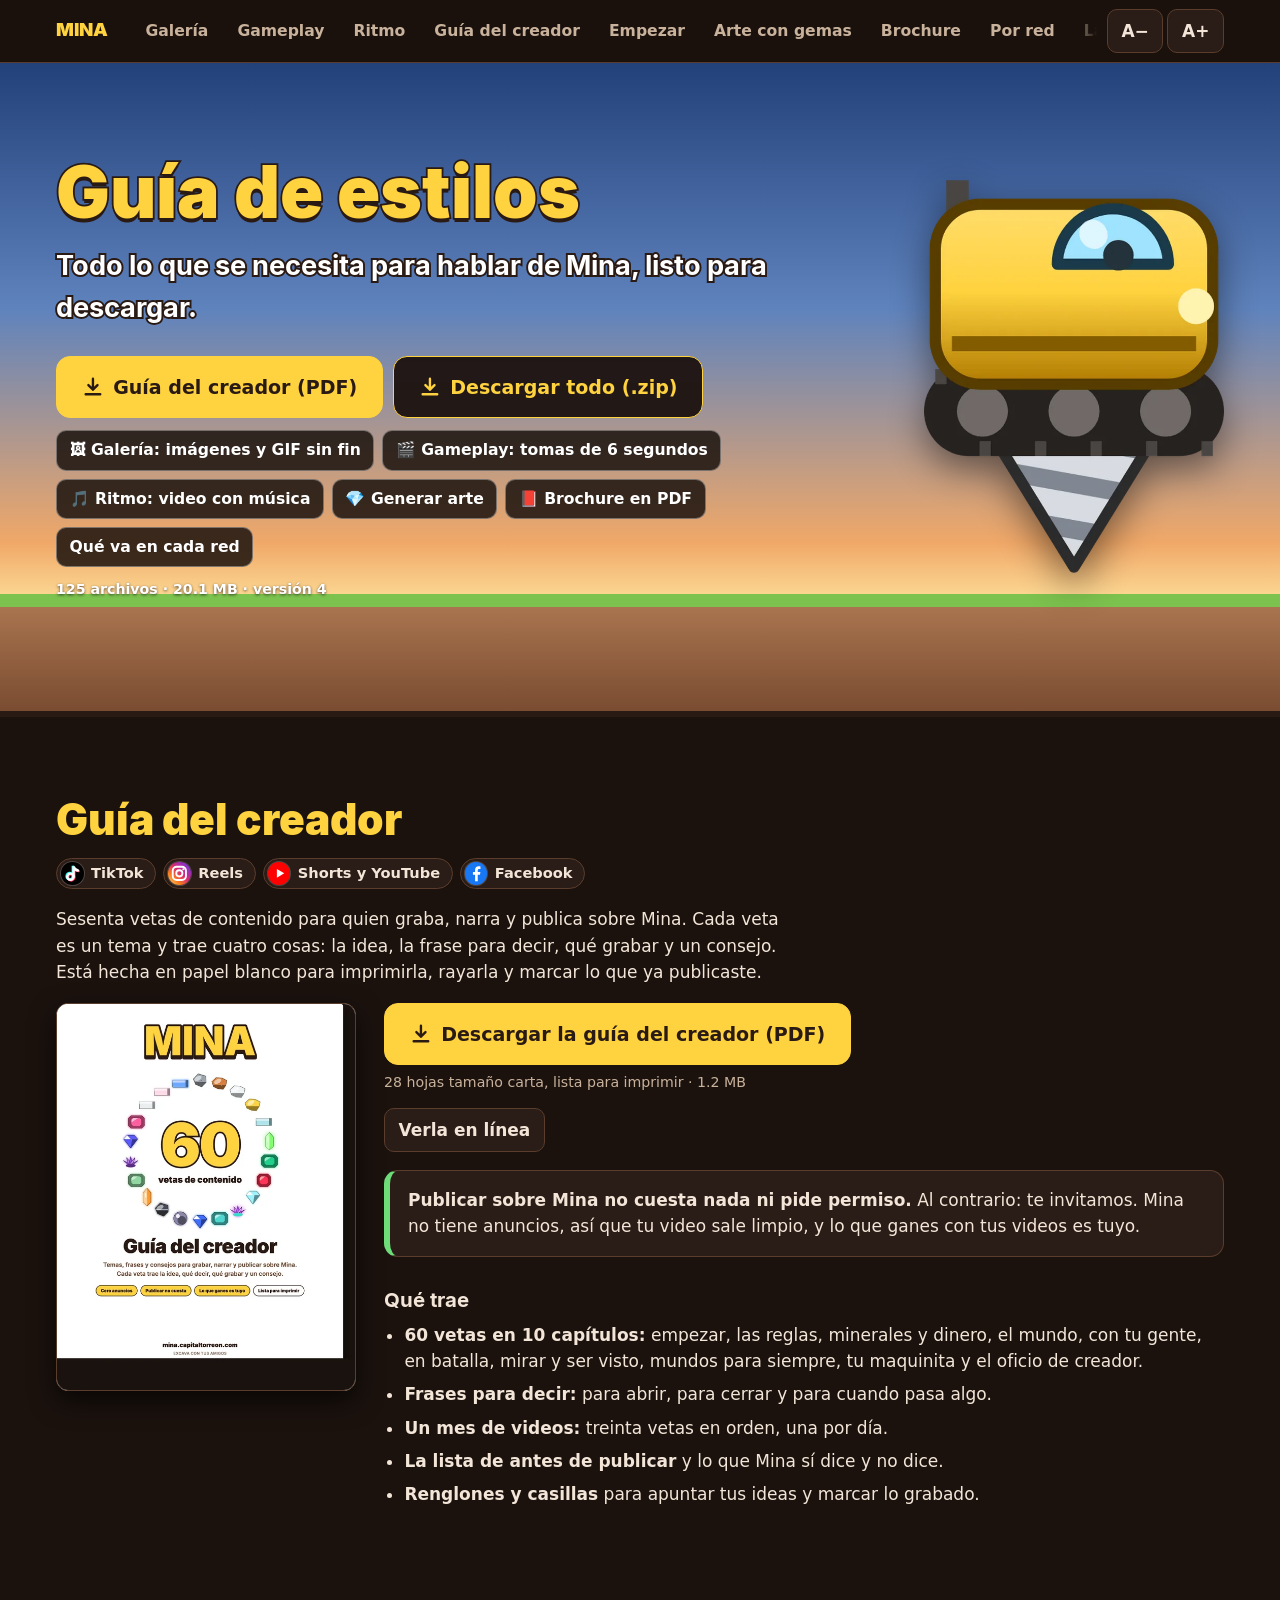
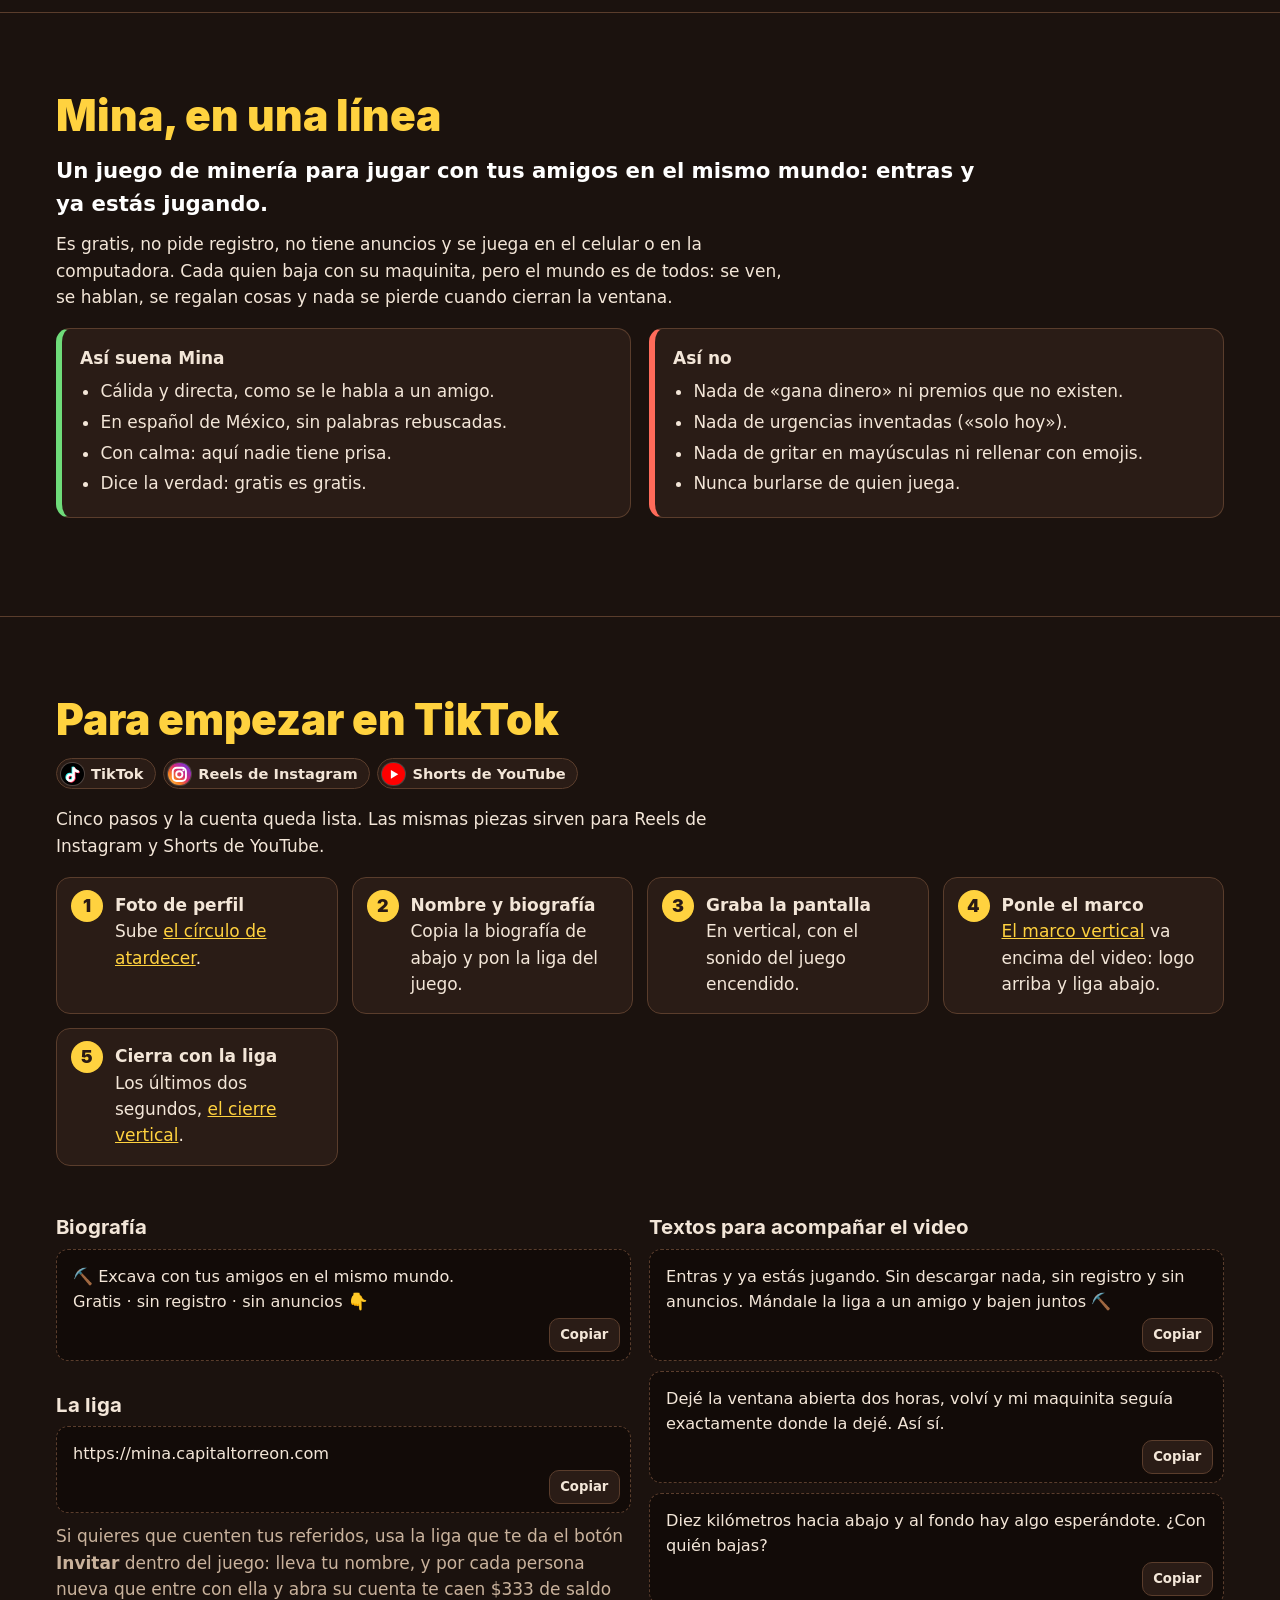
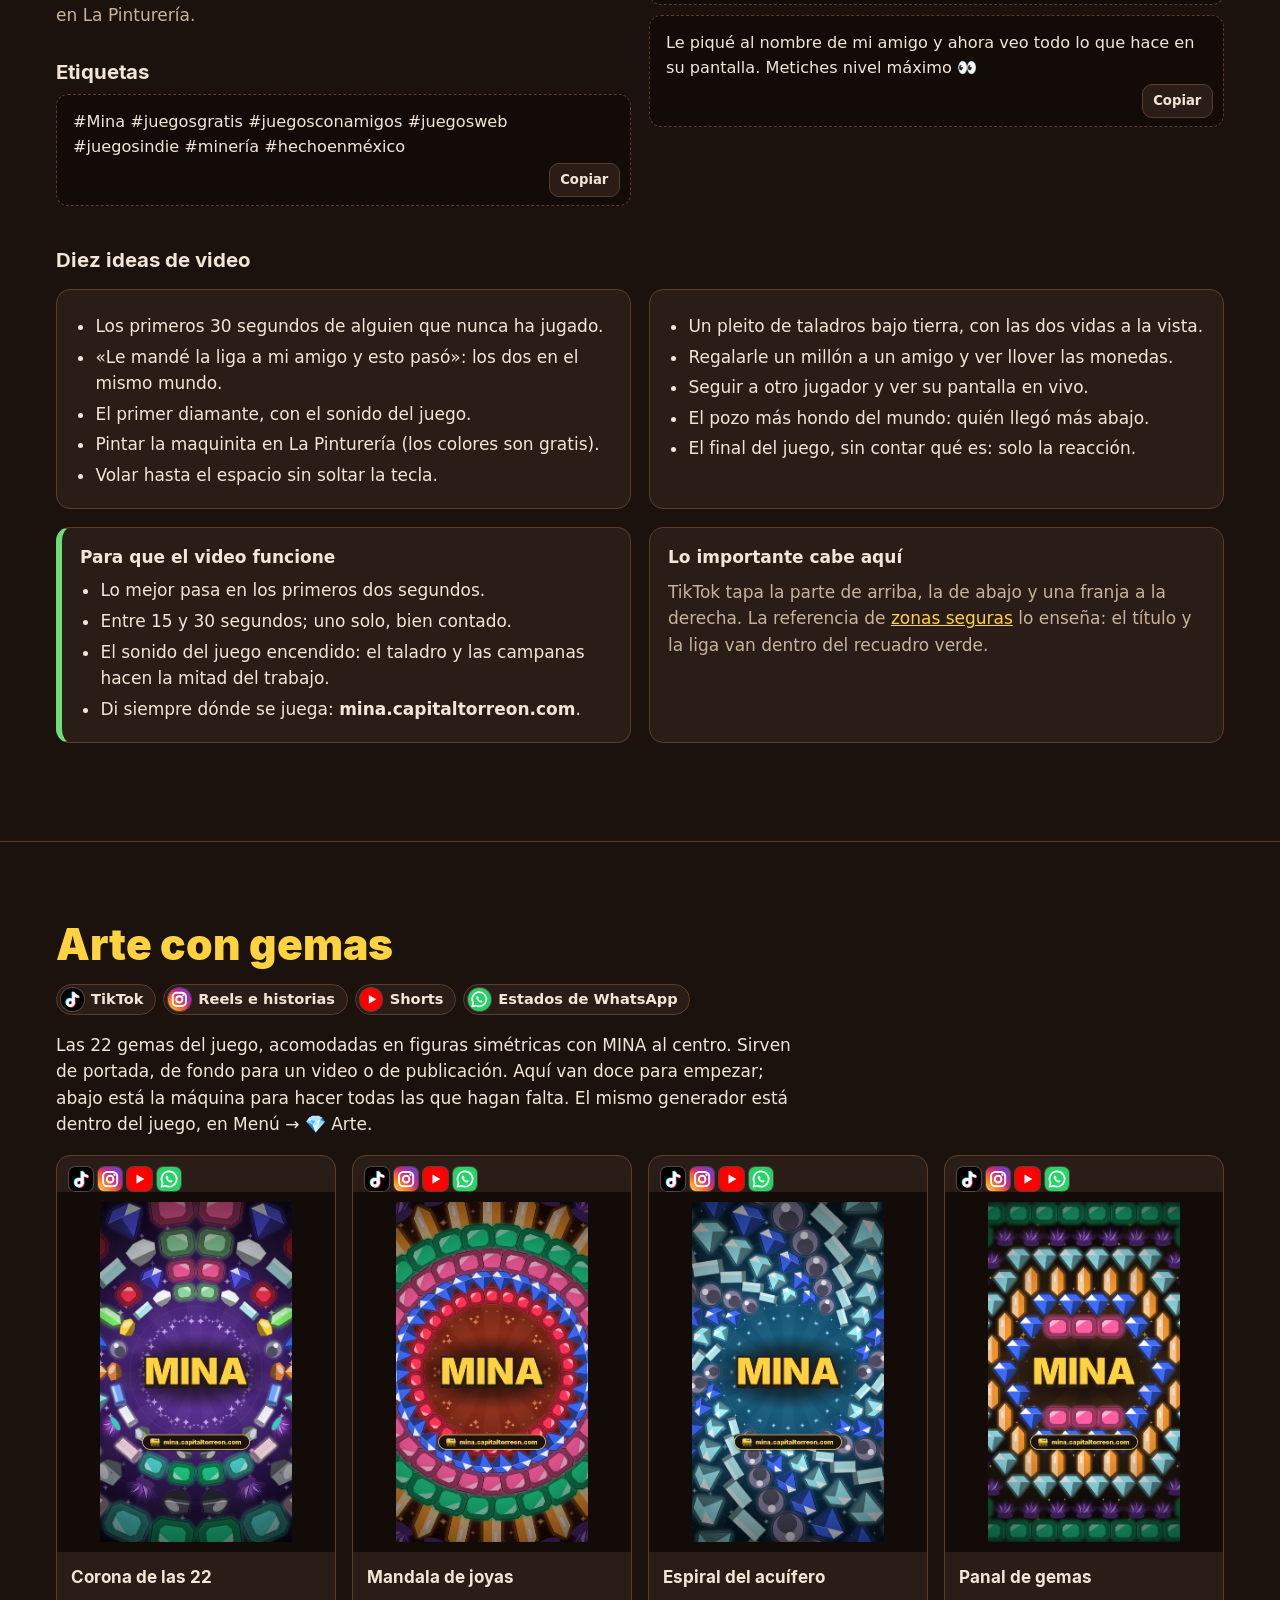
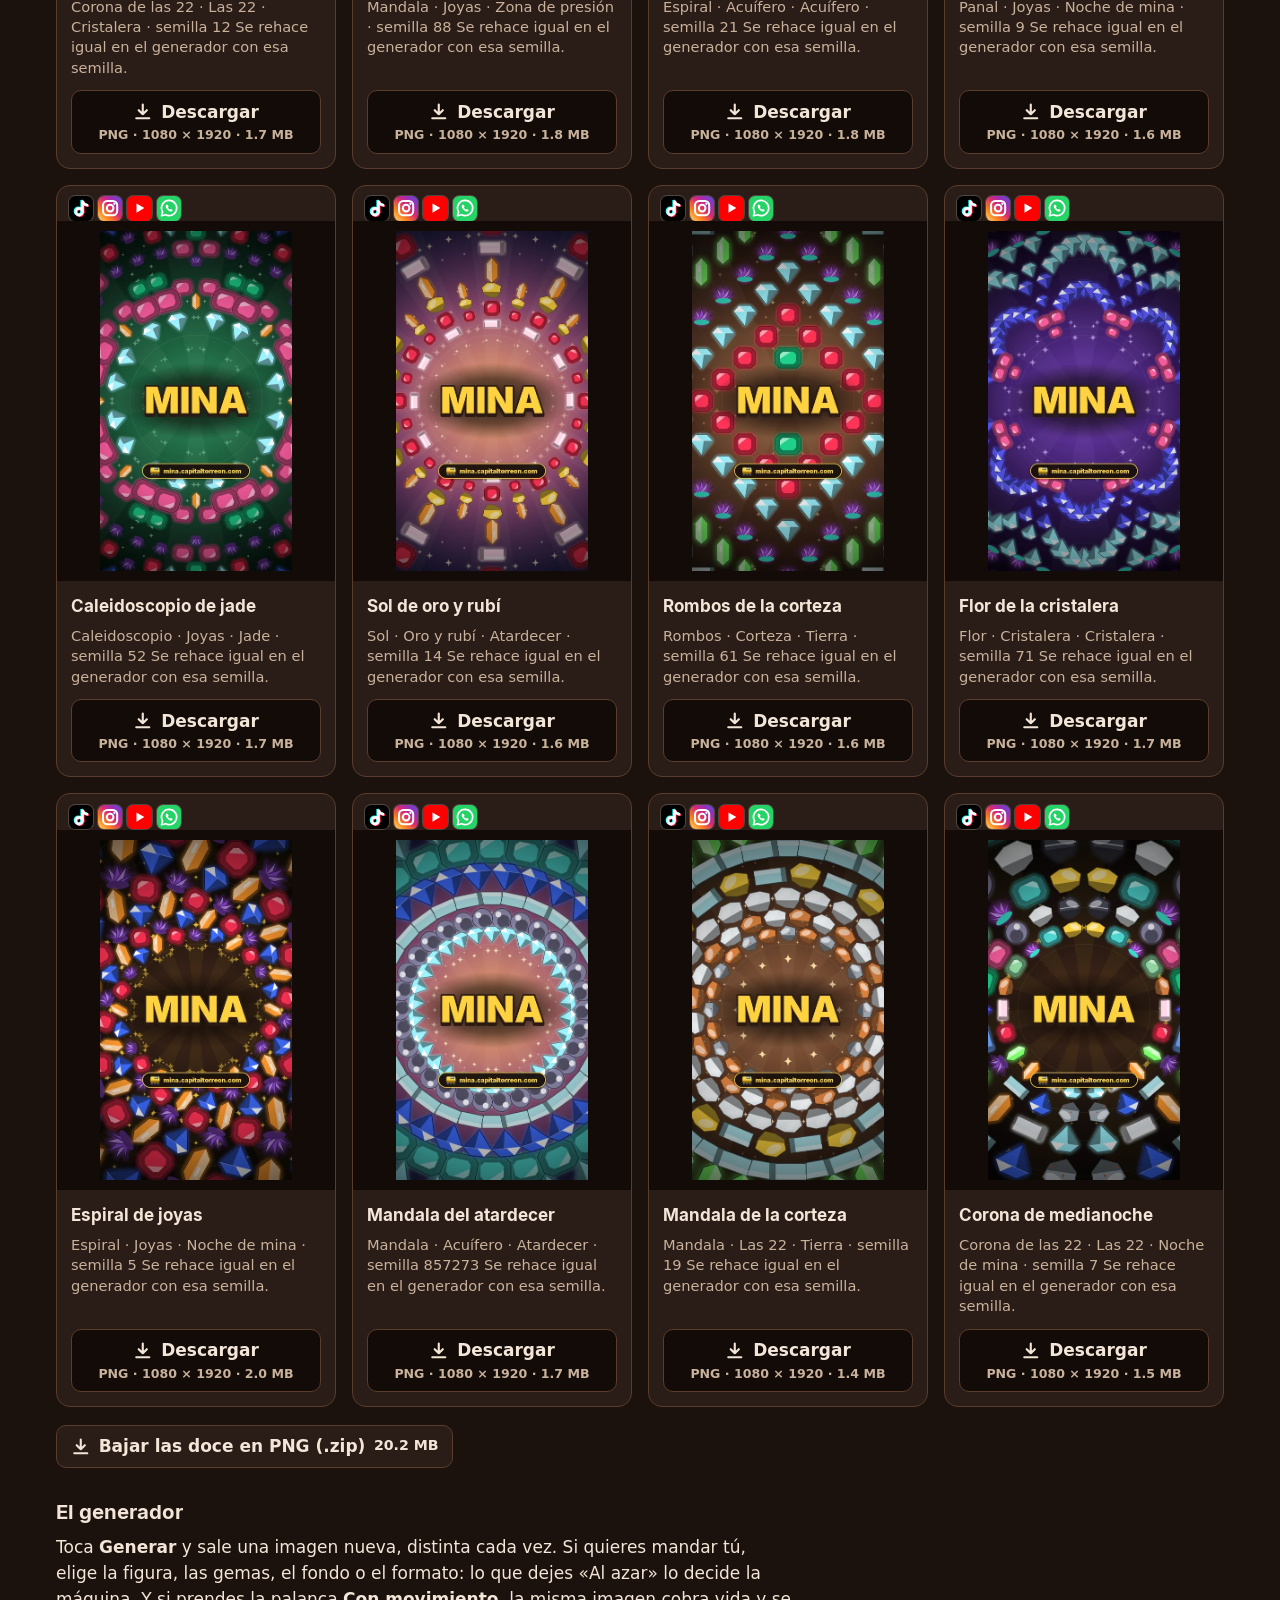
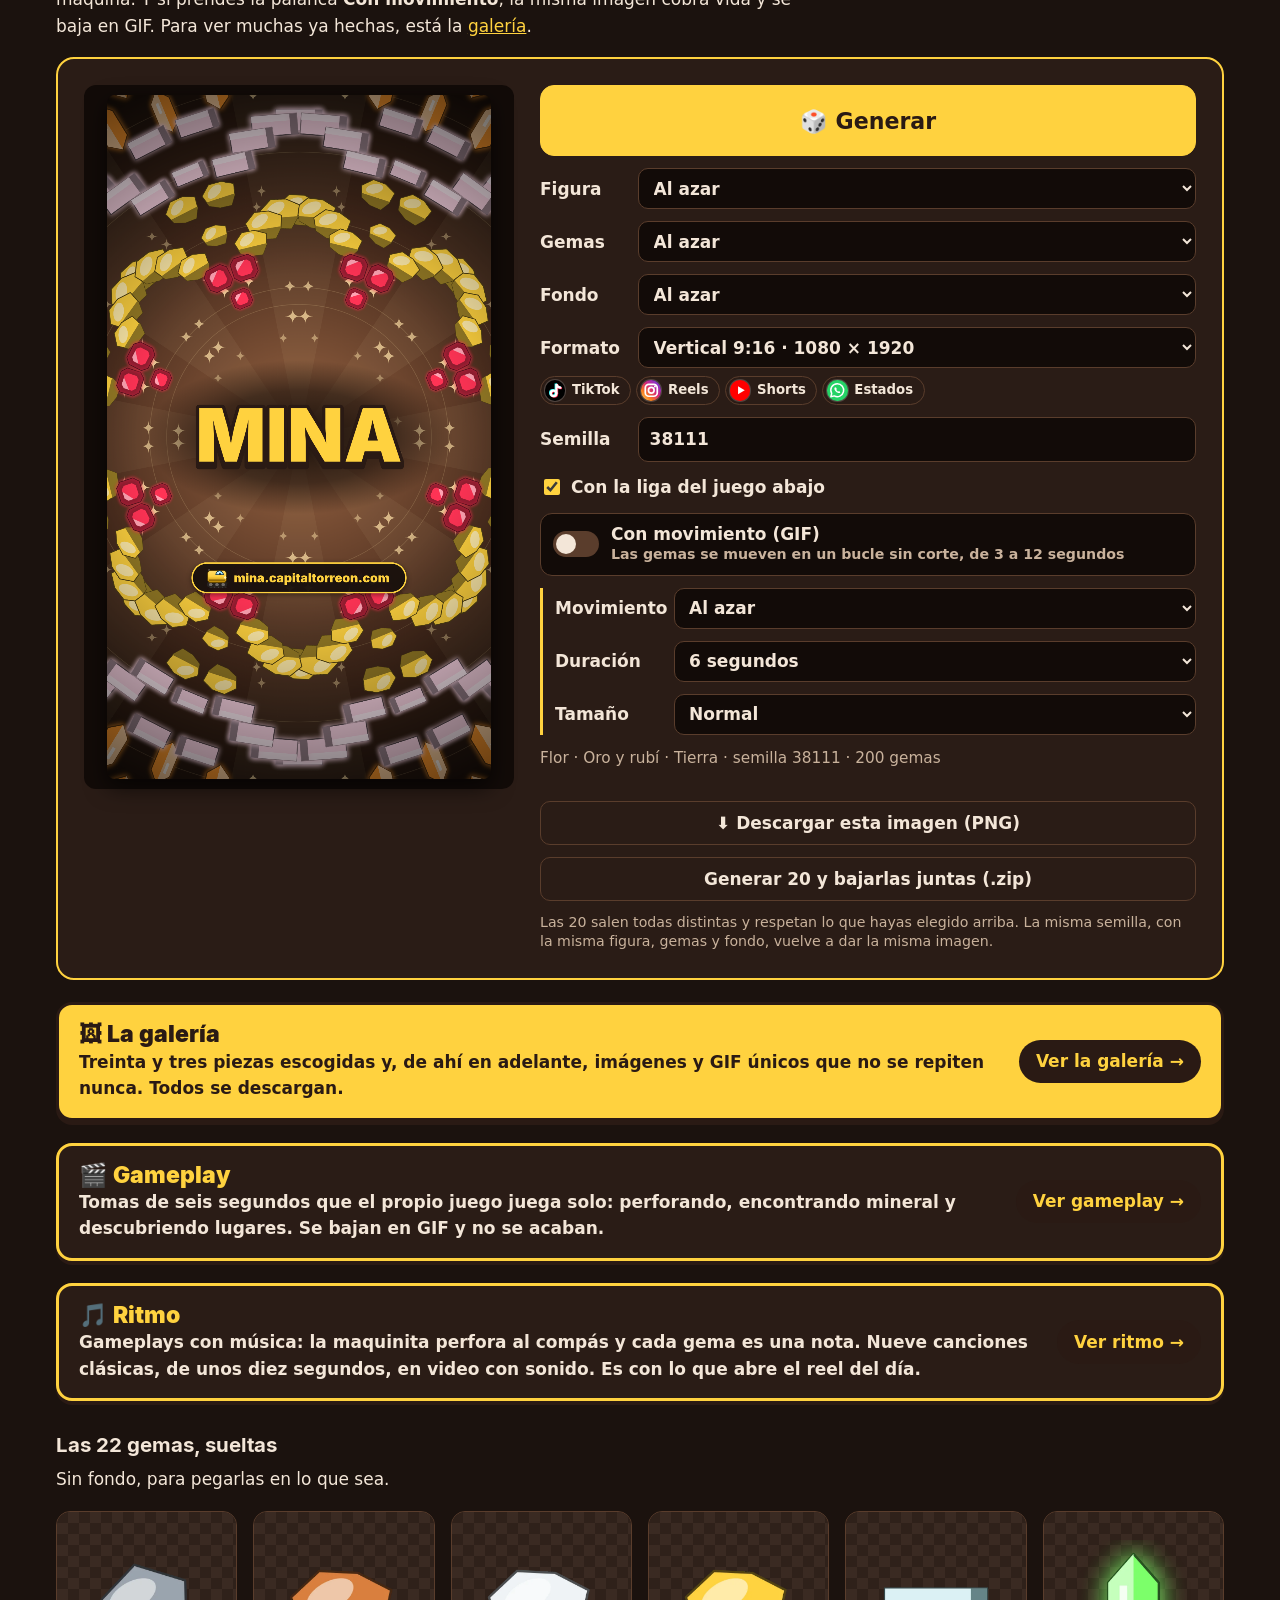
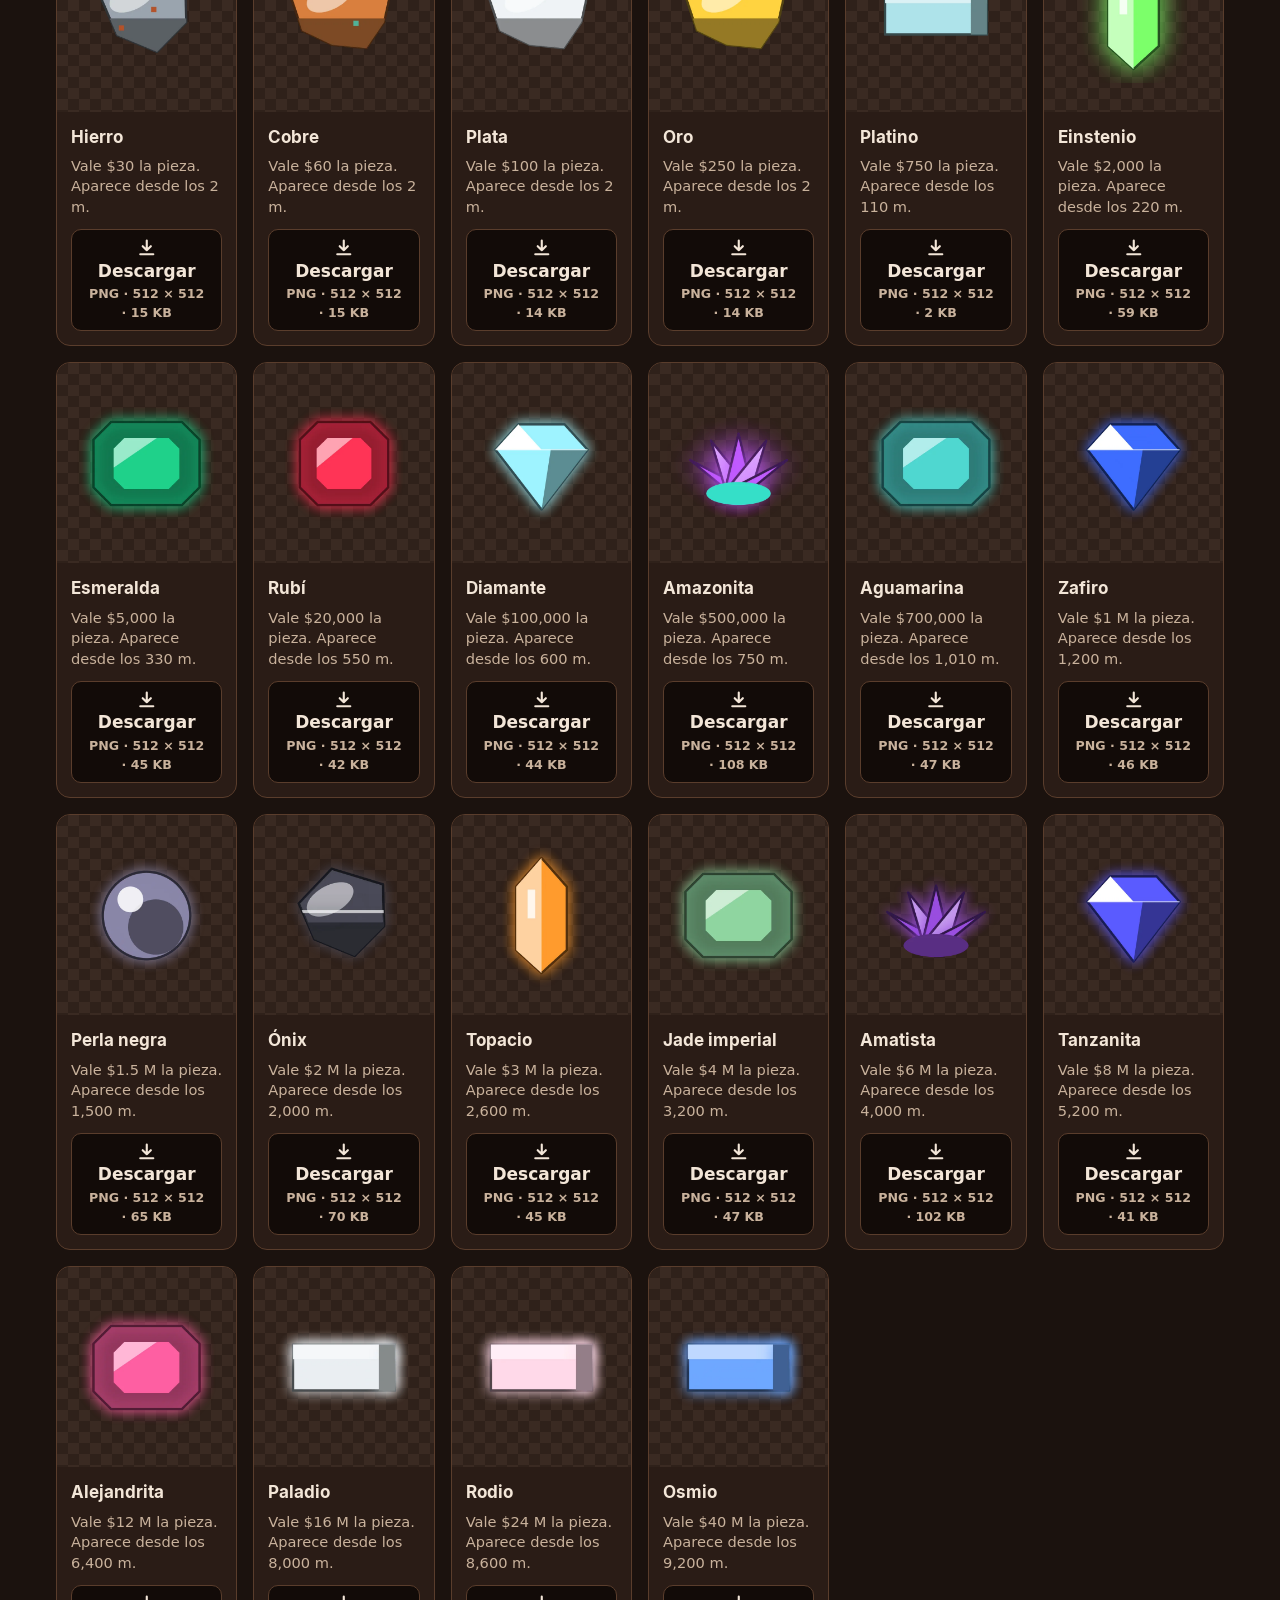
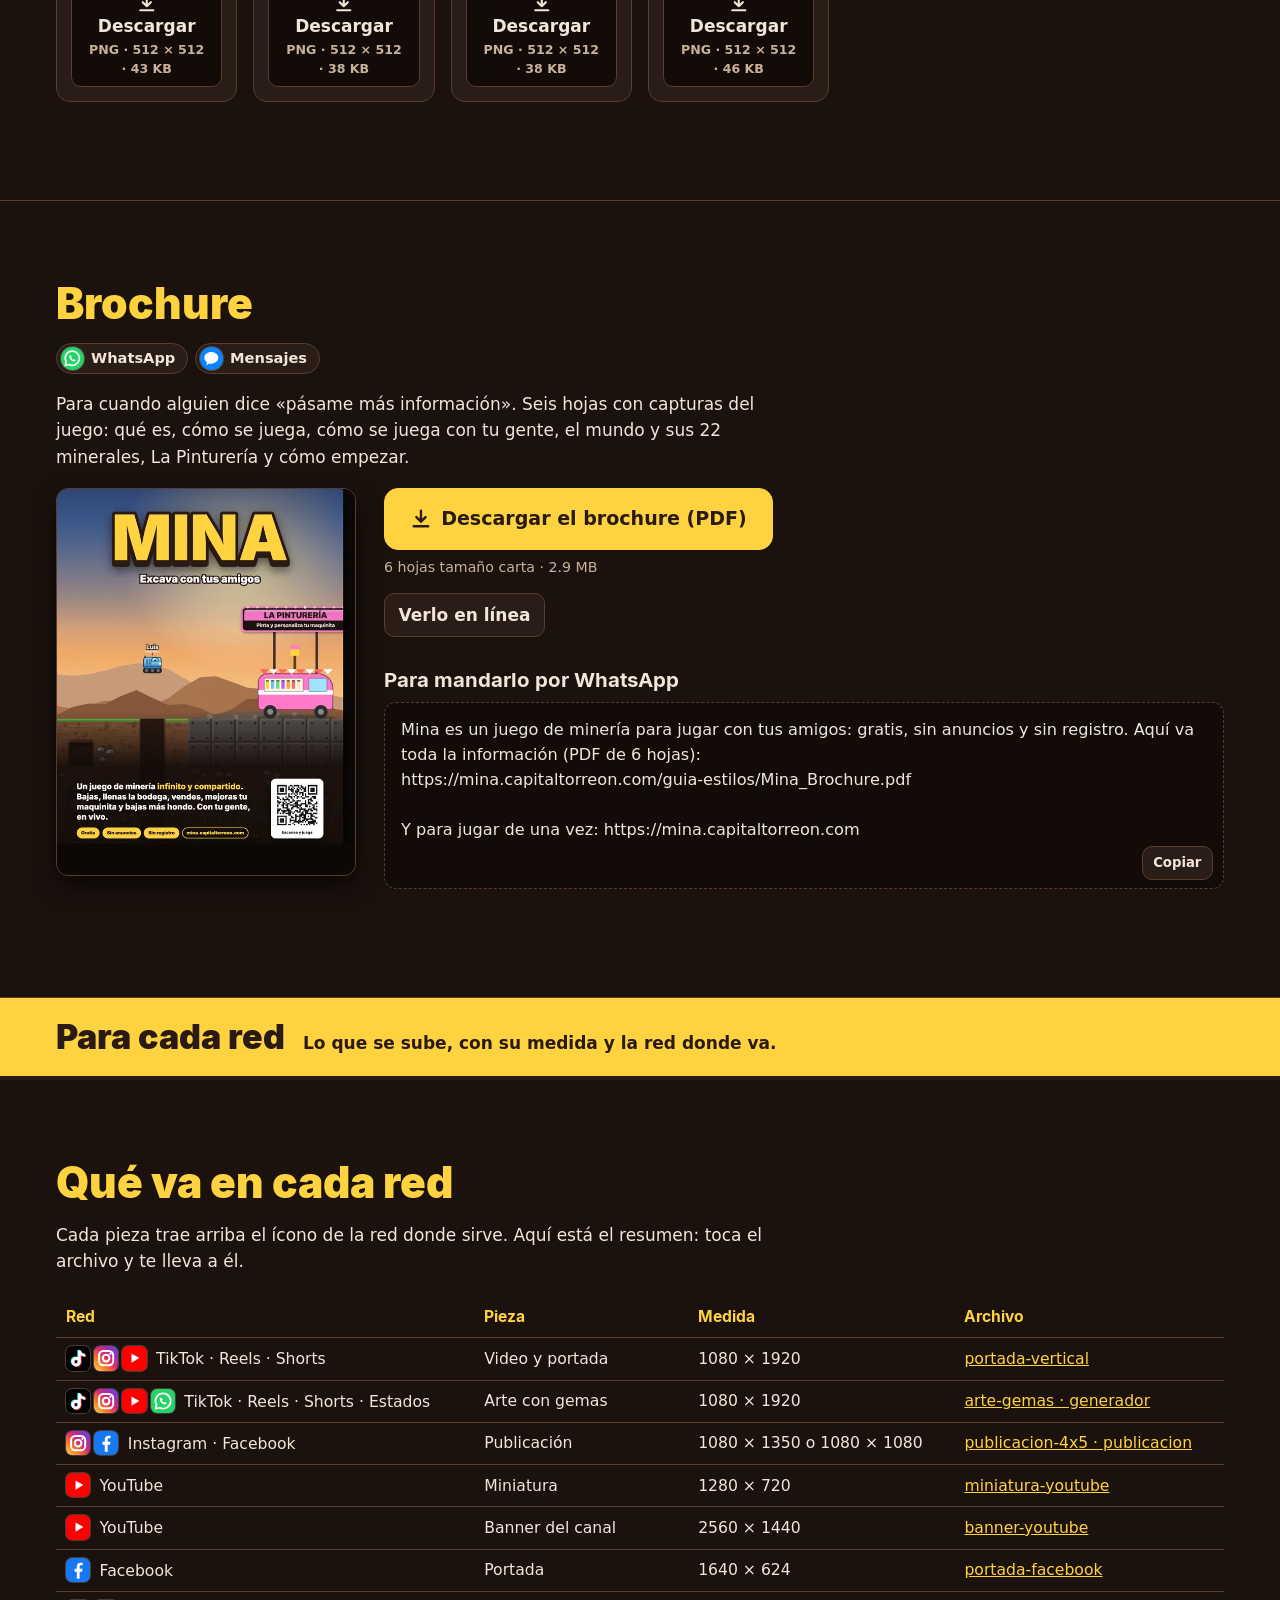
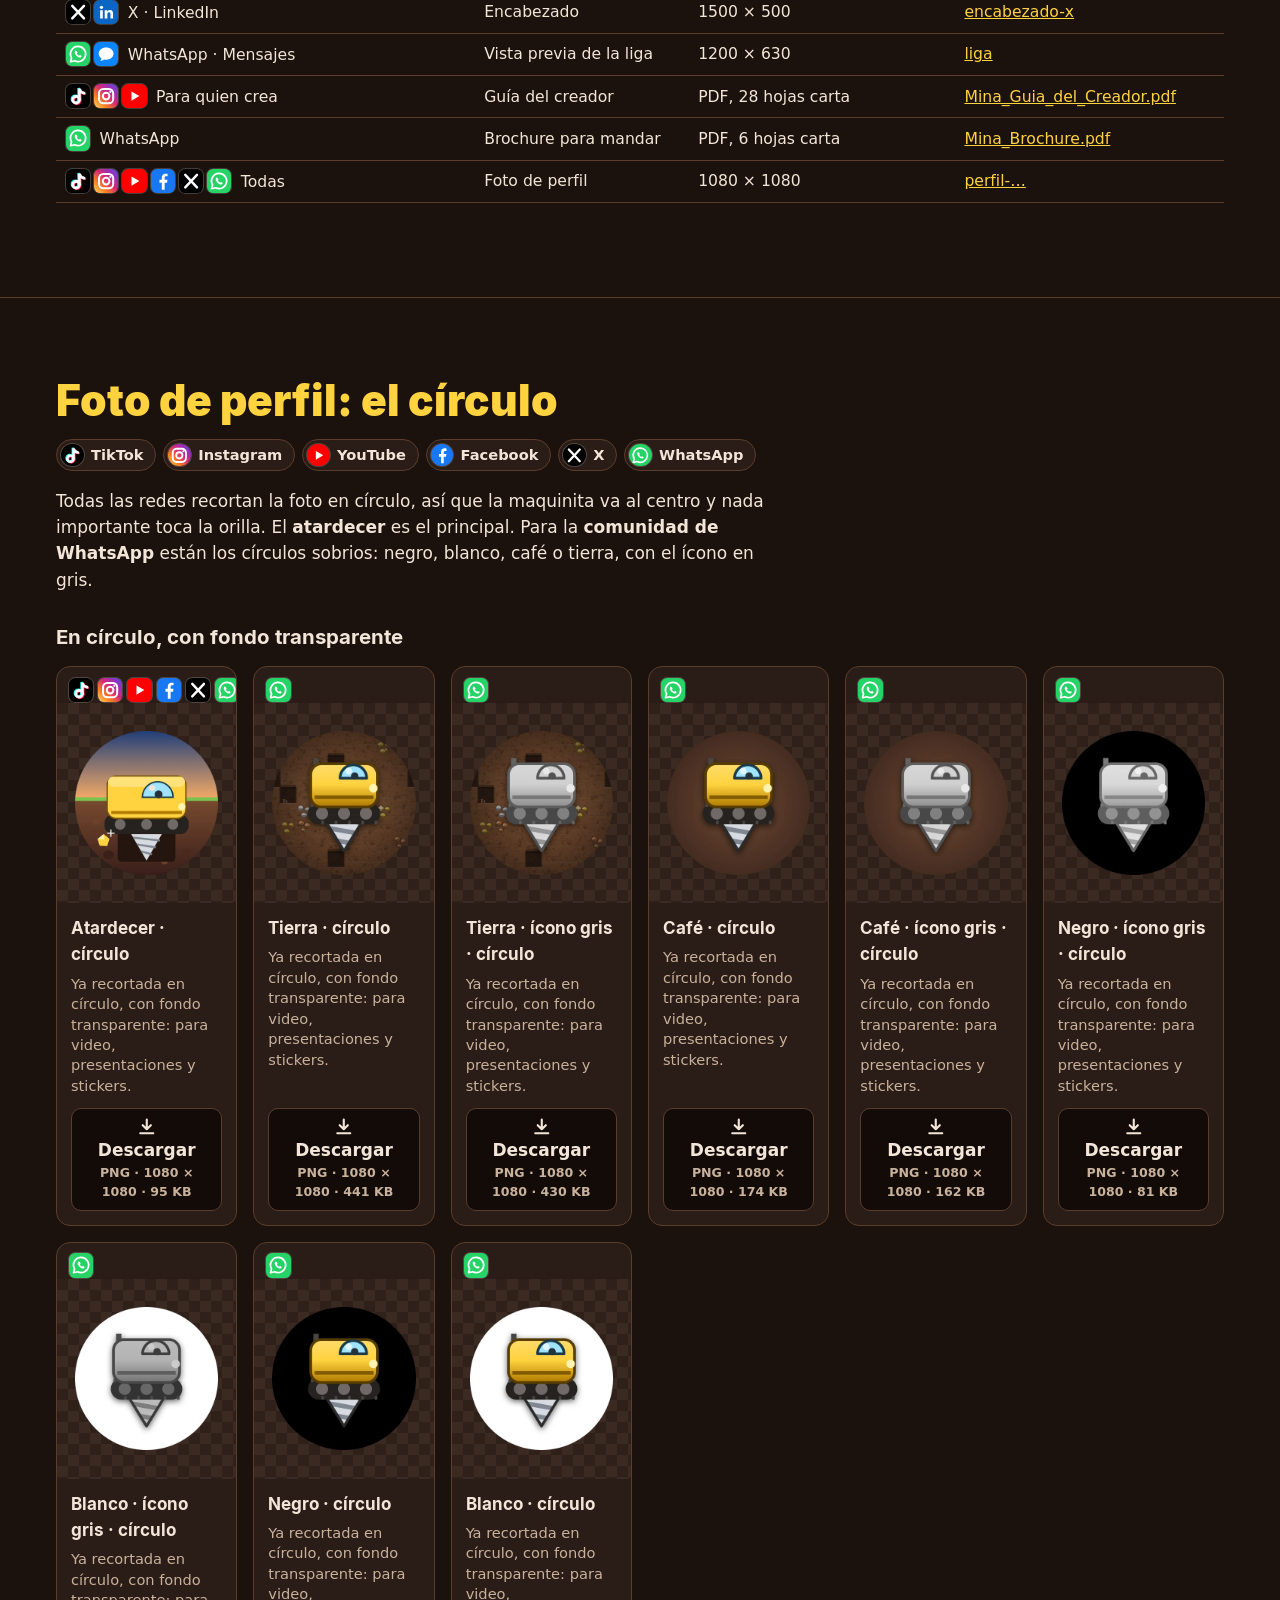
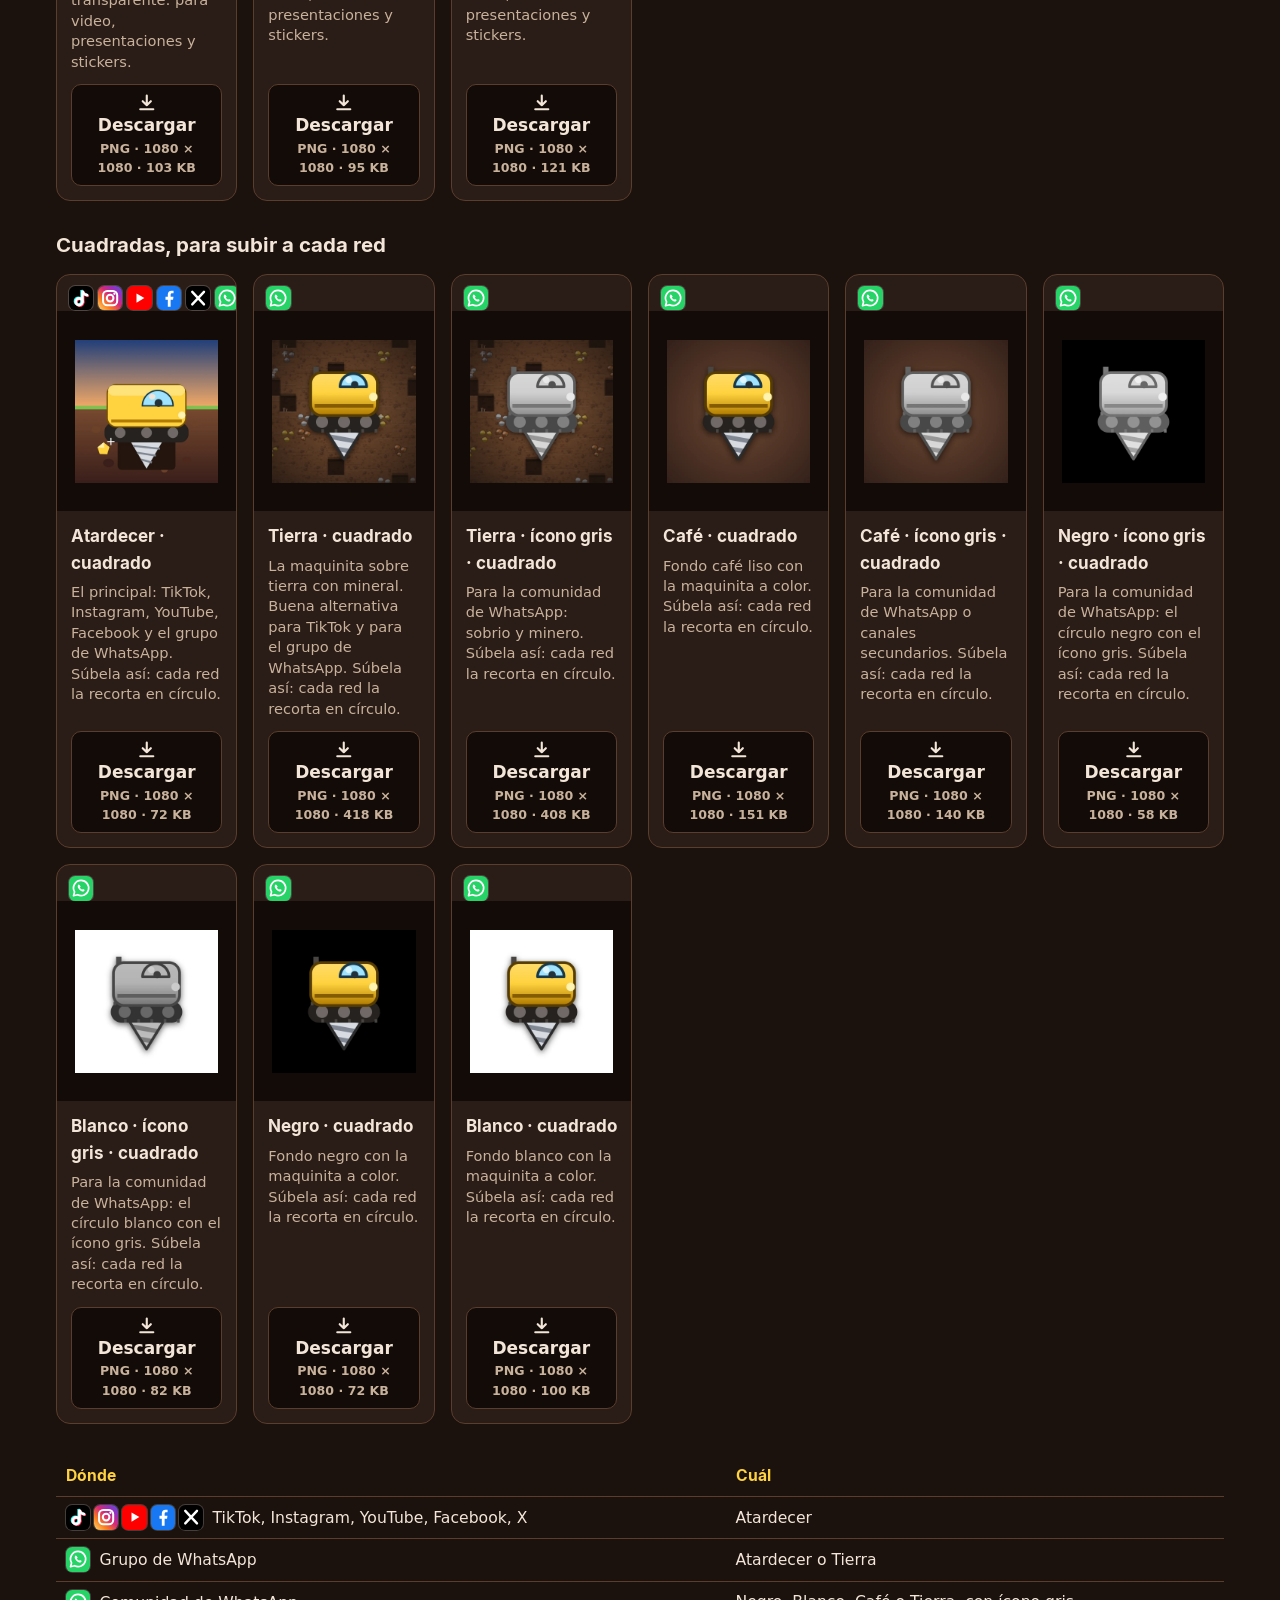
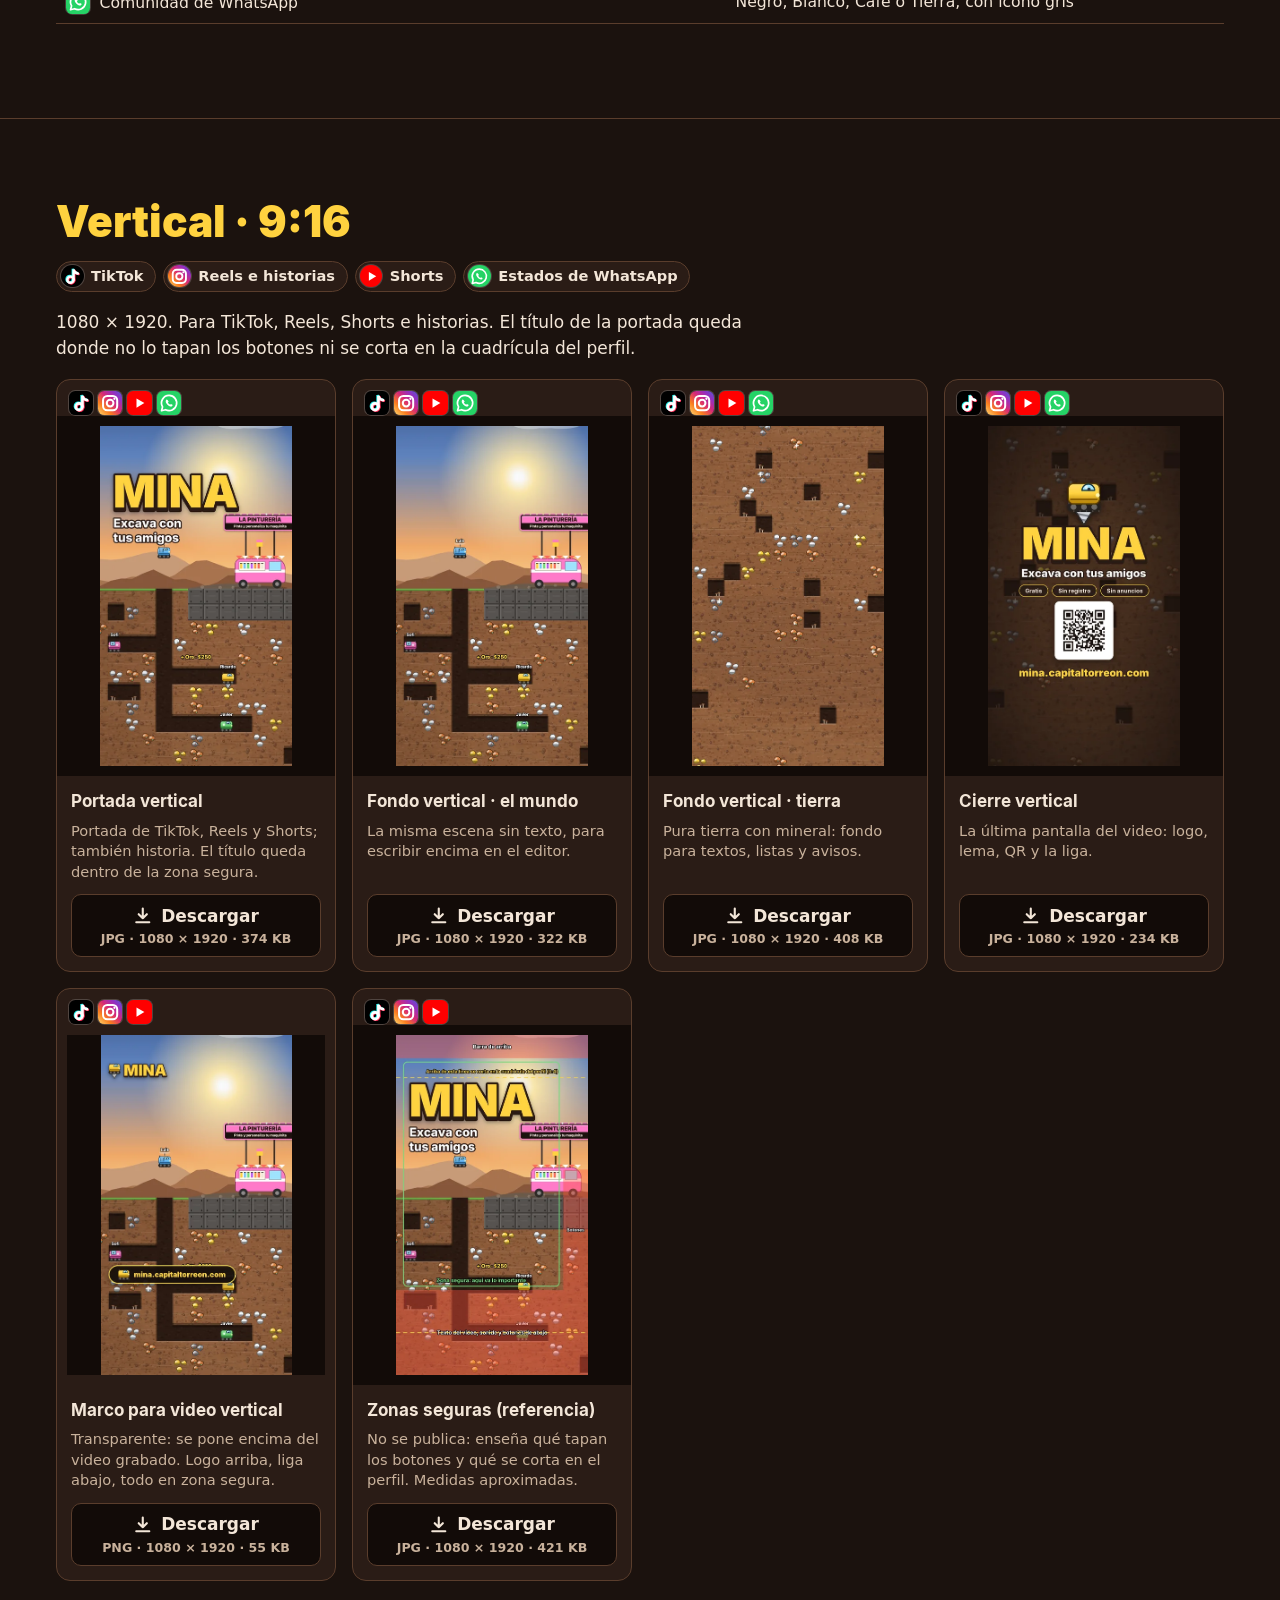
<file: publico/guia-estilos/index.html>
<!doctype html>
<!-- Mina · Guía de estilos · Ricardo López Reyero (RLR) · mina.capitaltorreon.com/guia-estilos -->
<html lang="es" data-k="eye" data-rev="181218">
<head>
<meta charset="utf-8">
<meta name="viewport" content="width=device-width,initial-scale=1,viewport-fit=cover">
<title>Mina · Guía de estilos</title>
<meta name="description" content="Todo lo que se necesita para publicar sobre Mina: ícono, logotipo, foto de perfil, portadas para TikTok y redes, marcos para video, colores y tipografía. Cada imagen se descarga con un clic.">
<meta name="author" content="Ricardo López Reyero">
<meta property="og:type" content="website"><meta property="og:site_name" content="Mina"><meta property="og:locale" content="es_MX">
<meta property="og:url" content="https://mina.capitaltorreon.com/guia-estilos/">
<meta property="og:title" content="Mina · Guía de estilos">
<meta property="og:description" content="Ícono, logotipo, foto de perfil, portadas, marcos para video, colores y tipografía. Todo se descarga con un clic.">
<meta property="og:image" content="https://mina.capitaltorreon.com/guia-estilos/kit/07-horizontal/portada-horizontal-1920x1080.jpg">
<meta name="twitter:card" content="summary_large_image">
<meta name="theme-color" content="#1b120e"><meta name="build" content="eye"><meta name="rev" content="181218">
<link rel="icon" type="image/png" sizes="32x32" href="/iconos/icono-32.png"><link rel="apple-touch-icon" href="/iconos/icono-180.png">
<style>
/* RLR · una sola hoja: la guía se ve con los colores y la letra de Mina */
@font-face{font-family:Inter;font-weight:900;font-display:swap;src:url(kit/10-tipografia/Inter-Black.ttf) format("truetype")}
@font-face{font-family:Inter;font-weight:700 800;font-display:swap;src:url(kit/10-tipografia/Inter-Bold.ttf) format("truetype")}
:root{--f:1;--bg:#1b120e;--caja:#2a1c16;--borde:#5a3d2c;--tx:#f3e6d8;--su:#c9b29c;--ac:#ffd23f;--tinta:#2a1a14;--ok:#6fdc7a}
*{box-sizing:border-box}
html{scroll-behavior:smooth;scroll-padding-top:70px}
body{margin:0;background:var(--bg);color:var(--tx);font:calc(17px*var(--f))/1.55 system-ui,-apple-system,"Segoe UI",Roboto,sans-serif}
a{color:var(--ac)}
h1,h2,h3{font-family:Inter,system-ui,sans-serif;line-height:1.1;margin:0}
h1{font-weight:900;font-size:clamp(2.2em,7vw,4.2em);color:var(--ac);-webkit-text-stroke:.05em var(--tinta);paint-order:stroke fill;text-shadow:0 .06em 0 var(--tinta)}
h2{font-weight:900;font-size:clamp(1.6em,4.4vw,2.5em);color:var(--ac);margin-bottom:.35em}
h3{font-weight:800;font-size:1.2em;color:var(--tx);margin:1.6em 0 .5em}
p{margin:.5em 0;max-width:68ch}
.envuelve{max-width:1240px;margin:0 auto;padding:0 clamp(16px,4vw,36px)}
nav{position:sticky;top:0;z-index:5;background:#1b120ef2;backdrop-filter:blur(8px);border-bottom:1px solid var(--borde)}
nav .envuelve{display:flex;gap:10px;align-items:center;padding-top:8px;padding-bottom:8px}
nav .ligas{display:flex;gap:4px;align-items:center;flex:1;min-width:0;overflow-x:auto;scrollbar-width:none;-webkit-mask-image:linear-gradient(90deg,#000 calc(100% - 26px),#0000);mask-image:linear-gradient(90deg,#000 calc(100% - 26px),#0000);padding-right:22px}
nav .ligas::-webkit-scrollbar{display:none}
nav a{white-space:nowrap;text-decoration:none;color:var(--su);font-weight:700;font-size:.92em;padding:.45em .8em;border-radius:999px}
nav a:hover{background:var(--caja);color:var(--tx)}
nav .marca{color:var(--ac);font-family:Inter,system-ui;font-weight:900;font-size:1.1em;padding-left:0;flex:none}
nav .tam{display:flex;gap:4px;flex:none}
button,.boton{font:inherit;font-weight:800;cursor:pointer;border:1px solid var(--borde);background:var(--caja);color:var(--tx);border-radius:10px;padding:.45em .8em;text-decoration:none;display:inline-flex;align-items:center;gap:.5em}
button:hover,.boton:hover{border-color:var(--ac)}
.boton.grande{background:var(--ac);color:var(--tinta);border-color:var(--ac);font-size:1.12em;padding:.8em 1.3em;border-radius:14px}
.boton.grande:hover{filter:brightness(1.08)}
.boton svg{width:1.15em;height:1.15em;flex:none}
header.portada{background:linear-gradient(#22407a,#5f83bd 38%,#f0a868 74%,#fbd590 82%,#7cc24e 82%,#7cc24e 84%,#a9744f 84%,#7a4c31);padding:clamp(40px,8vw,90px) 0 clamp(50px,9vw,110px);border-bottom:6px solid var(--tinta)}
header.portada .envuelve{display:grid;grid-template-columns:1fr auto;gap:30px;align-items:center}
header.portada img{width:min(300px,34vw);height:auto;filter:drop-shadow(0 14px 18px #0007)}
header.portada p{font-family:Inter,system-ui;font-weight:800;font-size:clamp(1.1em,2.6vw,1.6em);color:#fff;-webkit-text-stroke:.14em var(--tinta);paint-order:stroke fill;margin:.5em 0 1em}
header.portada small{display:block;margin-top:.8em;color:#fff;font-weight:700;text-shadow:0 1px 3px #000a}
section{padding:clamp(40px,7vw,80px) 0;border-bottom:1px solid var(--borde)}
.rejilla{display:grid;grid-template-columns:repeat(auto-fill,minmax(250px,1fr));gap:16px;margin:18px 0}
.rejilla.ancha{grid-template-columns:repeat(auto-fill,minmax(360px,1fr))}
.rejilla.chica{grid-template-columns:repeat(auto-fill,minmax(155px,1fr))}
.tarjeta{background:var(--caja);border:1px solid var(--borde);border-radius:14px;overflow:hidden;display:flex;flex-direction:column}
.tarjeta .vista{display:flex;align-items:center;justify-content:center;height:230px;padding:18px;position:relative}
.rejilla.chica .vista{height:200px}
.tarjeta .vista img{max-width:100%;max-height:100%;height:auto;width:auto;display:block;object-fit:contain}
.vista.cuadros{background:repeating-conic-gradient(#3a2a22 0 25%,#2f211a 0 50%) 0 0/22px 22px}
.vista.oscuro{background:#120b08}.vista.claro{background:#f3e6d8}
.tarjeta .vista.foto,.tarjeta .vista.marco{padding:10px;height:360px;background-color:#120b08}.rejilla.ancha .vista.foto,.rejilla.ancha .vista.marco{height:260px}
.tarjeta .vista.marco{background-origin:content-box;background-clip:content-box;background-position:center;background-size:contain;background-repeat:no-repeat}
.vista.archivo{font-size:3.4em;background:#120b08}
.tarjeta .dato{padding:12px 14px 14px;display:flex;flex-direction:column;gap:6px;flex:1}
.tarjeta b{font-family:Inter,system-ui;font-weight:800}
.tarjeta .uso{color:var(--su);font-size:.86em;line-height:1.4;flex:1}
.tarjeta .baja{margin-top:6px;justify-content:center;background:#120b08;flex-wrap:wrap;row-gap:0}
.tarjeta .baja small{color:var(--su);font-weight:600;font-size:.74em;flex-basis:100%;text-align:center}
.colores{display:grid;grid-template-columns:repeat(auto-fill,minmax(170px,1fr));gap:12px;margin:18px 0}
.color{border:1px solid var(--borde);border-radius:12px;overflow:hidden;background:var(--caja);cursor:pointer;text-align:left;padding:0;display:block;font-weight:400}
.color i{display:block;height:84px}.color span{display:block;padding:8px 10px 10px;font-size:.85em;line-height:1.35}.color b{display:block}.color code{color:var(--ac);font-weight:700}.color small{color:var(--su)}
.dos{display:grid;grid-template-columns:repeat(auto-fit,minmax(300px,1fr));gap:18px;margin:18px 0}
.nota{background:var(--caja);border:1px solid var(--borde);border-radius:14px;padding:16px 18px}
.nota.si{border-left:6px solid var(--ok)}.nota.no{border-left:6px solid #ff6b5a}
.nota ul{margin:.4em 0 0;padding-left:1.2em}.nota li{margin:.25em 0}
.copia{position:relative;background:#120b08;border:1px dashed var(--borde);border-radius:12px;padding:14px 16px 46px;white-space:pre-wrap;margin:10px 0;font-size:.95em}
.copia button{position:absolute;right:10px;bottom:8px;font-size:.82em}
table{border-collapse:collapse;width:100%;margin:14px 0;font-size:.92em}th,td{text-align:left;padding:8px 10px;border-bottom:1px solid var(--borde)}th{color:var(--ac);font-family:Inter,system-ui}
.tabla{overflow-x:auto}
.tipo p{margin:.1em 0;max-width:none;font-family:Inter,system-ui}
.pasos{counter-reset:p;display:grid;grid-template-columns:repeat(auto-fit,minmax(230px,1fr));gap:14px;margin:18px 0;padding:0;list-style:none}
.pasos li{counter-increment:p;background:var(--caja);border:1px solid var(--borde);border-radius:14px;padding:14px 16px 16px 58px;position:relative}
.pasos li::before{content:counter(p);position:absolute;left:14px;top:12px;width:32px;height:32px;border-radius:50%;background:var(--ac);color:var(--tinta);font:900 1.05em/32px Inter,system-ui;text-align:center}
#aviso{position:fixed;left:50%;bottom:22px;transform:translateX(-50%) translateY(20px);background:var(--ac);color:var(--tinta);font-weight:800;padding:.6em 1.1em;border-radius:999px;opacity:0;transition:.25s;pointer-events:none;z-index:9}
#aviso.on{opacity:1;transform:translateX(-50%)}
footer{padding:40px 0 70px;color:var(--su);font-size:.9em}
/* los íconos de cada red: una ficha de color con su figura en blanco */
.red{display:inline-flex;width:1.55em;height:1.55em;border-radius:.4em;flex:none;vertical-align:-.4em;box-shadow:0 0 0 1px #ffffff2e;overflow:hidden}
.red svg{width:100%;height:100%;display:block}
.red.tt,.red.x{background:#000}.red.yt{background:#f00}.red.fb{background:#1877f2}.red.in{background:#0a66c2}.red.wa{background:#25d366}.red.msj{background:#0a84ff}
.red.ig{background:linear-gradient(45deg,#feda75,#fa7e1e 28%,#d62976 55%,#962fbf 78%,#4f5bd5)}
.redes{display:flex;gap:5px;align-items:center;padding:10px 12px 0;font-size:.92em;min-height:2.3em}
.para{display:flex;flex-wrap:wrap;gap:7px;margin:.1em 0 1em;max-width:none}
.pastilla{display:inline-flex;align-items:center;gap:.5em;background:var(--caja);border:1px solid var(--borde);border-radius:999px;padding:.22em .8em .22em .28em;font-weight:700;font-size:.86em;white-space:nowrap}
.pastilla .red{vertical-align:0;border-radius:50%}
.para.chica{margin:-4px 0 0;gap:5px}.para.chica .pastilla{font-size:.78em}
td[data-redes] .grupito{display:inline-flex;gap:4px;margin-right:.6em;vertical-align:-.4em}td[data-redes] .red{vertical-align:0}
.redes-tabla td:first-child{white-space:nowrap}
.grupo{background:var(--ac);color:var(--tinta);padding:20px 0;border-bottom:4px solid var(--tinta)}
.grupo .envuelve{display:flex;gap:6px 18px;align-items:baseline;flex-wrap:wrap}
.grupo b{font:900 clamp(1.4em,3.6vw,2em)/1.1 Inter,system-ui,sans-serif}.grupo span{font-weight:700}
/* el generador de arte y el brochure */
.arriba-botones{display:flex;flex-wrap:wrap;gap:10px}.boton.grande.oscuro{background:#1b120ef0;color:var(--ac);border-color:var(--ac)}
.atajos{display:flex;flex-wrap:wrap;gap:8px;margin-top:12px}.boton.claro{background:#1b120ed9;color:#fff;border-color:#ffffff59;font-size:.92em}.boton.claro:hover{border-color:var(--ac)}
.gen{display:grid;grid-template-columns:minmax(0,430px) minmax(260px,1fr);gap:26px;align-items:start;background:var(--caja);border:2px solid var(--ac);border-radius:18px;padding:clamp(14px,3vw,26px);margin:18px 0}
.gen-vista{background:#120b08;border-radius:12px;padding:10px;display:flex;justify-content:center;min-height:300px;align-items:center}
.gen-vista canvas{max-width:100%;max-height:76vh;width:auto;height:auto;border-radius:8px;display:block;box-shadow:0 8px 22px #000a}
.gen-mando{display:flex;flex-direction:column;gap:12px}
.gen-mando .boton.grande{justify-content:center;font-size:1.3em}
.gen-mando label{display:grid;grid-template-columns:5.2em 1fr;gap:10px;align-items:center;font-weight:700}
.gen-mando select,.gen-mando input[type=text]{font:inherit;font-weight:700;background:#120b08;color:var(--tx);border:1px solid var(--borde);border-radius:10px;padding:.5em .6em;min-width:0;width:100%}
.gen-mando label.chk{display:flex;gap:8px;font-weight:700}.gen-mando label.chk input{width:1.2em;height:1.2em;accent-color:var(--ac)}
.gen-mando button,.gen-mando .boton{justify-content:center}
.gen-dato{color:var(--su);font-size:.9em;margin:0;min-height:2.8em}
.gen-mando label.palanca{display:flex;grid-template-columns:none;gap:12px;align-items:center;cursor:pointer;background:#120b08;border:1px solid var(--borde);border-radius:12px;padding:10px 12px}
.palanca input{position:absolute;opacity:0;pointer-events:none}
.palanca i{flex:none;width:46px;height:26px;border-radius:999px;background:#5a3d2c;position:relative;transition:background .18s}
.palanca i::after{content:"";position:absolute;left:3px;top:3px;width:20px;height:20px;border-radius:50%;background:#f3e6d8;transition:transform .18s}
.palanca input:checked+i{background:var(--ac)}.palanca input:checked+i::after{transform:translateX(20px);background:var(--tinta)}
.palanca input:focus-visible+i{outline:2px solid var(--ac);outline-offset:2px}
.palanca span{display:block;line-height:1.25}.palanca small{display:block;font-weight:600}
.llamada{display:flex;gap:14px 22px;align-items:center;flex-wrap:wrap;text-decoration:none;background:var(--ac);color:var(--tinta);border:3px solid var(--tinta);border-radius:16px;padding:16px 20px;margin:22px 0;box-shadow:0 4px 0 var(--tinta)}.llamada span{flex:1;min-width:230px;font-weight:700}.llamada b{display:block;font:900 1.35em/1.2 Inter,system-ui}.llamada i{font-style:normal;font-weight:900;background:var(--tinta);color:var(--ac);border-radius:999px;padding:.5em 1em;white-space:nowrap}
.gif-ops{display:flex;flex-direction:column;gap:12px;border-left:3px solid var(--ac);padding-left:12px}.gen-mando .gif-ops label{grid-template-columns:6.4em 1fr}
.gen-mando small{color:var(--su);line-height:1.4}
.bro{display:grid;grid-template-columns:minmax(0,300px) 1fr;gap:28px;align-items:start;margin:18px 0}
.bro-img{display:block;border-radius:12px;overflow:hidden;border:1px solid var(--borde);box-shadow:0 10px 26px #000a;line-height:0}
.bro-img img{width:100%;height:auto;display:block}
.bro small{display:block;color:var(--su);margin:.5em 0 1em}
.trae{margin:.4em 0 0;padding-left:1.2em}.trae li{margin:.4em 0}
#creador .bro-img{background:#fff}
@media(max-width:760px){.gen,.bro{grid-template-columns:1fr}.bro-img{max-width:300px}}
@media(max-width:700px){.redes-tabla,.redes-tabla tbody,.redes-tabla tr,.redes-tabla td{display:block;width:auto}.redes-tabla tr:first-child{display:none}.redes-tabla tr{padding:11px 0;border-bottom:1px solid var(--borde)}.redes-tabla td{border:0;padding:2px 0}.redes-tabla td:first-child{font-weight:700;white-space:normal;margin-bottom:3px}.redes-tabla td:nth-child(3){color:var(--su)}}
@media(max-width:640px){header.portada .envuelve{grid-template-columns:1fr}header.portada img{order:-1;width:150px}.rejilla.ancha{grid-template-columns:1fr}}
@media(prefers-reduced-motion:reduce){html{scroll-behavior:auto}}
</style>
</head>
<body>
<nav><div class="envuelve">
  <a class="marca" href="#arriba">MINA</a>
  <div class="ligas"><a href="/galeria">Galería</a><a href="/gameplay">Gameplay</a><a href="/ritmo">Ritmo</a><a href="#creador">Guía del creador</a><a href="#tiktok">Empezar</a><a href="#arte">Arte con gemas</a><a href="#brochure">Brochure</a><a href="#redes">Por red</a><a href="#marca">La marca</a></div>
  <span class="tam"><button id="menos" title="Letra más chica" aria-label="Letra más chica">A−</button><button id="mas" title="Letra más grande" aria-label="Letra más grande">A+</button></span>
</div></nav>

<header class="portada" id="arriba"><div class="envuelve">
  <div>
    <h1>Guía de estilos</h1>
    <p>Todo lo que se necesita para hablar de Mina, listo para descargar.</p>
    <div class="arriba-botones"><a class="boton grande" id="creArriba" href="Mina_Guia_del_Creador.pdf" download><svg viewBox="0 0 24 24" fill="none" stroke="currentColor" stroke-width="2.6" stroke-linecap="round" stroke-linejoin="round"><path d="M12 3v12m0 0l-5-5m5 5l5-5M4 20h16"/></svg><span>Guía del creador (PDF)</span></a>
    <a class="boton grande oscuro" id="zipArriba" href="#" download><svg viewBox="0 0 24 24" fill="none" stroke="currentColor" stroke-width="2.6" stroke-linecap="round" stroke-linejoin="round"><path d="M12 3v12m0 0l-5-5m5 5l5-5M4 20h16"/></svg><span>Descargar todo (.zip)</span></a></div>
    <div class="atajos"><a class="boton claro" href="/galeria">🖼 Galería: imágenes y GIF sin fin</a><a class="boton claro" href="/gameplay">🎬 Gameplay: tomas de 6 segundos</a><a class="boton claro" href="/ritmo">🎵 Ritmo: video con música</a><a class="boton claro" href="#arte">💎 Generar arte</a><a class="boton claro" href="#brochure">📕 Brochure en PDF</a><a class="boton claro" href="#redes">Qué va en cada red</a></div>
    <small id="zipDato"></small>
  </div>
  <img src="mini/04-maquinita__maquinita-perforando.webp" alt="La maquinita amarilla de Mina, perforando" width="300" height="368">
</div></header>

<main>
<section id="creador"><div class="envuelve">
  <h2>Guía del creador</h2>
  <p class="para" data-redes="tt:TikTok,ig:Reels,yt:Shorts y YouTube,fb:Facebook"></p>
  <p>Sesenta vetas de contenido para quien graba, narra y publica sobre Mina. Cada veta es un tema y trae cuatro cosas: la idea, la frase para decir, qué grabar y un consejo. Está hecha en papel blanco para imprimirla, rayarla y marcar lo que ya publicaste.</p>
  <div class="bro">
    <a class="bro-img" href="creador/" title="Ver la guía del creador en línea"><img loading="lazy" src="mini/15-creador__portada.webp" alt="Portada de la guía del creador de Mina" width="587" height="760"></a>
    <div>
      <a class="boton grande" id="crePdf" href="Mina_Guia_del_Creador.pdf" download><svg viewBox="0 0 24 24" fill="none" stroke="currentColor" stroke-width="2.6" stroke-linecap="round" stroke-linejoin="round"><path d="M12 3v12m0 0l-5-5m5 5l5-5M4 20h16"/></svg><span>Descargar la guía del creador (PDF)</span></a>
      <small id="creDato">28 hojas tamaño carta, lista para imprimir</small>
      <p><a class="boton" href="creador/">Verla en línea</a></p>
      <div class="nota si" style="margin-top:18px"><b>Publicar sobre Mina no cuesta nada ni pide permiso.</b> Al contrario: te invitamos. Mina no tiene anuncios, así que tu video sale limpio, y lo que ganes con tus videos es tuyo.</div>
      <h3>Qué trae</h3>
      <ul class="trae">
        <li><b>60 vetas en 10 capítulos:</b> empezar, las reglas, minerales y dinero, el mundo, con tu gente, en batalla, mirar y ser visto, mundos para siempre, tu maquinita y el oficio de creador.</li>
        <li><b>Frases para decir:</b> para abrir, para cerrar y para cuando pasa algo.</li>
        <li><b>Un mes de videos:</b> treinta vetas en orden, una por día.</li>
        <li><b>La lista de antes de publicar</b> y lo que Mina sí dice y no dice.</li>
        <li><b>Renglones y casillas</b> para apuntar tus ideas y marcar lo grabado.</li>
      </ul>
    </div>
  </div>
</div></section>

<section id="esencia"><div class="envuelve">
  <h2>Mina, en una línea</h2>
  <p style="font-size:1.25em;color:#fff"><b>Un juego de minería para jugar con tus amigos en el mismo mundo: entras y ya estás jugando.</b></p>
  <p>Es gratis, no pide registro, no tiene anuncios y se juega en el celular o en la computadora. Cada quien baja con su maquinita, pero el mundo es de todos: se ven, se hablan, se regalan cosas y nada se pierde cuando cierran la ventana.</p>
  <div class="dos">
    <div class="nota si"><b>Así suena Mina</b><ul><li>Cálida y directa, como se le habla a un amigo.</li><li>En español de México, sin palabras rebuscadas.</li><li>Con calma: aquí nadie tiene prisa.</li><li>Dice la verdad: gratis es gratis.</li></ul></div>
    <div class="nota no"><b>Así no</b><ul><li>Nada de «gana dinero» ni premios que no existen.</li><li>Nada de urgencias inventadas («solo hoy»).</li><li>Nada de gritar en mayúsculas ni rellenar con emojis.</li><li>Nunca burlarse de quien juega.</li></ul></div>
  </div>
</div></section>

<section id="tiktok"><div class="envuelve">
  <h2>Para empezar en TikTok</h2>
  <p class="para" data-redes="tt:TikTok,ig:Reels de Instagram,yt:Shorts de YouTube"></p>
  <p>Cinco pasos y la cuenta queda lista. Las mismas piezas sirven para Reels de Instagram y Shorts de YouTube.</p>
  <ol class="pasos">
    <li><b>Foto de perfil</b><br>Sube <a href="#perfil">el círculo de atardecer</a>.</li>
    <li><b>Nombre y biografía</b><br>Copia la biografía de abajo y pon la liga del juego.</li>
    <li><b>Graba la pantalla</b><br>En vertical, con el sonido del juego encendido.</li>
    <li><b>Ponle el marco</b><br><a href="#vertical">El marco vertical</a> va encima del video: logo arriba y liga abajo.</li>
    <li><b>Cierra con la liga</b><br>Los últimos dos segundos, <a href="#vertical">el cierre vertical</a>.</li>
  </ol>
  <div class="dos">
    <div>
      <h3>Biografía</h3>
      <div class="copia" data-copia>⛏️ Excava con tus amigos en el mismo mundo.
Gratis · sin registro · sin anuncios 👇</div>
      <h3>La liga</h3>
      <div class="copia" data-copia>https://mina.capitaltorreon.com</div>
      <p class="uso" style="color:var(--su)">Si quieres que cuenten tus referidos, usa la liga que te da el botón <b>Invitar</b> dentro del juego: lleva tu nombre, y por cada persona nueva que entre con ella y abra su cuenta te caen $333 de saldo en La Pinturería.</p>
      <h3>Etiquetas</h3>
      <div class="copia" data-copia>#Mina #juegosgratis #juegosconamigos #juegosweb #juegosindie #minería #hechoenméxico</div>
    </div>
    <div>
      <h3>Textos para acompañar el video</h3>
      <div class="copia" data-copia>Entras y ya estás jugando. Sin descargar nada, sin registro y sin anuncios. Mándale la liga a un amigo y bajen juntos ⛏️</div>
      <div class="copia" data-copia>Dejé la ventana abierta dos horas, volví y mi maquinita seguía exactamente donde la dejé. Así sí.</div>
      <div class="copia" data-copia>Diez kilómetros hacia abajo y al fondo hay algo esperándote. ¿Con quién bajas?</div>
      <div class="copia" data-copia>Le piqué al nombre de mi amigo y ahora veo todo lo que hace en su pantalla. Metiches nivel máximo 👀</div>
    </div>
  </div>
  <h3>Diez ideas de video</h3>
  <div class="dos">
    <div class="nota"><ul><li>Los primeros 30 segundos de alguien que nunca ha jugado.</li><li>«Le mandé la liga a mi amigo y esto pasó»: los dos en el mismo mundo.</li><li>El primer diamante, con el sonido del juego.</li><li>Pintar la maquinita en La Pinturería (los colores son gratis).</li><li>Volar hasta el espacio sin soltar la tecla.</li></ul></div>
    <div class="nota"><ul><li>Un pleito de taladros bajo tierra, con las dos vidas a la vista.</li><li>Regalarle un millón a un amigo y ver llover las monedas.</li><li>Seguir a otro jugador y ver su pantalla en vivo.</li><li>El pozo más hondo del mundo: quién llegó más abajo.</li><li>El final del juego, sin contar qué es: solo la reacción.</li></ul></div>
  </div>
  <div class="dos">
    <div class="nota si"><b>Para que el video funcione</b><ul><li>Lo mejor pasa en los primeros dos segundos.</li><li>Entre 15 y 30 segundos; uno solo, bien contado.</li><li>El sonido del juego encendido: el taladro y las campanas hacen la mitad del trabajo.</li><li>Di siempre dónde se juega: <b>mina.capitaltorreon.com</b>.</li></ul></div>
    <div class="nota"><b>Lo importante cabe aquí</b><p style="color:var(--su)">TikTok tapa la parte de arriba, la de abajo y una franja a la derecha. La referencia de <a href="#vertical">zonas seguras</a> lo enseña: el título y la liga van dentro del recuadro verde.</p></div>
  </div>
</div></section>

<section id="arte"><div class="envuelve">
  <h2>Arte con gemas</h2>
  <p class="para" data-redes="tt:TikTok,ig:Reels e historias,yt:Shorts,wa:Estados de WhatsApp"></p>
  <p>Las 22 gemas del juego, acomodadas en figuras simétricas con MINA al centro. Sirven de portada, de fondo para un video o de publicación. Aquí van doce para empezar; abajo está la máquina para hacer todas las que hagan falta. El mismo generador está dentro del juego, en Menú → 💎 Arte.</p>
  <div class="rejilla" data-c="13-arte"></div>
  <p><a class="boton" id="arteZip" href="#" download><svg viewBox="0 0 24 24" fill="none" stroke="currentColor" stroke-width="2.6" stroke-linecap="round" stroke-linejoin="round"><path d="M12 3v12m0 0l-5-5m5 5l5-5M4 20h16"/></svg><span>Bajar las doce en PNG (.zip)</span><small id="arteZipDato"></small></a></p>

  <h3 id="generador">El generador</h3>
  <p>Toca <b>Generar</b> y sale una imagen nueva, distinta cada vez. Si quieres mandar tú, elige la figura, las gemas, el fondo o el formato: lo que dejes «Al azar» lo decide la máquina. Y si prendes la palanca <b>Con movimiento</b>, la misma imagen cobra vida y se baja en GIF. Para ver muchas ya hechas, está la <a href="/galeria">galería</a>.</p>
  <div class="gen">
    <div class="gen-vista"><canvas id="genLienzo" width="1080" height="1920" aria-label="La imagen generada"></canvas></div>
    <div class="gen-mando">
      <button class="boton grande" id="genYa">🎲 Generar</button>
      <label>Figura<select id="genEstilo"></select></label>
      <label>Gemas<select id="genPaleta"></select></label>
      <label>Fondo<select id="genFondo"></select></label>
      <label>Formato<select id="genFormato"></select></label>
      <p class="para chica" id="genRedes"></p>
      <label>Semilla<input type="text" id="genSemilla" inputmode="numeric" placeholder="Al azar" autocomplete="off"></label>
      <label class="chk"><input type="checkbox" id="genLiga" checked> Con la liga del juego abajo</label>
      <label class="palanca"><input type="checkbox" id="genMov"><i></i><span><b>Con movimiento (GIF)</b><small>Las gemas se mueven en un bucle sin corte, de 3 a 12 segundos</small></span></label>
      <div id="genGifOps" class="gif-ops" hidden>
        <label>Movimiento<select id="genMovTipo"></select></label>
        <label>Duración<select id="genSeg"><option value="3">3 segundos</option><option value="6" selected>6 segundos</option><option value="9">9 segundos</option><option value="12">12 segundos</option></select></label>
        <label>Tamaño<select id="genTam"><option value="0.3">Ligero</option><option value="0.4" selected>Normal</option><option value="0.5">Grande</option></select></label>
      </div>
      <p class="gen-dato" id="genTexto">Cargando las gemas…</p>
      <button id="genBaja">⬇ Descargar esta imagen (PNG)</button>
      <button id="gen20">Generar 20 y bajarlas juntas (.zip)</button>
      <small>Las 20 salen todas distintas y respetan lo que hayas elegido arriba. La misma semilla, con la misma figura, gemas y fondo, vuelve a dar la misma imagen.</small>
    </div>
  </div>

  <a class="llamada" href="/galeria"><span><b>🖼 La galería</b>Treinta y tres piezas escogidas y, de ahí en adelante, imágenes y GIF únicos que no se repiten nunca. Todos se descargan.</span><i>Ver la galería →</i></a>
  <a class="llamada" href="/gameplay" style="background:#2a1c16;color:var(--tx);border-color:var(--ac)"><span><b style="color:var(--ac)">🎬 Gameplay</b>Tomas de seis segundos que el propio juego juega solo: perforando, encontrando mineral y descubriendo lugares. Se bajan en GIF y no se acaban.</span><i>Ver gameplay →</i></a>
  <a class="llamada" href="/ritmo" style="background:#2a1c16;color:var(--tx);border-color:var(--ac)"><span><b style="color:var(--ac)">🎵 Ritmo</b>Gameplays con música: la maquinita perfora al compás y cada gema es una nota. Nueve canciones clásicas, de unos diez segundos, en video con sonido. Es con lo que abre el reel del día.</span><i>Ver ritmo →</i></a>

  <h3>Las 22 gemas, sueltas</h3>
  <p>Sin fondo, para pegarlas en lo que sea.</p>
  <div class="rejilla chica" data-c="12-gemas"></div>
</div></section>

<section id="brochure"><div class="envuelve">
  <h2>Brochure</h2>
  <p class="para" data-redes="wa:WhatsApp,msj:Mensajes"></p>
  <p>Para cuando alguien dice «pásame más información». Seis hojas con capturas del juego: qué es, cómo se juega, cómo se juega con tu gente, el mundo y sus 22 minerales, La Pinturería y cómo empezar.</p>
  <div class="bro">
    <a class="bro-img" href="brochure/" title="Ver el brochure en línea"><img loading="lazy" src="mini/14-brochure__portada.webp" alt="Portada del brochure de Mina" width="760" height="984"></a>
    <div>
      <a class="boton grande" id="broPdf" href="Mina_Brochure.pdf" download><svg viewBox="0 0 24 24" fill="none" stroke="currentColor" stroke-width="2.6" stroke-linecap="round" stroke-linejoin="round"><path d="M12 3v12m0 0l-5-5m5 5l5-5M4 20h16"/></svg><span>Descargar el brochure (PDF)</span></a>
      <small id="broDato">6 hojas tamaño carta</small>
      <p><a class="boton" href="brochure/">Verlo en línea</a></p>
      <h3>Para mandarlo por WhatsApp</h3>
      <div class="copia" data-copia>Mina es un juego de minería para jugar con tus amigos: gratis, sin anuncios y sin registro. Aquí va toda la información (PDF de 6 hojas):
https://mina.capitaltorreon.com/guia-estilos/Mina_Brochure.pdf

Y para jugar de una vez: https://mina.capitaltorreon.com</div>
    </div>
  </div>
</div></section>

<div class="grupo" id="porred"><div class="envuelve"><b>Para cada red</b><span>Lo que se sube, con su medida y la red donde va.</span></div></div>

<section id="redes"><div class="envuelve">
  <h2>Qué va en cada red</h2>
  <p>Cada pieza trae arriba el ícono de la red donde sirve. Aquí está el resumen: toca el archivo y te lleva a él.</p>
  <div class="tabla"><table class="redes-tabla">
    <tr><th>Red</th><th>Pieza</th><th>Medida</th><th>Archivo</th></tr>
    <tr><td data-redes="tt,ig,yt">TikTok · Reels · Shorts</td><td>Video y portada</td><td>1080 × 1920</td><td><a href="#vertical">portada-vertical</a></td></tr>
    <tr><td data-redes="tt,ig,yt,wa">TikTok · Reels · Shorts · Estados</td><td>Arte con gemas</td><td>1080 × 1920</td><td><a href="#arte">arte-gemas · generador</a></td></tr>
    <tr><td data-redes="ig,fb">Instagram · Facebook</td><td>Publicación</td><td>1080 × 1350 o 1080 × 1080</td><td><a href="#cuadrado">publicacion-4x5 · publicacion</a></td></tr>
    <tr><td data-redes="yt">YouTube</td><td>Miniatura</td><td>1280 × 720</td><td><a href="#horizontal">miniatura-youtube</a></td></tr>
    <tr><td data-redes="yt">YouTube</td><td>Banner del canal</td><td>2560 × 1440</td><td><a href="#horizontal">banner-youtube</a></td></tr>
    <tr><td data-redes="fb">Facebook</td><td>Portada</td><td>1640 × 624</td><td><a href="#horizontal">portada-facebook</a></td></tr>
    <tr><td data-redes="x,in">X · LinkedIn</td><td>Encabezado</td><td>1500 × 500</td><td><a href="#horizontal">encabezado-x</a></td></tr>
    <tr><td data-redes="wa,msj">WhatsApp · Mensajes</td><td>Vista previa de la liga</td><td>1200 × 630</td><td><a href="#horizontal">liga</a></td></tr>
    <tr><td data-redes="tt,ig,yt">Para quien crea</td><td>Guía del creador</td><td>PDF, 28 hojas carta</td><td><a href="#creador">Mina_Guia_del_Creador.pdf</a></td></tr>
    <tr><td data-redes="wa">WhatsApp</td><td>Brochure para mandar</td><td>PDF, 6 hojas carta</td><td><a href="#brochure">Mina_Brochure.pdf</a></td></tr>
    <tr><td data-redes="tt,ig,yt,fb,x,wa">Todas</td><td>Foto de perfil</td><td>1080 × 1080</td><td><a href="#perfil">perfil-…</a></td></tr>
  </table></div>
</div></section>

<section id="perfil"><div class="envuelve">
  <h2>Foto de perfil: el círculo</h2>
  <p class="para" data-redes="tt:TikTok,ig:Instagram,yt:YouTube,fb:Facebook,x:X,wa:WhatsApp"></p>
  <p>Todas las redes recortan la foto en círculo, así que la maquinita va al centro y nada importante toca la orilla. El <b>atardecer</b> es el principal. Para la <b>comunidad de WhatsApp</b> están los círculos sobrios: negro, blanco, café o tierra, con el ícono en gris.</p>
  <h3>En círculo, con fondo transparente</h3>
  <div class="rejilla chica" data-c="05-perfil" data-inc="-circulo"></div>
  <h3>Cuadradas, para subir a cada red</h3>
  <div class="rejilla chica" data-c="05-perfil" data-exc="-circulo"></div>
  <div class="tabla"><table><tr><th>Dónde</th><th>Cuál</th></tr>
    <tr><td data-redes="tt,ig,yt,fb,x">TikTok, Instagram, YouTube, Facebook, X</td><td>Atardecer</td></tr>
    <tr><td data-redes="wa">Grupo de WhatsApp</td><td>Atardecer o Tierra</td></tr>
    <tr><td data-redes="wa">Comunidad de WhatsApp</td><td>Negro, Blanco, Café o Tierra, con ícono gris</td></tr></table></div>
</div></section>

<section id="vertical"><div class="envuelve">
  <h2>Vertical · 9:16</h2>
  <p class="para" data-redes="tt:TikTok,ig:Reels e historias,yt:Shorts,wa:Estados de WhatsApp"></p>
  <p>1080 × 1920. Para TikTok, Reels, Shorts e historias. El título de la portada queda donde no lo tapan los botones ni se corta en la cuadrícula del perfil.</p>
  <div class="rejilla" data-c="06-vertical"></div>
</div></section>

<section id="cuadrado"><div class="envuelve">
  <h2>Cuadrado y 4:5</h2>
  <p class="para" data-redes="ig:Instagram,fb:Facebook,x:X,in:LinkedIn"></p>
  <p>Para publicaciones de Instagram y Facebook, y para estados.</p>
  <div class="rejilla" data-c="08-cuadrado"></div>
</div></section>

<section id="horizontal"><div class="envuelve">
  <h2>Horizontal</h2>
  <p class="para" data-redes="yt:YouTube,fb:Facebook,x:X,in:LinkedIn,wa:Vista previa de la liga"></p>
  <p>Para YouTube, presentaciones, encabezados y la imagen que aparece al pegar la liga.</p>
  <div class="rejilla ancha" data-c="07-horizontal"></div>
</div></section>

<section id="video"><div class="envuelve">
  <h2>Piezas para video</h2>
  <p class="para" data-redes="tt:TikTok,ig:Reels,yt:Shorts y YouTube"></p>
  <p>Transparentes, para ponerlas encima de lo grabado.</p>
  <div class="rejilla ancha" data-c="09-video"></div>
</div></section>

<div class="grupo" id="marca"><div class="envuelve"><b>La marca</b><span>Las piezas con las que se arma todo lo demás.</span></div></div>

<section id="logotipo"><div class="envuelve">
  <h2>Logotipo</h2>
  <p>La palabra <b>MINA</b> en Inter Black, amarilla, con contorno café y un escalón café abajo, junto a la maquinita con el taladro hacia abajo. Como trae su propio contorno, se lee igual sobre cielo, tierra, negro o blanco.</p>
  <div class="rejilla ancha" data-c="03-logotipo"></div>
  <div class="dos">
    <div class="nota si"><b>Sí</b><ul><li>Dejarle aire alrededor: al menos el alto de la letra «I» por cada lado.</li><li>Usarlo completo y derecho.</li><li>La versión de una tinta para marca de agua.</li></ul></div>
    <div class="nota no"><b>No</b><ul><li>Estirarlo, inclinarlo o girarlo.</li><li>Cambiarle el color o quitarle el contorno.</li><li>Ponerlo sobre un fondo tan cargado que no se lea: mejor el cintillo.</li></ul></div>
  </div>
</div></section>

<section id="icono"><div class="envuelve">
  <h2>Ícono y favicon</h2>
  <p>La maquinita perforando al atardecer. Es el ícono de la app y la pestaña del navegador.</p>
  <div class="rejilla chica" data-c="01-icono"></div>
  <h3>Favicon</h3>
  <div class="rejilla chica" data-c="02-favicon"></div>
</div></section>

<section id="maquinita"><div class="envuelve">
  <h2>La maquinita</h2>
  <p>Es el personaje. La amarilla es la de la marca; las demás son los modelos con los que nace cada jugador y las carrocerías de La Pinturería. Todas con fondo transparente, listas para pegar en un video.</p>
  <div class="rejilla chica" data-c="04-maquinita"></div>
</div></section>

<section id="color"><div class="envuelve">
  <h2>Color</h2>
  <p>Amarillo sobre tierra oscura: eso es Mina. Toca un color para copiar su código.</p>
  <div class="colores" id="colores"></div>
  <div class="rejilla" data-c="11-color"></div>
</div></section>

<section id="tipografia"><div class="envuelve">
  <h2>Tipografía</h2>
  <p>La letra de la marca es <b>Inter</b>, una tipografía libre que se puede usar y repartir gratis. Dentro del juego se usa la letra del propio equipo para que abra al instante; Inter es su equivalente en todos lados, y es la que traen todas las imágenes de esta guía.</p>
  <div class="nota tipo">
    <p style="font-weight:900;font-size:2.4em;color:var(--ac)">Excava con tus amigos</p>
    <p style="font-weight:800;font-size:1.5em">Entras y ya estás jugando — Inter ExtraBold</p>
    <p style="font-weight:700;font-size:1.1em;color:var(--su)">Gratis · sin registro · sin anuncios — Inter Bold</p>
  </div>
  <div class="dos">
    <div class="nota"><b>Títulos en video</b><p style="color:var(--su)">Inter Black, amarillo <code>#FFD23F</code>, con contorno café <code>#2A1A14</code>. Cortos: tres o cuatro palabras.</p></div>
    <div class="nota"><b>Texto de apoyo</b><p style="color:var(--su)">Inter ExtraBold o Bold, blanco con contorno café. Si el editor no deja importar letras, sirve cualquier letra sin patines, gruesa.</p></div>
  </div>
  <div class="rejilla chica" data-c="10-tipografia"></div>
  <p style="color:var(--su);font-size:.9em">Inter es de Rasmus Andersson y se publica con la licencia SIL Open Font License. Sitio: <a href="https://rsms.me/inter/" target="_blank" rel="noopener">rsms.me/inter</a> · también en <a href="https://fonts.google.com/specimen/Inter" target="_blank" rel="noopener">Google Fonts</a>.</p>
</div></section>

<section id="descargar"><div class="envuelve">
  <h2>Todo junto</h2>
  <p>El kit completo en un solo archivo, con todas las piezas ordenadas por carpeta.</p>
  <p style="margin-top:18px"><a class="boton grande" id="zipAbajo" href="#" download><svg viewBox="0 0 24 24" fill="none" stroke="currentColor" stroke-width="2.6" stroke-linecap="round" stroke-linejoin="round"><path d="M12 3v12m0 0l-5-5m5 5l5-5M4 20h16"/></svg><span>Descargar todo (.zip)</span></a></p>
</div></section>
</main>

<footer><div class="envuelve">
  <p><b>Mina</b> · <a href="/">mina.capitaltorreon.com</a> · <a href="/galeria">Galería</a> · <a href="/gameplay">Gameplay</a> · <a href="/ritmo">Ritmo</a> · CapitalTorreon</p>
  <p><small>Los nombres y logotipos de TikTok, Instagram, YouTube, Facebook, X, LinkedIn y WhatsApp son de sus dueños. Aquí solo indican dónde sirve cada pieza.</small></p>
  <p>Hecha con cariño por Ing. <a href="https://ricardolopezreyero.com" target="_blank" rel="noopener">Ricardo López Reyero</a>, en Torreón, Coahuila. <span id="pie"></span></p>
</div></footer>
<div id="aviso" role="status" aria-live="polite"></div>

<script src="arte.js"></script>
<script>
/* RLR · Ricardo López Reyero — la guía arma sus tarjetas con kit.json (lo escribe el generador del kit) */
'use strict';
const _RLR = 'Ricardo López Reyero', _k = 'EYE', _rev = 181218;
const $ = (s) => document.querySelector(s), esc = (s) => String(s).replace(/[&<>"]/g, (c) => ({ '&': '&amp;', '<': '&lt;', '>': '&gt;', '"': '&quot;' }[c]));
const FLECHA = '<svg viewBox="0 0 24 24" fill="none" stroke="currentColor" stroke-width="2.6" stroke-linecap="round" stroke-linejoin="round" aria-hidden="true"><path d="M12 3v12m0 0l-5-5m5 5l5-5M4 20h16"/></svg>';
let avisoT = 0;
function aviso(t) { const a = $('#aviso'); a.textContent = t; a.classList.add('on'); clearTimeout(avisoT); avisoT = setTimeout(() => a.classList.remove('on'), 1900); }
async function copiar(t, dicho) { try { await navigator.clipboard.writeText(t); aviso(dicho || 'Copiado'); } catch { window.prompt('Copia:', t); } }
const peso = (kb) => (kb >= 1000 ? (kb / 1024).toFixed(1) + ' MB' : kb + ' KB');
// Las redes: [nombre, figura en blanco]. Dibujos propios y sencillos; los nombres y logotipos son de cada red.
const NOTA = '<path d="M13.3 15.6V4.6c.4 2.5 2 4.1 4.6 4.4"/><circle cx="10" cy="15.6" r="3.3"/>';
const RED = {
  tt: ['TikTok', `<svg viewBox="0 0 24 24" fill="none" stroke-linecap="round" stroke-width="2.6"><g stroke="#25f4ee" transform="translate(-.8 -.6)">${NOTA}</g><g stroke="#fe2c55" transform="translate(.8 .6)">${NOTA}</g><g stroke="#fff">${NOTA}</g></svg>`],
  ig: ['Instagram', '<svg viewBox="0 0 24 24" fill="none" stroke="#fff" stroke-width="2"><rect x="5" y="5" width="14" height="14" rx="4.2"/><circle cx="12" cy="12" r="3.3"/><circle cx="16.3" cy="7.7" r="1.15" fill="#fff" stroke="none"/></svg>'],
  yt: ['YouTube', '<svg viewBox="0 0 24 24"><path fill="#fff" d="M9.4 7.4v9.2l7.8-4.6z"/></svg>'],
  fb: ['Facebook', '<svg viewBox="0 0 24 24"><path fill="#fff" d="M13.5 20.5v-7h2.4l.4-2.9h-2.8V8.8c0-.9.3-1.5 1.6-1.5h1.3V4.7c-.3 0-1.2-.1-2.1-.1-2.2 0-3.6 1.3-3.6 3.7v2.3H8.4v2.9h2.3v7z"/></svg>'],
  x: ['X', '<svg viewBox="0 0 24 24" fill="none" stroke="#fff" stroke-width="2.4" stroke-linecap="round"><path d="M6.2 5.8l11.6 12.4M17.8 5.8L6.2 18.2"/></svg>'],
  in: ['LinkedIn', '<svg viewBox="0 0 24 24" fill="#fff"><circle cx="7.4" cy="7.3" r="1.6"/><path d="M6.1 10.2h2.6v8H6.1zM10.6 10.2h2.5v1.2c.5-.9 1.5-1.5 2.8-1.5 2.2 0 3 1.4 3 3.7v4.6h-2.6v-4.2c0-1.2-.4-1.9-1.4-1.9-1.1 0-1.7.8-1.7 2v4.1h-2.6z"/></svg>'],
  wa: ['WhatsApp', '<svg viewBox="0 0 24 24"><path fill="none" stroke="#fff" stroke-width="1.7" stroke-linejoin="round" d="M12 4.4a7.5 7.5 0 0 0-6.5 11.3L4.5 19.6l4-1.05A7.5 7.5 0 1 0 12 4.4z"/><path fill="#fff" d="M9.7 8.5c-.3 0-.65.2-.85.6-.6 1.2 0 2.95 1.5 4.45 1.5 1.5 3.25 2.1 4.45 1.5.4-.2.6-.55.6-.85l-.1-.5-1.55-.8-.75.75c-.8-.3-1.9-1.35-2.2-2.2l.75-.75-.8-1.55z"/></svg>'],
  msj: ['Mensajes', '<svg viewBox="0 0 24 24"><path fill="#fff" d="M12 5.4c-4.1 0-7.4 2.7-7.4 6.1 0 1.95 1.1 3.65 2.85 4.8-.1.9-.5 1.75-1.15 2.45 1.35 0 2.65-.5 3.65-1.3.65.1 1.35.2 2.05.2 4.1 0 7.4-2.75 7.4-6.15S16.1 5.4 12 5.4z"/></svg>'],
};
const ficha = (k) => `<span class="red ${k}" role="img" aria-label="${RED[k][0]}" title="${RED[k][0]}">${RED[k][1]}</span>`;
const pastillas = (lista) => lista.map(([k, t]) => `<span class="pastilla">${ficha(k)}${esc(t || RED[k][0])}</span>`).join('');
function redesDe(a) {            // en qué redes sirve cada pieza, por su carpeta y su nombre
  const f = a.f;
  if (a.c === '05-perfil') return f.includes('atardecer') ? ['tt', 'ig', 'yt', 'fb', 'x', 'wa'] : ['wa'];
  if (a.c === '06-vertical') return /zonas|marco/.test(f) ? ['tt', 'ig', 'yt'] : ['tt', 'ig', 'yt', 'wa'];
  if (a.c === '09-video') return ['tt', 'ig', 'yt'];
  if (a.c === '13-arte') return ['tt', 'ig', 'yt', 'wa'];
  if (a.c === '08-cuadrado') return f.includes('4x5') ? ['ig', 'fb'] : ['ig', 'fb', 'x', 'in'];
  if (a.c === '07-horizontal') return f.includes('youtube') ? ['yt'] : f.includes('encabezado-x') ? ['x', 'in'] : f.includes('facebook') ? ['fb'] : f.startsWith('liga') ? ['wa', 'msj', 'fb', 'x'] : ['yt', 'fb', 'x', 'in'];
  return [];
}
const FORMATO_REDES = { vertical: [['tt'], ['ig', 'Reels'], ['yt', 'Shorts'], ['wa', 'Estados']], cuatro5: [['ig'], ['fb']], cuadrado: [['ig'], ['fb'], ['x'], ['in']], horizontal: [['yt'], ['fb'], ['x'], ['in']] };
for (const p of document.querySelectorAll('.para[data-redes]')) p.innerHTML = pastillas(p.dataset.redes.split(',').map((x) => x.split(':')));
for (const d of document.querySelectorAll('[data-fichas]')) d.innerHTML = d.dataset.fichas.split(',').map(ficha).join('');
for (const td of document.querySelectorAll('td[data-redes]')) td.insertAdjacentHTML('afterbegin', `<span class="grupito">${td.dataset.redes.split(',').map(ficha).join('')}</span>`);
function tarjeta(a) {
  const ruta = `kit/${a.c}/${a.f}`, ext = a.f.split('.').pop().toUpperCase(), marco = a.fondo.startsWith('foto-marco');
  const fondo = marco ? 'marco' : a.fondo, estilo = marco ? ` style="background-image:url(mini/${a.fondo.endsWith('v') ? '06-vertical__fondo-vertical-escena-1080x1920' : '07-horizontal__fondo-horizontal-escena-1920x1080'}.webp)"` : '';
  const vista = a.mini ? `<img loading="lazy" src="mini/${esc(a.mini)}" alt="${esc(a.t)}">` : `<span aria-hidden="true">${a.ic || '📄'}</span>`;
  const redes = redesDe(a);
  return `<article class="tarjeta">${redes.length ? `<div class="redes">${redes.map(ficha).join('')}</div>` : ''}<div class="vista ${fondo}"${estilo}>${vista}</div><div class="dato"><b>${esc(a.t)}</b><span class="uso">${esc(a.u)}</span>
    <a class="boton baja" href="${esc(ruta)}" download="${esc(a.f)}" title="Descargar ${esc(a.f)}">${FLECHA}<span>Descargar</span><small>${ext}${a.w ? ' · ' + a.w + ' × ' + a.h : ''} · ${peso(a.kb)}</small></a></div></article>`;
}
(async () => {
  let K; try { K = await (await fetch('kit.json', { cache: 'no-cache' })).json(); } catch { aviso('No se pudo cargar el kit. Recarga la página.'); return; }
  for (const r of document.querySelectorAll('.rejilla[data-c]')) {
    const inc = r.dataset.inc, exc = r.dataset.exc;
    r.innerHTML = K.archivos.filter((a) => a.c === r.dataset.c && (!inc || a.f.includes(inc)) && (!exc || !a.f.includes(exc))).map(tarjeta).join('');
  }
  $('#colores').innerHTML = K.colores.map((c) => `<button class="color" data-hex="${c.h}" title="Copiar ${c.h}"><i style="background:${c.h}"></i><span><b>${esc(c.n)}</b><code>${c.h.toUpperCase()}</code><br><small>${esc(c.u)}</small></span></button>`).join('');
  for (const id of ['#zipArriba', '#zipAbajo']) { const a = $(id); a.href = K.zip; a.setAttribute('download', K.zip); }
  $('#zipDato').textContent = `${K.archivos.length} archivos · ${K.zipMb} MB · versión ${K.version.replace('v', '')}`;
  if (K.arteZip) { const a = $('#arteZip'); a.href = K.arteZip; a.setAttribute('download', K.arteZip); $('#arteZipDato').textContent = K.arteZipMb + ' MB'; } else $('#arteZip').parentElement.hidden = true;
  if (K.creador) { for (const id of ['#crePdf', '#creArriba']) { $(id).href = K.creador; $(id).setAttribute('download', K.creadorNombre || K.creador); } $('#creDato').textContent = `28 hojas tamaño carta, lista para imprimir · ${K.creadorMb} MB`; }
  if (K.brochure) { $('#broPdf').href = K.brochure; $('#broPdf').setAttribute('download', K.brochureNombre || K.brochure); $('#broDato').textContent = `6 hojas tamaño carta · ${K.brochureMb} MB`; }
  $('#pie').textContent = `Kit ${K.version} · ${K.sello.replace('_', ' ').replace(/(\d\d)(\d\d)$/, '$1:$2')}.`;
})();
document.addEventListener('click', (e) => {
  const c = e.target.closest('.color'); if (c) return copiar(c.dataset.hex.toUpperCase(), 'Copiado ' + c.dataset.hex.toUpperCase());
  const b = e.target.closest('[data-copiar]'); if (b) return copiar(b.parentElement.firstChild.textContent.trim(), 'Texto copiado');
  if (e.target.closest('.baja,a.grande[download],#arteZip')) aviso('Descargando…');
});
for (const d of document.querySelectorAll('[data-copia]')) { const b = document.createElement('button'); b.textContent = 'Copiar'; b.dataset.copiar = '1'; d.appendChild(b); }
// ── el generador de arte: lo que quede «Al azar» lo decide la semilla ──────────────────────────────────────────────────
(() => {
  const A = window.ArteMina, L = $('#genLienzo'); if (!A || !L) return;
  const llena = (id, cosas, nombre) => { $(id).innerHTML = '<option value="">Al azar</option>' + Object.entries(cosas).map(([k, v]) => `<option value="${k}">${esc(nombre(v))}</option>`).join(''); };
  llena('#genEstilo', A.ESTILOS, (v) => v.n); llena('#genPaleta', A.PALETAS, (v) => v.n); llena('#genFondo', A.FONDOS, (v) => v.n);
  $('#genFormato').innerHTML = Object.entries(A.FORMATOS).map(([k, v]) => `<option value="${k}">${esc(v[2])} · ${v[0]} × ${v[1]}</option>`).join('');
  const nueva = () => 1 + Math.floor(Math.random() * 999999);
  const ponRedes = () => { $('#genRedes').innerHTML = pastillas($('#genMov').checked ? [['wa'], ['msj'], ['x'], ['fb']] : FORMATO_REDES[$('#genFormato').value] || []); };      // el GIF no entra como video en TikTok, Reels ni Shorts
  const op = (semilla) => ({ semilla, estilo: $('#genEstilo').value, paleta: $('#genPaleta').value, fondo: $('#genFondo').value, formato: $('#genFormato').value, liga: $('#genLiga').checked });
  const bajar = (blob, nombre) => { const a = document.createElement('a'); a.href = URL.createObjectURL(blob); a.download = nombre; document.body.appendChild(a); a.click(); a.remove(); setTimeout(() => URL.revokeObjectURL(a.href), 30000); };
  $('#genMovTipo').innerHTML = '<option value="">Al azar</option>' + Object.entries(A.MOVIMIENTOS).map(([k, v]) => `<option value="${k}">${esc(v)}</option>`).join('');
  const conMov = () => $('#genMov').checked, tam = () => +$('#genTam').value;
  let ultima = null, ocupado = false, vivo = null;
  async function pinta(semilla) {
    if (ocupado) return; ocupado = true;
    try {
      if (vivo) { vivo.parar(); vivo = null; }
      if (conMov()) { vivo = await A.animar(L, { ...op(semilla), movimiento: $('#genMovTipo').value, escala: tam(), segundos: +$('#genSeg').value }); ultima = vivo.info; $('#genTexto').textContent = `${ultima.texto} · ${L.width} × ${L.height} · ${$('#genSeg').value} s`; }
      else { ultima = await A.pintar(L, op(semilla)); $('#genTexto').textContent = `${ultima.texto} · ${ultima.gemas} gemas`; }
      $('#genSemilla').value = ultima.semilla;
    } catch { $('#genTexto').textContent = 'No se pudieron cargar las gemas. Recarga la página.'; }
    ocupado = false;
  }
  const ponModo = () => { const m = conMov(); $('#genGifOps').hidden = !m; $('#gen20').hidden = m; $('#gen20').nextElementSibling.hidden = m; $('#genBaja').textContent = m ? '⬇ Descargar este GIF' : '⬇ Descargar esta imagen (PNG)'; };
  $('#genYa').onclick = () => pinta(nueva());
  for (const id of ['#genEstilo', '#genPaleta', '#genFondo', '#genFormato', '#genLiga', '#genMov', '#genMovTipo', '#genSeg', '#genTam']) $(id).onchange = () => { ponRedes(); ponModo(); pinta(ultima ? ultima.semilla : nueva()); };
  ponRedes(); ponModo();
  $('#genSemilla').onchange = () => pinta(parseInt($('#genSemilla').value.replace(/\D/g, ''), 10) || nueva());
  $('#genSemilla').onkeydown = (e) => { if (e.key === 'Enter') e.target.blur(); };
  $('#genBaja').onclick = async () => {
    if (!ultima || ocupado) return;
    if (!conMov()) { aviso('Descargando…'); return bajar(await A.aPng(L), ultima.nombre); }
    ocupado = true; const b = $('#genBaja'), escala = tam();
    try {
      const g = await A.gif({ ...op(ultima.semilla), movimiento: ultima.movimiento, escala }, { segundos: +$('#genSeg').value, alAvance: (x) => { b.textContent = `Haciendo el GIF… ${Math.round(x * 100)} %`; } });
      bajar(g, ultima.nombre); $('#genTexto').textContent = `${ultima.texto} · GIF de ${g.info.segundos} s · ${g.info.ancho} × ${g.info.alto} · ${(g.size / 1048576).toFixed(1)} MB`; aviso('GIF listo');
    } catch { aviso('No se pudo hacer el GIF. Intenta con el tamaño Ligero.'); }
    ocupado = false; ponModo();
  };
  $('#gen20').onclick = async () => {
    if (ocupado) return; ocupado = true; const b = $('#gen20'), antes = b.textContent, c = document.createElement('canvas'), arch = [], ya = new Set();
    try {
      while (arch.length < 20) {
        const i = await A.pintar(c, op(nueva())); if (ya.has(i.nombre)) continue; ya.add(i.nombre);
        arch.push({ nombre: i.nombre, datos: new Uint8Array(await (await A.aPng(c)).arrayBuffer()) }); b.textContent = `Haciendo ${arch.length} de 20…`; await new Promise((r) => setTimeout(r, 0));
      }
      const d = new Date(), p2 = (n) => String(n).padStart(2, '0');
      bajar(A.zip(arch), `Mina_Arte_x20_${d.getFullYear()}-${p2(d.getMonth() + 1)}-${p2(d.getDate())}_${p2(d.getHours())}${p2(d.getMinutes())}.zip`); aviso('Listo: 20 imágenes');
    } catch { aviso('No se pudo. Intenta de nuevo.'); }
    b.textContent = antes; ocupado = false;
  };
  // la primera imagen se pinta cuando la sección se acerca a la pantalla (las gemas pesan 1 MB)
  if ('IntersectionObserver' in window) { const o = new IntersectionObserver((e) => { if (e.some((x) => x.isIntersecting)) { o.disconnect(); pinta(nueva()); } }, { rootMargin: '700px' }); o.observe(L); } else pinta(nueva());
})();
// A− / A+: el tamaño de la letra, recordado en este equipo
let f = 1; try { f = +localStorage.getItem('mina_guia_f') || 1; } catch {}
const pon = () => { document.documentElement.style.setProperty('--f', f); try { localStorage.setItem('mina_guia_f', f); } catch {} };
$('#menos').onclick = () => { f = Math.max(0.85, +(f - 0.1).toFixed(2)); pon(); }; $('#mas').onclick = () => { f = Math.min(1.5, +(f + 0.1).toFixed(2)); pon(); }; pon();
</script>
</body>
</html>
</file>
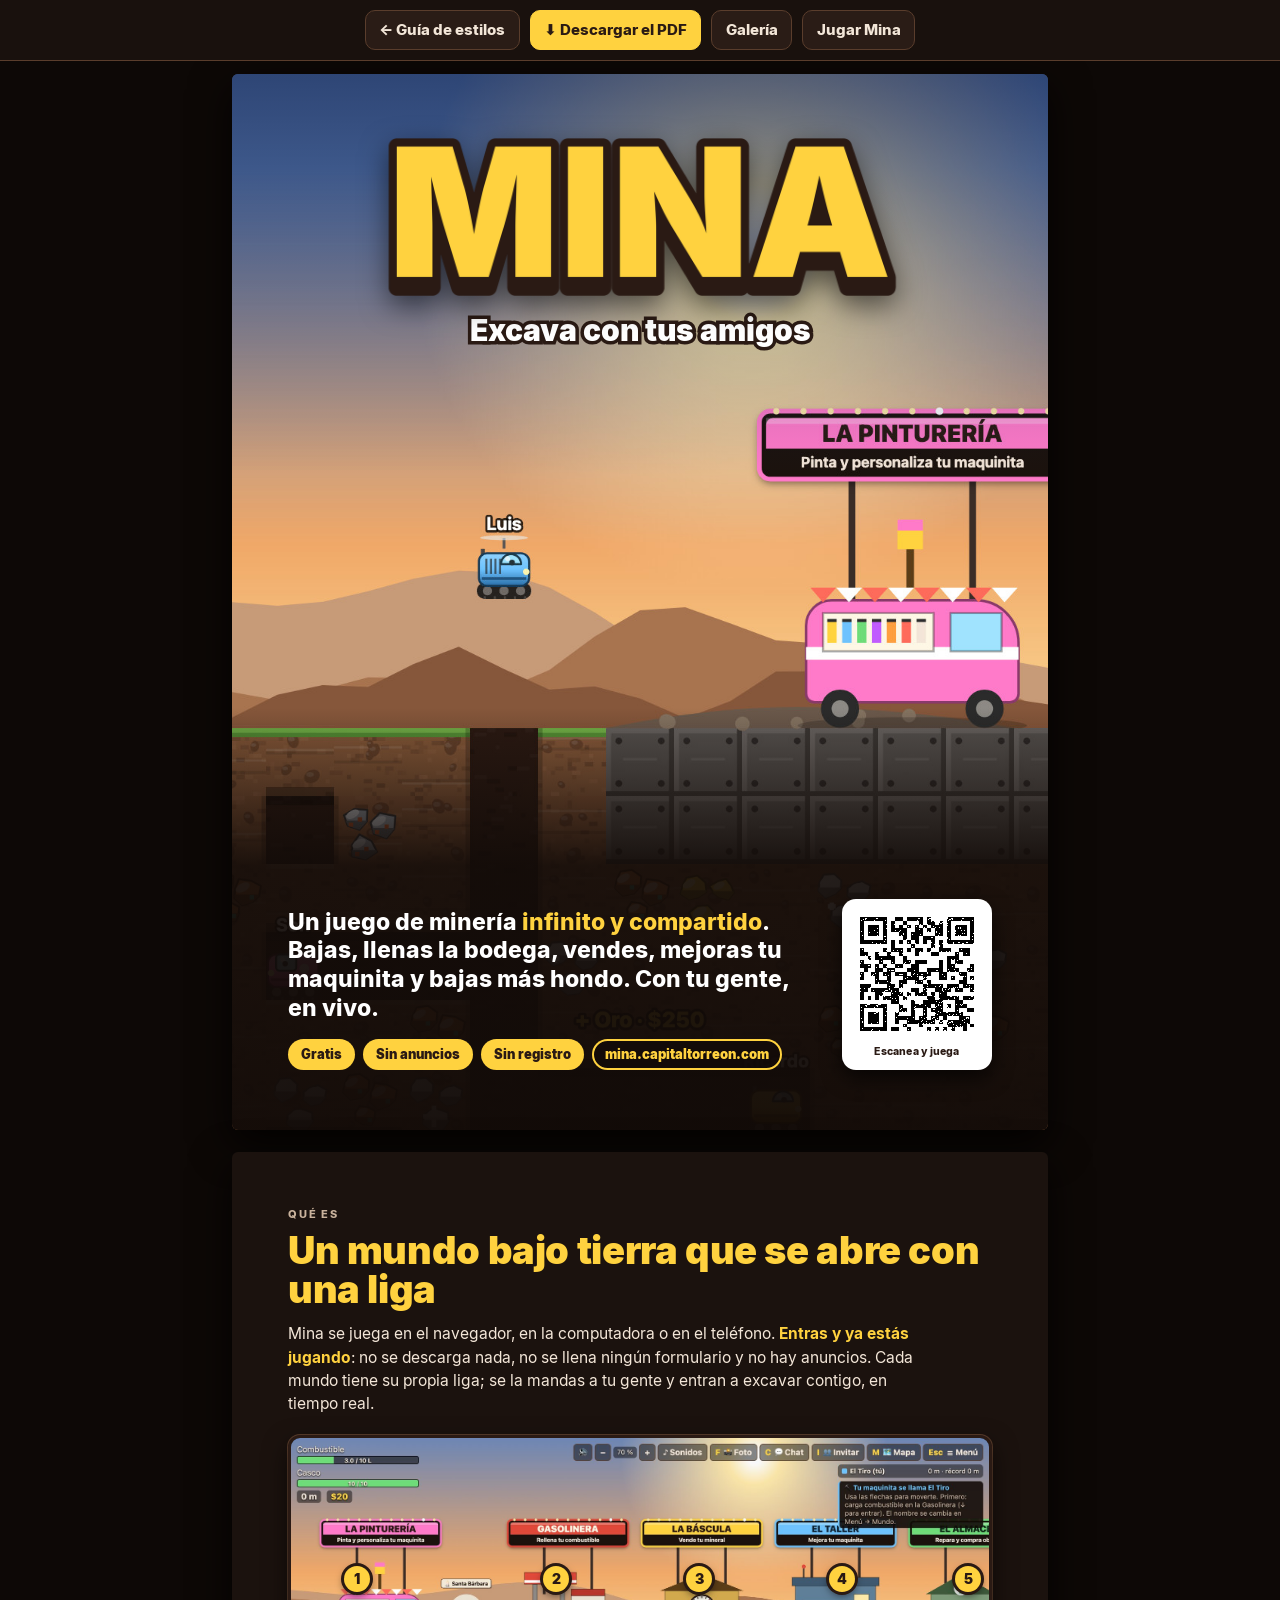
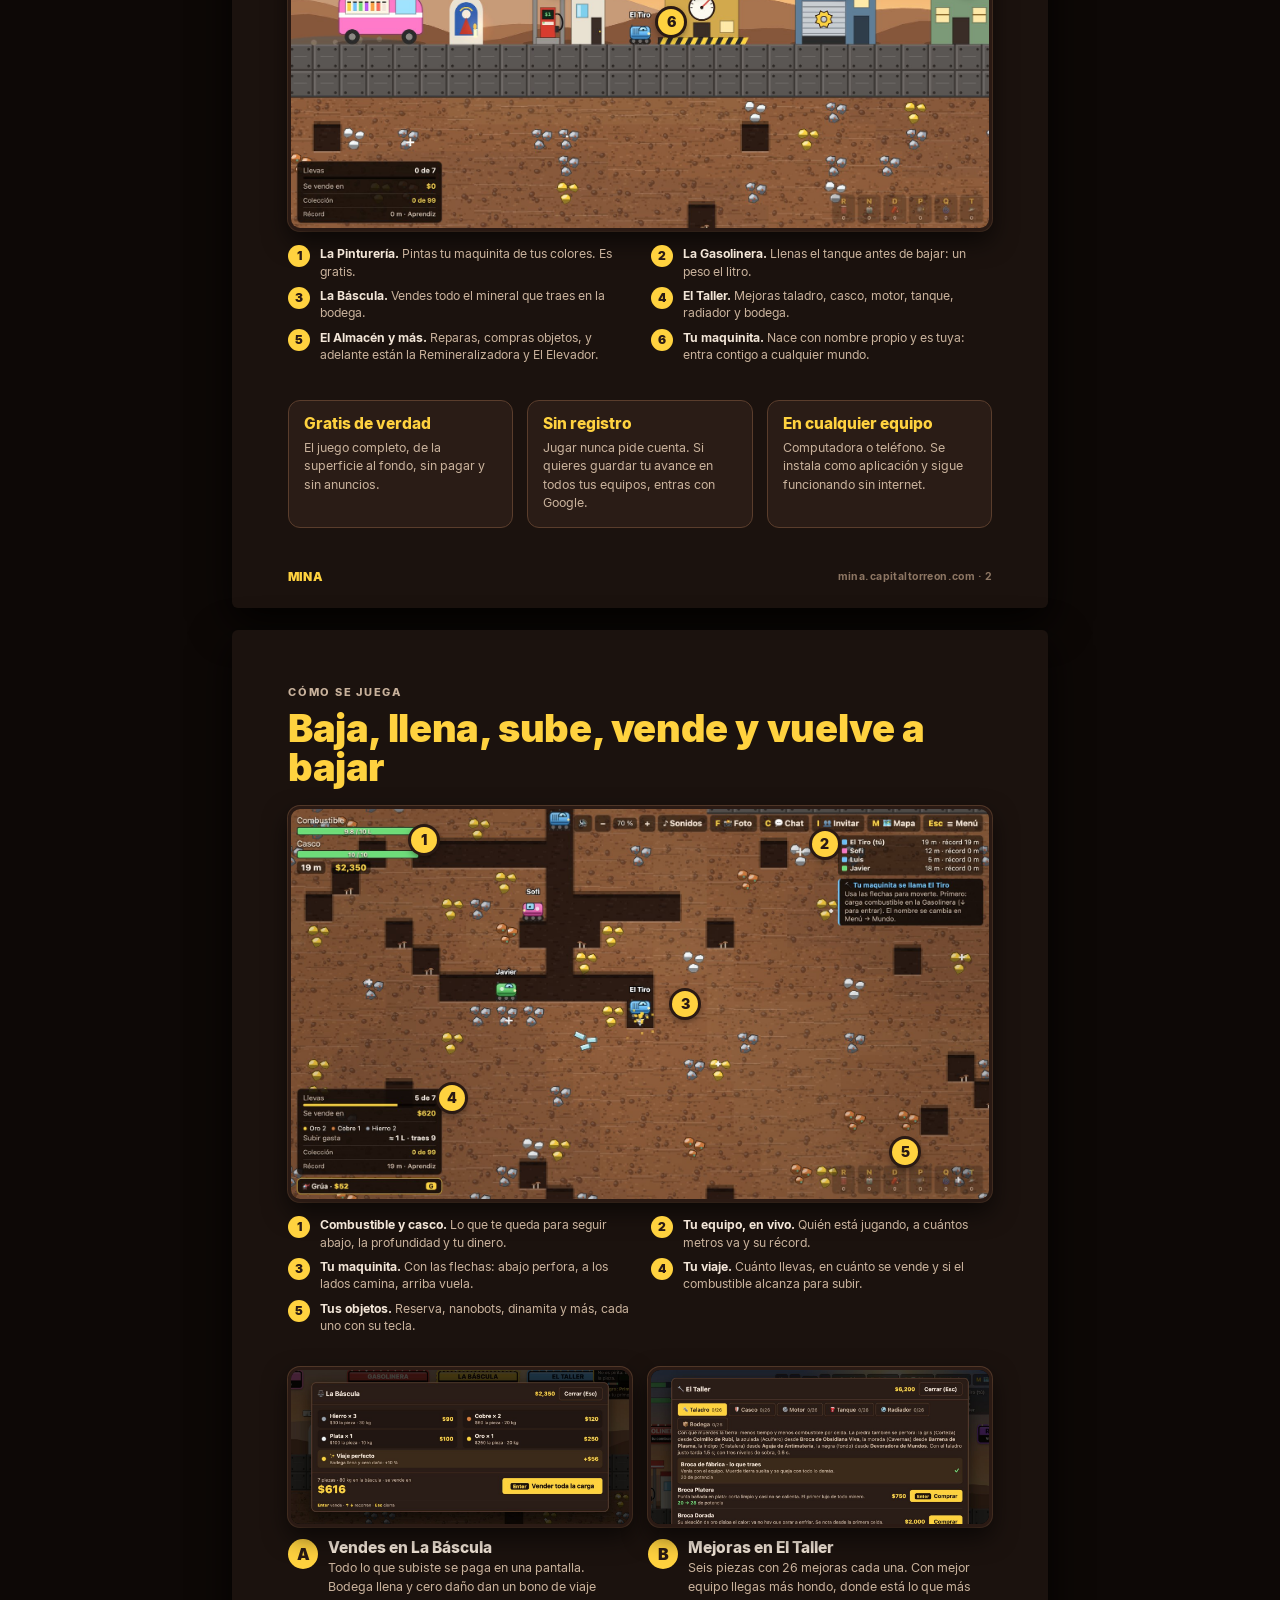
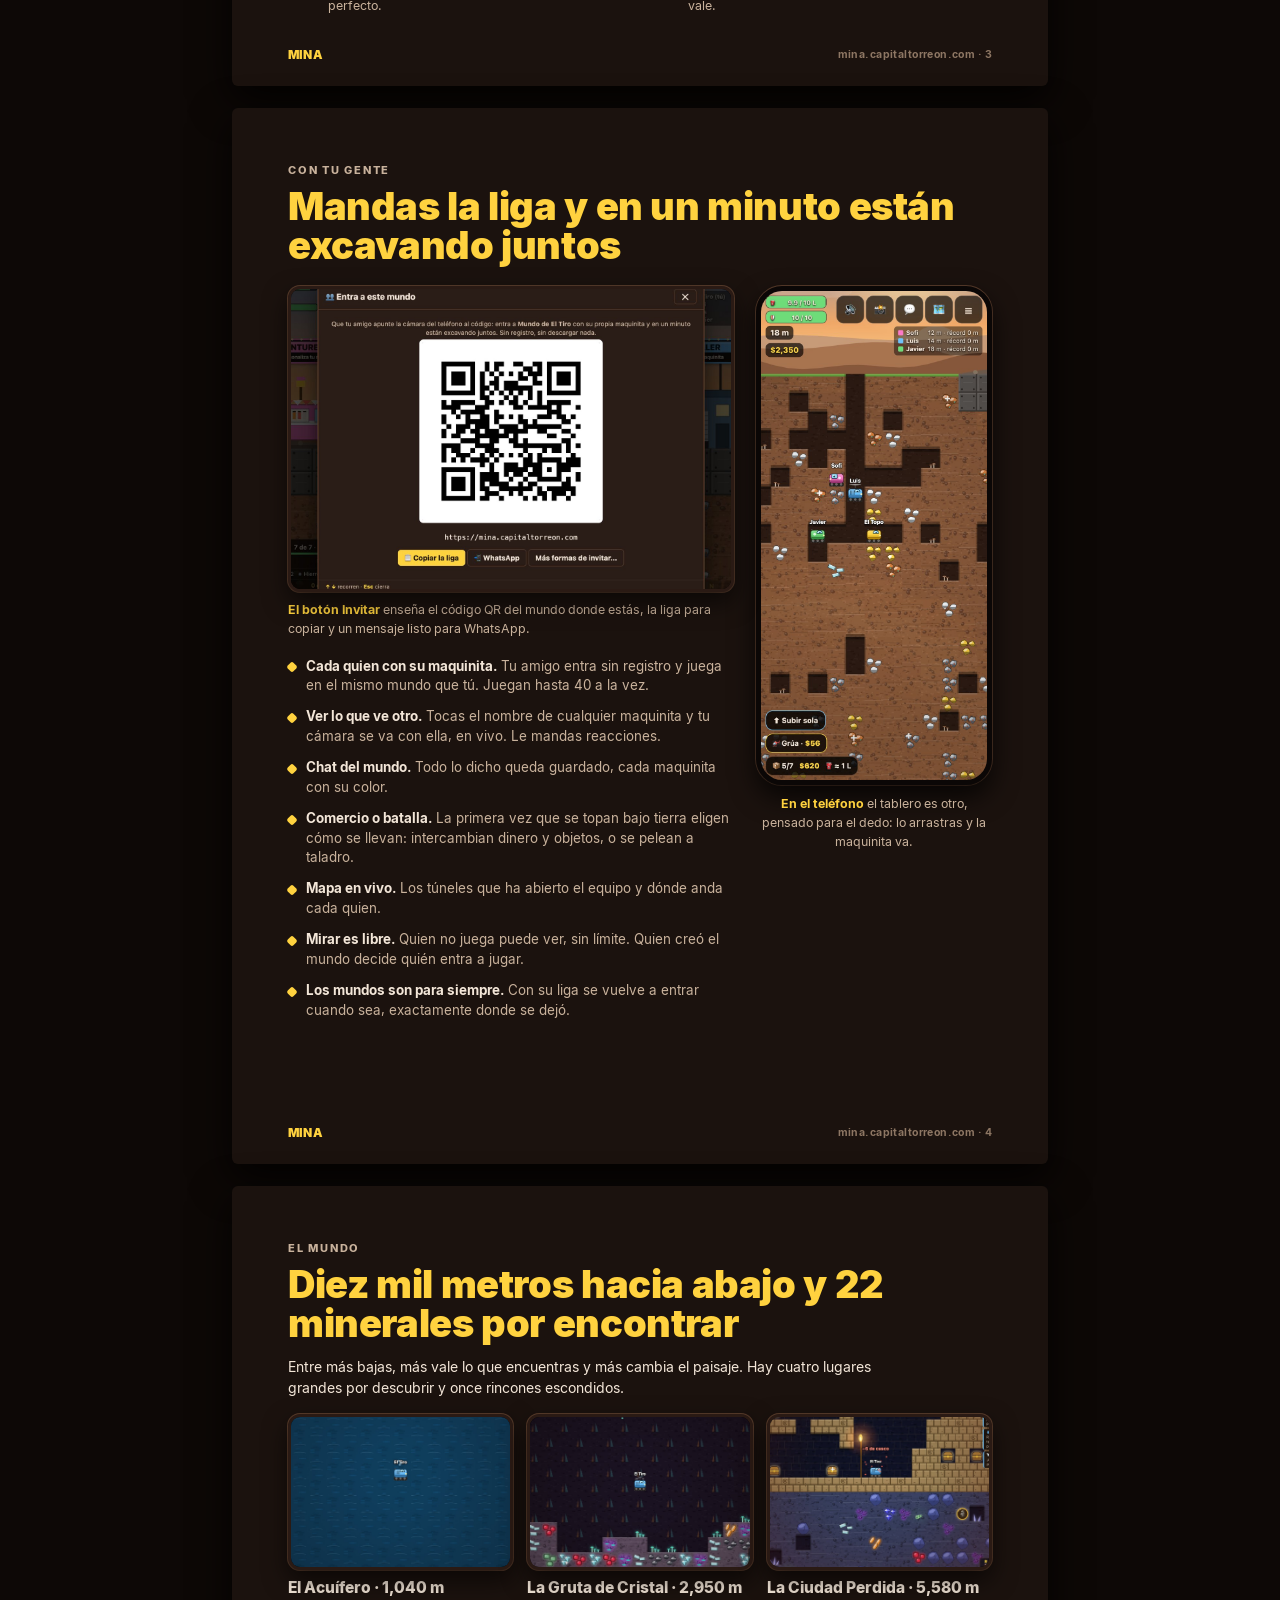
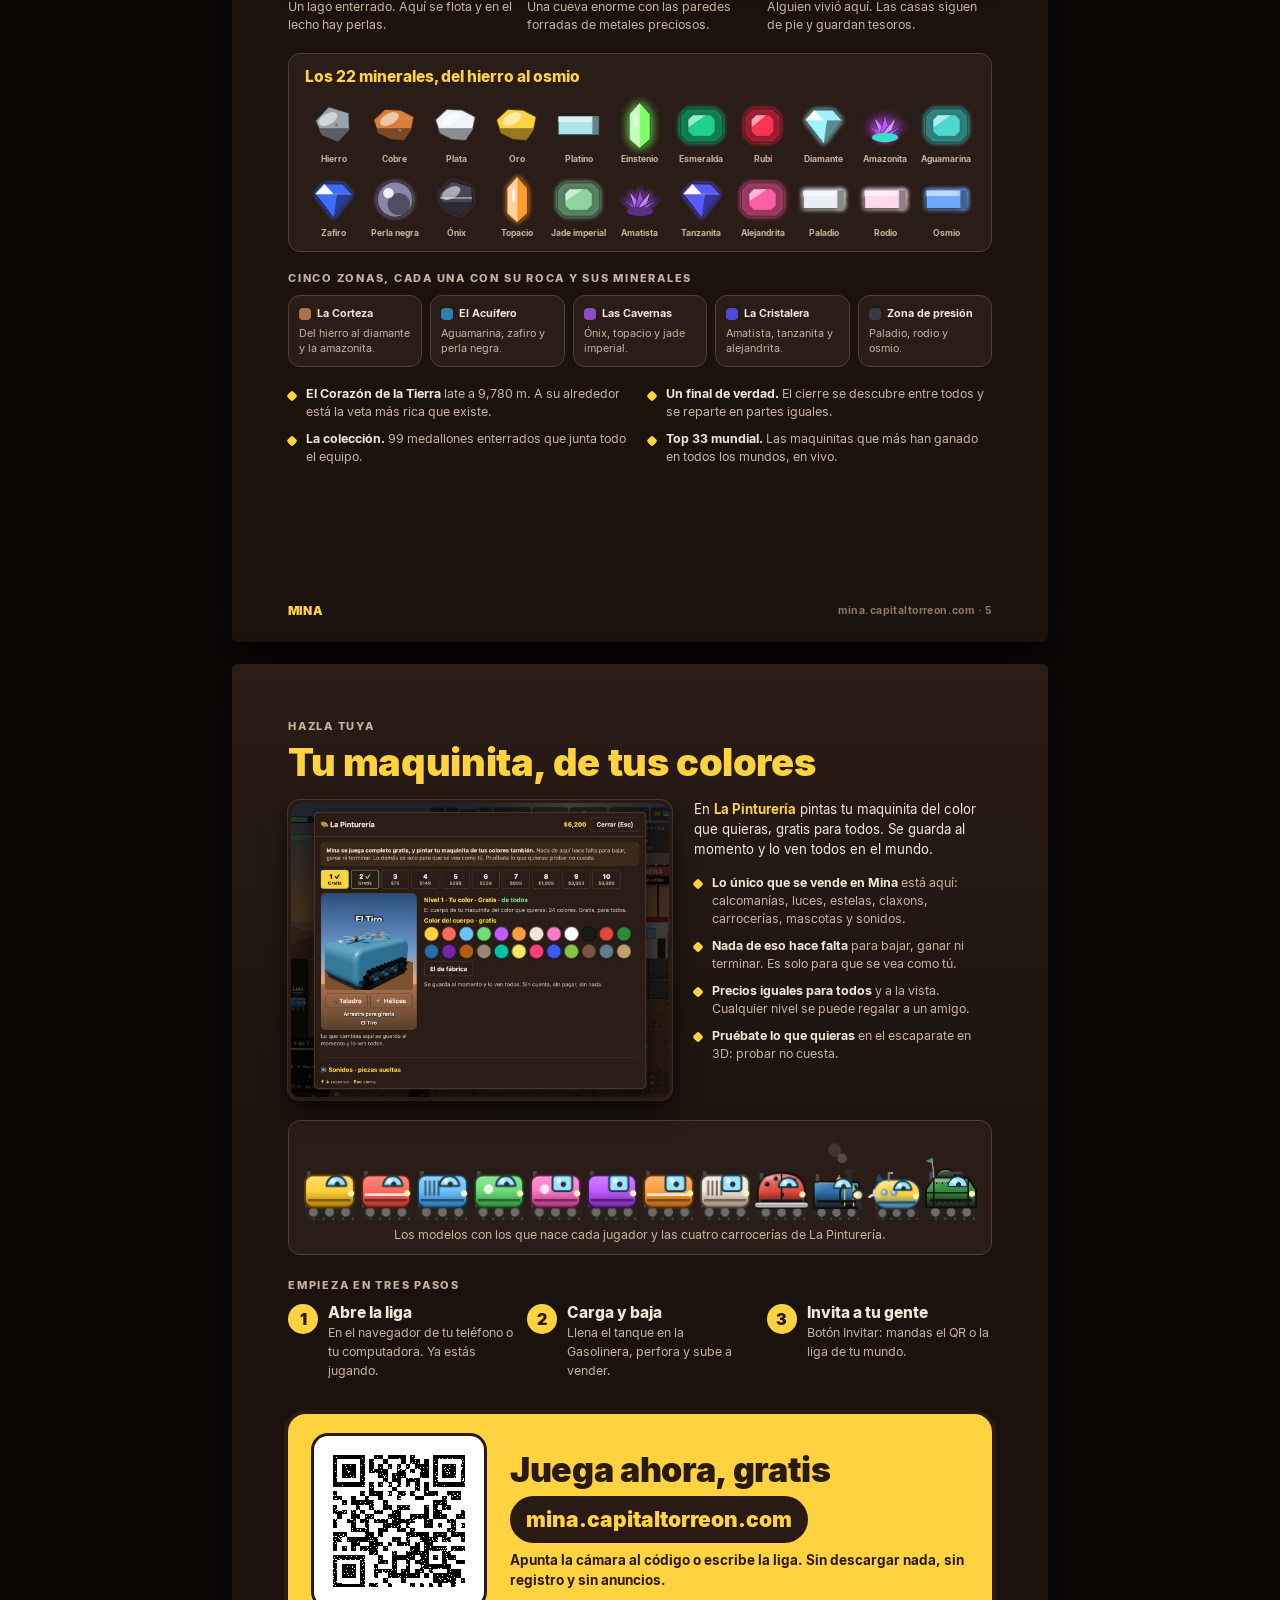
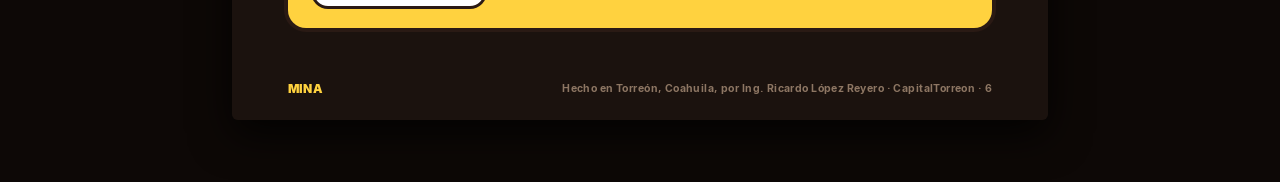
<file: publico/guia-estilos/brochure/index.html>
<!doctype html>
<!-- Mina · Brochure · Ricardo López Reyero (RLR) · mina.capitaltorreon.com/guia-estilos/brochure -->
<html lang="es" data-k="eye" data-rev="181218">
<head>
<meta charset="utf-8">
<meta name="viewport" content="width=device-width,initial-scale=1">
<title>Mina · Brochure</title>
<meta name="description" content="Qué es Mina, cómo se juega, por qué es distinto y cómo empezar. Seis hojas con capturas del juego.">
<meta name="author" content="Ricardo López Reyero">
<meta property="og:title" content="Mina · Brochure"><meta property="og:description" content="Seis hojas con capturas: qué es, cómo se juega y cómo empezar.">
<meta property="og:image" content="https://mina.capitaltorreon.com/guia-estilos/kit/07-horizontal/portada-horizontal-1920x1080.jpg">
<meta name="theme-color" content="#1b120e"><meta name="build" content="eye"><meta name="rev" content="181218">
<link rel="icon" type="image/png" sizes="32x32" href="/iconos/icono-32.png">
<style>
/* RLR · seis hojas tamaño carta; la misma página es la versión en línea y de aquí sale el PDF */
@font-face{font-family:Inter;font-weight:900;src:url(../kit/10-tipografia/Inter-Black.ttf) format("truetype")}
@font-face{font-family:Inter;font-weight:800;src:url(../kit/10-tipografia/Inter-ExtraBold.ttf) format("truetype")}
@font-face{font-family:Inter;font-weight:700;src:url(../kit/10-tipografia/Inter-Bold.ttf) format("truetype")}
@font-face{font-family:Inter;font-weight:600;src:url(../kit/10-tipografia/Inter-SemiBold.ttf) format("truetype")}
@font-face{font-family:Inter;font-weight:400;src:url(../kit/10-tipografia/Inter-Regular.ttf) format("truetype")}
@page{size:8.5in 11in;margin:0}
:root{--bg:#1b120e;--caja:#2a1c16;--borde:#5a3d2c;--tx:#f3e6d8;--su:#c9b29c;--ac:#ffd23f;--tinta:#2a1a14;--ok:#6fdc7a}
*{box-sizing:border-box;-webkit-print-color-adjust:exact;print-color-adjust:exact}
html{background:#0d0806}
body{margin:0;font:400 12.6px/1.5 Inter,system-ui,sans-serif;color:var(--tx)}
.hoja{width:816px;height:1056px;position:relative;overflow:hidden;background:var(--bg);page-break-after:always;break-after:page;padding:54px 56px 58px;display:flex;flex-direction:column}
.hoja:last-of-type{page-break-after:auto;break-after:auto}
h1,h2,h3,p{margin:0}
h2{font-weight:900;font-size:38px;line-height:1.05;color:var(--ac);letter-spacing:-.01em}
h3{font-weight:800;font-size:15.5px;line-height:1.2;color:var(--tx)}
.ceja{font-weight:800;font-size:11px;letter-spacing:.16em;text-transform:uppercase;color:var(--su);margin-bottom:8px}
.entrada{font-size:15.5px;line-height:1.5;color:var(--tx);margin-top:12px;max-width:640px}
.entrada b,.p b{color:var(--ac);font-weight:700}
.p{color:var(--su);font-size:12.4px;line-height:1.5}
.cap{position:relative;border:3px solid var(--tinta);border-radius:12px;overflow:hidden;box-shadow:0 10px 24px #0009,0 0 0 1px var(--borde);background:#000;line-height:0}
.cap img{width:100%;height:100%;object-fit:cover;display:block}
.n{position:absolute;width:26px;height:26px;margin:-13px 0 0 -13px;border-radius:50%;background:var(--ac);color:var(--tinta);font:900 14px/26px Inter;text-align:center;box-shadow:0 0 0 3px var(--tinta),0 3px 8px #000a}
.ley{display:grid;gap:7px 22px;margin-top:14px;padding:0;list-style:none}
.ley li{position:relative;padding-left:32px;color:var(--su);font-size:12.2px;line-height:1.42}
.ley li b{color:var(--tx);font-weight:700}
.ley li i{position:absolute;left:0;top:0;width:22px;height:22px;border-radius:50%;background:var(--ac);color:var(--tinta);font:900 12px/22px Inter;text-align:center;font-style:normal}
.tres{display:grid;grid-template-columns:repeat(3,1fr);gap:14px}
.dos{display:grid;grid-template-columns:1fr 1fr;gap:16px}
.ficha{background:var(--caja);border:1px solid var(--borde);border-radius:12px;padding:14px 15px}
.ficha h3{color:var(--ac);margin-bottom:5px}
.pie{position:absolute;left:56px;right:56px;bottom:22px;display:flex;justify-content:space-between;align-items:center;font-weight:700;font-size:10.5px;color:#8d7663;letter-spacing:.04em}
.pie b{color:var(--ac);font-weight:900;letter-spacing:.02em;font-size:12px}
.crece{flex:1;min-height:0}
/* portada */
.portada{padding:0;background:#22407a url(../kit/06-vertical/fondo-vertical-escena-1080x1920.jpg) center 10%/cover}
.portada::before{content:"";position:absolute;inset:0;background:linear-gradient(#16264f99 0,#16264f33 26%,#0000 38%,#0000 60%,#120b08ea 75%,#120b08f7 100%)}
.portada>*{position:relative}
.portada .arriba{padding:64px 56px 0;text-align:center}
.portada .arriba img{width:520px;height:auto;filter:drop-shadow(0 10px 14px #0008)}
.portada .lema{font-weight:900;font-size:30px;color:#fff;-webkit-text-stroke:7px var(--tinta);paint-order:stroke fill;margin-top:6px}
.portada .abajo{margin-top:auto;padding:0 56px 60px;display:grid;grid-template-columns:1fr auto;gap:28px;align-items:end}
.portada .abajo p{font-weight:800;font-size:23px;line-height:1.25;color:#fff}
.portada .abajo p span{color:var(--ac)}
.chips{display:flex;gap:8px;flex-wrap:wrap;margin-top:16px}
.chip{background:var(--ac);color:var(--tinta);font-weight:900;font-size:13px;padding:6px 13px;border-radius:999px}
.chip.o{background:#120b08cc;color:var(--ac);box-shadow:inset 0 0 0 2px var(--ac)}
.qr{background:#fff;border-radius:14px;padding:9px;width:150px;line-height:0;box-shadow:0 8px 20px #000a}
.qr img{width:100%;image-rendering:pixelated}
.qr small{display:block;font:800 10.5px/1.2 Inter;color:var(--tinta);text-align:center;padding:6px 0 2px;letter-spacing:.02em}
/* pasos */
.paso{display:flex;gap:10px;align-items:flex-start}
.paso i{flex:none;width:30px;height:30px;border-radius:50%;background:var(--ac);color:var(--tinta);font:900 16px/30px Inter;text-align:center;font-style:normal}
.paso h3{margin-bottom:2px}
.lista{margin:0;padding:0;list-style:none;display:grid;gap:9px}
.lista li{position:relative;padding-left:18px;color:var(--su);font-size:12.4px;line-height:1.45}
.lista li::before{content:"";position:absolute;left:0;top:.5em;width:8px;height:8px;border-radius:2px;background:var(--ac);transform:rotate(45deg)}
.lista b{color:var(--tx);font-weight:700}
.lista.grande{gap:12px}.lista.grande li{font-size:13.4px}
.zonas{display:grid;grid-template-columns:repeat(5,1fr);gap:8px}.zonas .ficha{padding:10px 10px}.zonas .zona{font-size:10.8px;white-space:nowrap;gap:6px}.zonas .zona u{width:12px;height:12px}.zonas .p{font-size:10.8px;line-height:1.38;margin-top:5px}
.maqs{display:grid;grid-template-columns:repeat(12,1fr);gap:4px;align-items:end}.maqs img{width:100%;height:auto;display:block}
.tel{border:5px solid #0b0706;border-radius:26px;overflow:hidden;box-shadow:0 12px 26px #000b,0 0 0 1px var(--borde);line-height:0;background:#000}
.tel img{width:100%;display:block}
.gemas{display:grid;grid-template-columns:repeat(11,1fr);gap:6px 4px;margin-top:10px}
.gemas div{text-align:center;font-weight:700;font-size:8.6px;line-height:1.15;color:var(--su)}
.gemas img{width:100%;height:auto;display:block;margin-bottom:1px}
.zona{display:flex;align-items:center;gap:8px;font-weight:700;font-size:11.5px;color:var(--tx)}
.zona u{flex:none;width:14px;height:14px;border-radius:4px;text-decoration:none;box-shadow:0 0 0 2px var(--tinta)}
.cierre{background:linear-gradient(#2a1c16,#1b120e 46%)}
.gran{display:grid;grid-template-columns:auto 1fr;gap:26px;align-items:center;background:var(--ac);color:var(--tinta);border-radius:18px;padding:22px 26px;box-shadow:0 0 0 4px var(--tinta)}
.gran .qr{width:170px;box-shadow:0 0 0 3px var(--tinta)}
.gran h2{color:var(--tinta);font-size:34px}
.gran .liga{font-weight:900;font-size:21px;margin-top:8px;display:inline-block;background:var(--tinta);color:var(--ac);padding:8px 16px;border-radius:999px;text-decoration:none}
.gran p{font-weight:700;font-size:13.5px;line-height:1.45;margin-top:8px}
/* en pantalla: las hojas apiladas, con la barra para bajar el PDF */
.barra{display:none}
@media screen{
  body{padding:74px 0 40px}
  .hoja{margin:0 auto 22px;box-shadow:0 14px 40px #000c;border-radius:6px}
  .barra{display:flex;position:fixed;top:0;left:0;right:0;z-index:5;gap:10px;align-items:center;justify-content:center;flex-wrap:wrap;padding:10px 14px;background:#1b120ef2;backdrop-filter:blur(8px);border-bottom:1px solid var(--borde);font-size:15px}
  .barra a{font-weight:800;text-decoration:none;color:var(--tx);border:1px solid var(--borde);background:var(--caja);border-radius:10px;padding:.5em .9em}
  .barra a.ppal{background:var(--ac);color:var(--tinta);border-color:var(--ac)}
}
</style>
</head>
<body>
<div class="barra"><a href="../#brochure">← Guía de estilos</a><a class="ppal" id="pdf" href="../Mina_Brochure.pdf" download>⬇ Descargar el PDF</a><a href="/galeria">Galería</a><a href="/">Jugar Mina</a></div>

<!-- 1 · portada -->
<section class="hoja portada">
  <div class="arriba"><img src="img/mina-palabra.png" alt="MINA"><div class="lema">Excava con tus amigos</div></div>
  <div class="abajo">
    <div>
      <p>Un juego de minería <span>infinito y compartido</span>. Bajas, llenas la bodega, vendes, mejoras tu maquinita y bajas más hondo. Con tu gente, en vivo.</p>
      <div class="chips"><span class="chip">Gratis</span><span class="chip">Sin anuncios</span><span class="chip">Sin registro</span><span class="chip o">mina.capitaltorreon.com</span></div>
    </div>
    <div class="qr"><img src="img/qr-mina.png" alt="Código QR de Mina"><small>Escanea y juega</small></div>
  </div>
</section>

<!-- 2 · qué es -->
<section class="hoja">
  <div class="ceja">Qué es</div>
  <h2>Un mundo bajo tierra que se abre con una liga</h2>
  <p class="entrada">Mina se juega en el navegador, en la computadora o en el teléfono. <b>Entras y ya estás jugando</b>: no se descarga nada, no se llena ningún formulario y no hay anuncios. Cada mundo tiene su propia liga; se la mandas a tu gente y entran a excavar contigo, en tiempo real.</p>
  <div class="cap" style="margin-top:20px;height:396px">
    <img src="img/superficie.jpg" alt="La superficie de Mina con sus edificios">
    <span class="n" style="left:9.5%;top:36%">1</span><span class="n" style="left:38%;top:36%">2</span><span class="n" style="left:58.5%;top:36%">3</span><span class="n" style="left:79%;top:36%">4</span><span class="n" style="left:97%;top:36%">5</span><span class="n" style="left:54.5%;top:47%">6</span>
  </div>
  <ol class="ley" style="grid-template-columns:1fr 1fr">
    <li><i>1</i><b>La Pinturería.</b> Pintas tu maquinita de tus colores. Es gratis.</li>
    <li><i>2</i><b>La Gasolinera.</b> Llenas el tanque antes de bajar: un peso el litro.</li>
    <li><i>3</i><b>La Báscula.</b> Vendes todo el mineral que traes en la bodega.</li>
    <li><i>4</i><b>El Taller.</b> Mejoras taladro, casco, motor, tanque, radiador y bodega.</li>
    <li><i>5</i><b>El Almacén y más.</b> Reparas, compras objetos, y adelante están la Remineralizadora y El Elevador.</li>
    <li><i>6</i><b>Tu maquinita.</b> Nace con nombre propio y es tuya: entra contigo a cualquier mundo.</li>
  </ol>
  <div class="tres" style="margin-top:auto;margin-bottom:22px">
    <div class="ficha"><h3>Gratis de verdad</h3><p class="p">El juego completo, de la superficie al fondo, sin pagar y sin anuncios.</p></div>
    <div class="ficha"><h3>Sin registro</h3><p class="p">Jugar nunca pide cuenta. Si quieres guardar tu avance en todos tus equipos, entras con Google.</p></div>
    <div class="ficha"><h3>En cualquier equipo</h3><p class="p">Computadora o teléfono. Se instala como aplicación y sigue funcionando sin internet.</p></div>
  </div>
  <div class="pie"><b>MINA</b><span>mina.capitaltorreon.com · 2</span></div>
</section>

<!-- 3 · cómo se juega -->
<section class="hoja">
  <div class="ceja">Cómo se juega</div>
  <h2>Baja, llena, sube, vende y vuelve a bajar</h2>
  <div class="cap" style="margin-top:18px;height:396px">
    <img src="img/excavando.jpg" alt="La maquinita perforando bajo tierra con su equipo">
    <span class="n" style="left:19%;top:8%">1</span><span class="n" style="left:76.5%;top:9%">2</span><span class="n" style="left:56.5%;top:50%">3</span><span class="n" style="left:23%;top:74%">4</span><span class="n" style="left:88%;top:88%">5</span>
  </div>
  <ol class="ley" style="grid-template-columns:1fr 1fr">
    <li><i>1</i><b>Combustible y casco.</b> Lo que te queda para seguir abajo, la profundidad y tu dinero.</li>
    <li><i>2</i><b>Tu equipo, en vivo.</b> Quién está jugando, a cuántos metros va y su récord.</li>
    <li><i>3</i><b>Tu maquinita.</b> Con las flechas: abajo perfora, a los lados camina, arriba vuela.</li>
    <li><i>4</i><b>Tu viaje.</b> Cuánto llevas, en cuánto se vende y si el combustible alcanza para subir.</li>
    <li><i>5</i><b>Tus objetos.</b> Reserva, nanobots, dinamita y más, cada uno con su tecla.</li>
  </ol>
  <div class="dos" style="margin-top:20px">
    <div><div class="cap" style="height:160px"><img src="img/bascula.jpg" alt="La Báscula: la venta del mineral"></div>
      <div class="paso" style="margin-top:12px"><i>A</i><div><h3>Vendes en La Báscula</h3><p class="p">Todo lo que subiste se paga en una pantalla. Bodega llena y cero daño dan un bono de viaje perfecto.</p></div></div></div>
    <div><div class="cap" style="height:160px"><img src="img/taller.jpg" alt="El Taller: las mejoras" style="object-position:top"></div>
      <div class="paso" style="margin-top:12px"><i>B</i><div><h3>Mejoras en El Taller</h3><p class="p">Seis piezas con 26 mejoras cada una. Con mejor equipo llegas más hondo, donde está lo que más vale.</p></div></div></div>
  </div>
  <div class="pie"><b>MINA</b><span>mina.capitaltorreon.com · 3</span></div>
</section>

<!-- 4 · con tus amigos -->
<section class="hoja">
  <div class="ceja">Con tu gente</div>
  <h2>Mandas la liga y en un minuto están excavando juntos</h2>
  <div style="display:grid;grid-template-columns:1fr 236px;gap:22px;margin-top:20px" class="crece">
    <div style="display:flex;flex-direction:column;min-height:0">
      <div class="cap" style="height:306px"><img src="img/invitar.jpg" alt="El código QR para invitar a un mundo"></div>
      <p class="p" style="margin-top:9px"><b>El botón Invitar</b> enseña el código QR del mundo donde estás, la liga para copiar y un mensaje listo para WhatsApp.</p>
      <ul class="lista grande" style="margin-top:18px">
        <li><b>Cada quien con su maquinita.</b> Tu amigo entra sin registro y juega en el mismo mundo que tú. Juegan hasta 40 a la vez.</li>
        <li><b>Ver lo que ve otro.</b> Tocas el nombre de cualquier maquinita y tu cámara se va con ella, en vivo. Le mandas reacciones.</li>
        <li><b>Chat del mundo.</b> Todo lo dicho queda guardado, cada maquinita con su color.</li>
        <li><b>Comercio o batalla.</b> La primera vez que se topan bajo tierra eligen cómo se llevan: intercambian dinero y objetos, o se pelean a taladro.</li>
        <li><b>Mapa en vivo.</b> Los túneles que ha abierto el equipo y dónde anda cada quien.</li>
        <li><b>Mirar es libre.</b> Quien no juega puede ver, sin límite. Quien creó el mundo decide quién entra a jugar.</li>
        <li><b>Los mundos son para siempre.</b> Con su liga se vuelve a entrar cuando sea, exactamente donde se dejó.</li>
      </ul>
    </div>
    <div>
      <div class="tel"><img src="img/celular-excavando.jpg" alt="Mina en el teléfono"></div>
      <p class="p" style="margin-top:10px;text-align:center"><b>En el teléfono</b> el tablero es otro, pensado para el dedo: lo arrastras y la maquinita va.</p>
    </div>
  </div>
  <div class="pie"><b>MINA</b><span>mina.capitaltorreon.com · 4</span></div>
</section>

<!-- 5 · el mundo -->
<section class="hoja">
  <div class="ceja">El mundo</div>
  <h2>Diez mil metros hacia abajo y 22 minerales por encontrar</h2>
  <p class="entrada" style="font-size:14px">Entre más bajas, más vale lo que encuentras y más cambia el paisaje. Hay cuatro lugares grandes por descubrir y once rincones escondidos.</p>
  <div class="tres" style="margin-top:16px">
    <div><div class="cap" style="height:156px"><img src="img/acuifero.jpg" alt="El Acuífero"></div><h3 style="margin-top:9px">El Acuífero · 1,040 m</h3><p class="p">Un lago enterrado. Aquí se flota y en el lecho hay perlas.</p></div>
    <div><div class="cap" style="height:156px"><img src="img/gruta.jpg" alt="La Gruta de Cristal"></div><h3 style="margin-top:9px">La Gruta de Cristal · 2,950 m</h3><p class="p">Una cueva enorme con las paredes forradas de metales preciosos.</p></div>
    <div><div class="cap" style="height:156px"><img src="img/ciudad.jpg" alt="La Ciudad Perdida"></div><h3 style="margin-top:9px">La Ciudad Perdida · 5,580 m</h3><p class="p">Alguien vivió aquí. Las casas siguen de pie y guardan tesoros.</p></div>
  </div>
  <div class="ficha" style="margin-top:18px;padding:14px 16px 12px">
    <h3>Los 22 minerales, del hierro al osmio</h3>
    <div class="gemas" id="gemas"></div>
  </div>
  <div class="ceja" style="margin:18px 0 8px">Cinco zonas, cada una con su roca y sus minerales</div>
  <div class="zonas">
    <div class="ficha"><span class="zona"><u style="background:#a9744f"></u>La Corteza</span><p class="p">Del hierro al diamante y la amazonita.</p></div>
    <div class="ficha"><span class="zona"><u style="background:#2f7fb0"></u>El Acuífero</span><p class="p">Aguamarina, zafiro y perla negra.</p></div>
    <div class="ficha"><span class="zona"><u style="background:#8a4fc0"></u>Las Cavernas</span><p class="p">Ónix, topacio y jade imperial.</p></div>
    <div class="ficha"><span class="zona"><u style="background:#4b4bd6"></u>La Cristalera</span><p class="p">Amatista, tanzanita y alejandrita.</p></div>
    <div class="ficha"><span class="zona"><u style="background:#3a3a44"></u>Zona de presión</span><p class="p">Paladio, rodio y osmio.</p></div>
  </div>
  <div class="dos" style="margin-top:18px">
    <ul class="lista">
      <li><b>El Corazón de la Tierra</b> late a 9,780 m. A su alrededor está la veta más rica que existe.</li>
      <li><b>La colección.</b> 99 medallones enterrados que junta todo el equipo.</li>
    </ul>
    <ul class="lista">
      <li><b>Un final de verdad.</b> El cierre se descubre entre todos y se reparte en partes iguales.</li>
      <li><b>Top 33 mundial.</b> Las maquinitas que más han ganado en todos los mundos, en vivo.</li>
    </ul>
  </div>
  <div class="pie"><b>MINA</b><span>mina.capitaltorreon.com · 5</span></div>
</section>

<!-- 6 · hazla tuya y empieza -->
<section class="hoja cierre">
  <div class="ceja">Hazla tuya</div>
  <h2>Tu maquinita, de tus colores</h2>
  <div style="display:grid;grid-template-columns:384px 1fr;gap:22px;margin-top:18px">
    <div class="cap" style="height:300px"><img src="img/pintureria.jpg" alt="La Pinturería" style="object-position:top"></div>
    <div>
      <p class="p" style="font-size:13.2px;color:var(--tx)">En <b>La Pinturería</b> pintas tu maquinita del color que quieras, gratis para todos. Se guarda al momento y lo ven todos en el mundo.</p>
      <ul class="lista" style="margin-top:14px">
        <li><b>Lo único que se vende en Mina</b> está aquí: calcomanías, luces, estelas, claxons, carrocerías, mascotas y sonidos.</li>
        <li><b>Nada de eso hace falta</b> para bajar, ganar ni terminar. Es solo para que se vea como tú.</li>
        <li><b>Precios iguales para todos</b> y a la vista. Cualquier nivel se puede regalar a un amigo.</li>
        <li><b>Pruébate lo que quieras</b> en el escaparate en 3D: probar no cuesta.</li>
      </ul>
    </div>
  </div>
  <div class="ficha" style="margin-top:20px;padding:12px 14px 10px"><div class="maqs"><img src="img/maq-maquinita-amarilla.webp" alt=""><img src="img/maq-maquinita-roja.webp" alt=""><img src="img/maq-maquinita-azul.webp" alt=""><img src="img/maq-maquinita-verde.webp" alt=""><img src="img/maq-maquinita-rosa.webp" alt=""><img src="img/maq-maquinita-morada.webp" alt=""><img src="img/maq-maquinita-naranja.webp" alt=""><img src="img/maq-maquinita-crema.webp" alt=""><img src="img/maq-carroceria-escarabajo.webp" alt=""><img src="img/maq-carroceria-locomotora.webp" alt=""><img src="img/maq-carroceria-submarino.webp" alt=""><img src="img/maq-carroceria-tanque.webp" alt=""></div><p class="p" style="margin-top:6px;text-align:center">Los modelos con los que nace cada jugador y las cuatro carrocerías de La Pinturería.</p></div>
  <div class="ceja" style="margin:22px 0 10px">Empieza en tres pasos</div>
  <div class="tres">
    <div class="paso"><i>1</i><div><h3>Abre la liga</h3><p class="p">En el navegador de tu teléfono o tu computadora. Ya estás jugando.</p></div></div>
    <div class="paso"><i>2</i><div><h3>Carga y baja</h3><p class="p">Llena el tanque en la Gasolinera, perfora y sube a vender.</p></div></div>
    <div class="paso"><i>3</i><div><h3>Invita a tu gente</h3><p class="p">Botón Invitar: mandas el QR o la liga de tu mundo.</p></div></div>
  </div>
  <div class="gran" style="margin-top:auto;margin-bottom:34px">
    <div class="qr"><img src="img/qr-mina.png" alt="Código QR de Mina"></div>
    <div><h2>Juega ahora, gratis</h2><a class="liga" href="https://mina.capitaltorreon.com">mina.capitaltorreon.com</a>
      <p>Apunta la cámara al código o escribe la liga. Sin descargar nada, sin registro y sin anuncios.</p></div>
  </div>
  <div class="pie"><b>MINA</b><span>Hecho en Torreón, Coahuila, por Ing. Ricardo López Reyero · CapitalTorreon · 6</span></div>
</section>

<script>
/* RLR · Ricardo López Reyero — las gemas salen del kit; en pantalla la hoja se ajusta al ancho */
'use strict';
const _RLR = 'Ricardo López Reyero', _k = 'EYE', _rev = 181218;
const G = [['hierro', 'Hierro'], ['cobre', 'Cobre'], ['plata', 'Plata'], ['oro', 'Oro'], ['platino', 'Platino'], ['einstenio', 'Einstenio'], ['esmeralda', 'Esmeralda'], ['rubi', 'Rubí'], ['diamante', 'Diamante'], ['amazonita', 'Amazonita'], ['aguamarina', 'Aguamarina'], ['zafiro', 'Zafiro'], ['perla-negra', 'Perla negra'], ['onix', 'Ónix'], ['topacio', 'Topacio'], ['jade-imperial', 'Jade imperial'], ['amatista', 'Amatista'], ['tanzanita', 'Tanzanita'], ['alejandrita', 'Alejandrita'], ['paladio', 'Paladio'], ['rodio', 'Rodio'], ['osmio', 'Osmio']];
document.getElementById('gemas').innerHTML = G.map(([a, n], k) => `<div><img src="img/gema-${String(k + 1).padStart(2, '0')}-${a}.webp" alt="">${n}</div>`).join('');
fetch('../kit.json', { cache: 'no-cache' }).then((r) => r.json()).then((K) => { const a = document.getElementById('pdf'); if (K.brochure) { a.href = '../' + K.brochure; a.setAttribute('download', K.brochureNombre || K.brochure); } }).catch(() => {});
const ajusta = () => { if (matchMedia('screen').matches) document.body.style.zoom = Math.min(1, document.documentElement.clientWidth / 850); };
addEventListener('resize', ajusta); ajusta(); addEventListener('beforeprint', () => { document.body.style.zoom = 1; }); addEventListener('afterprint', ajusta);
</script>
</body>
</html>
</file>
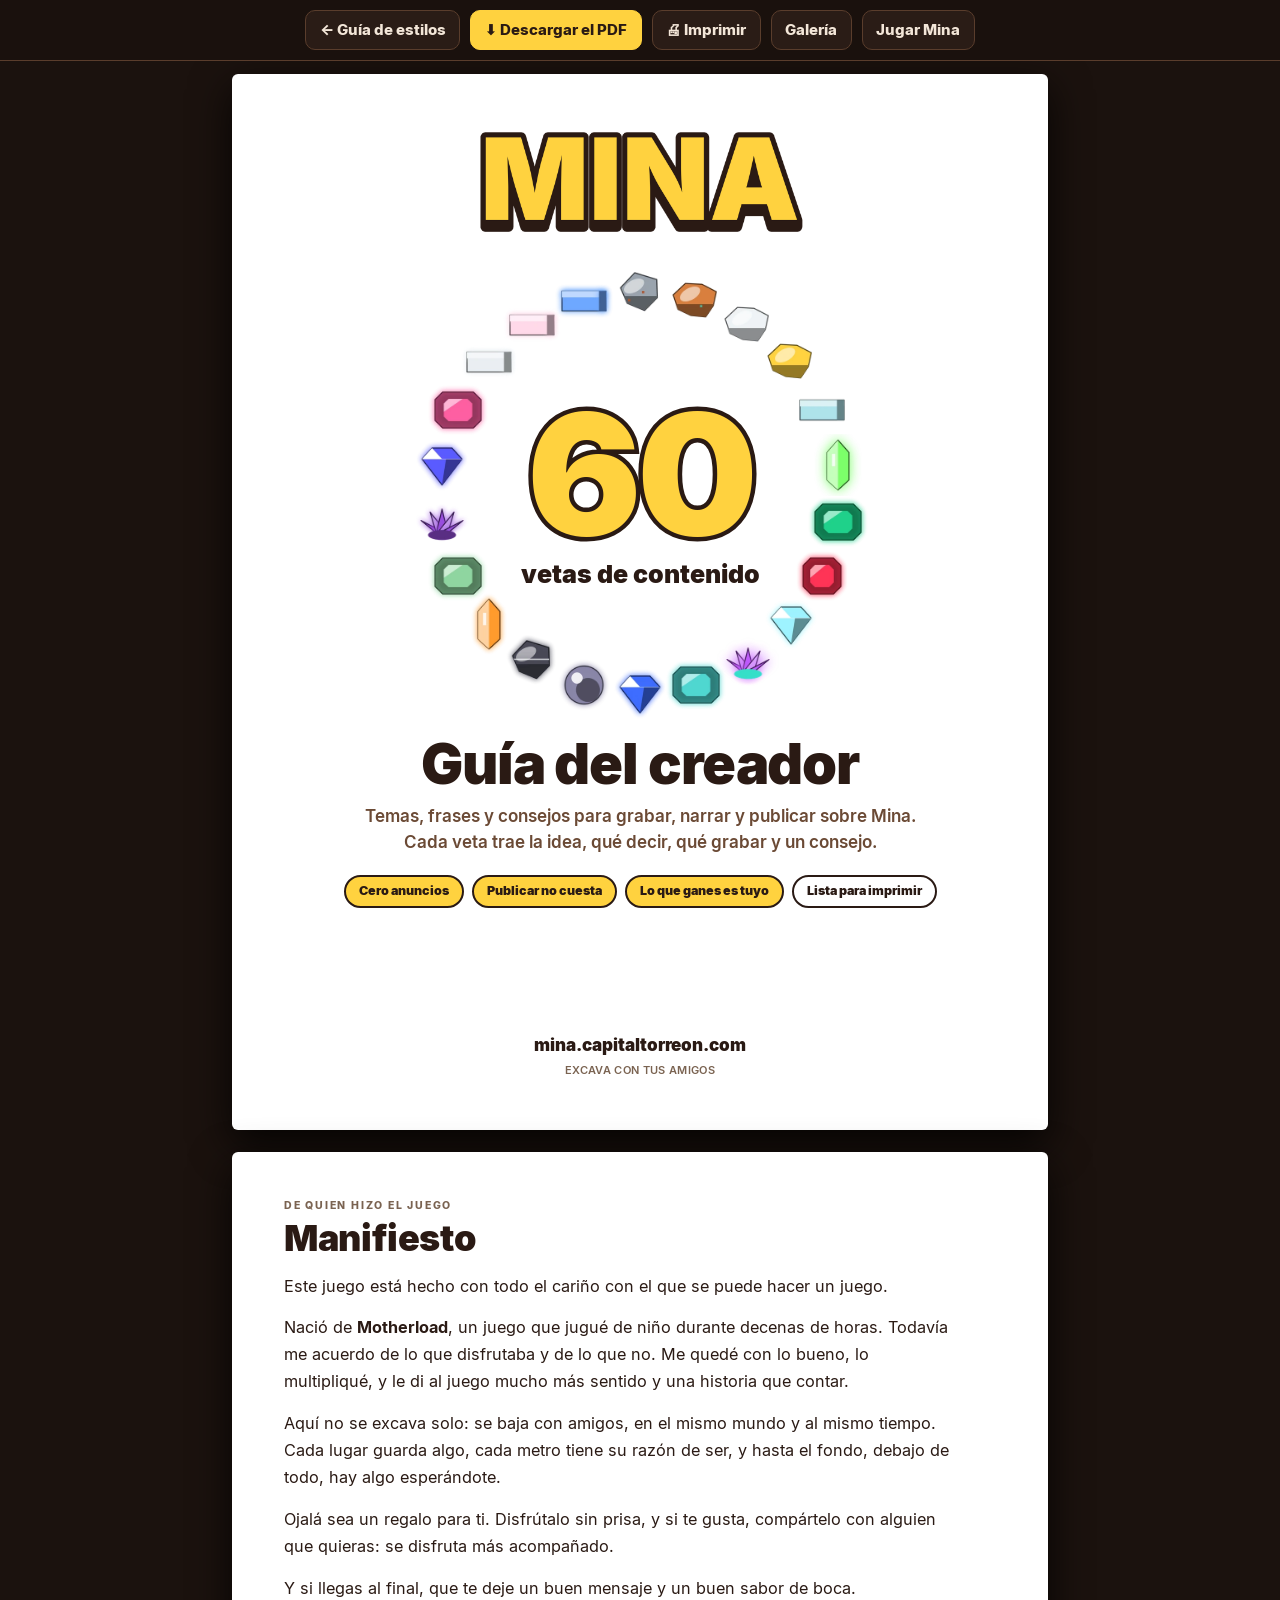
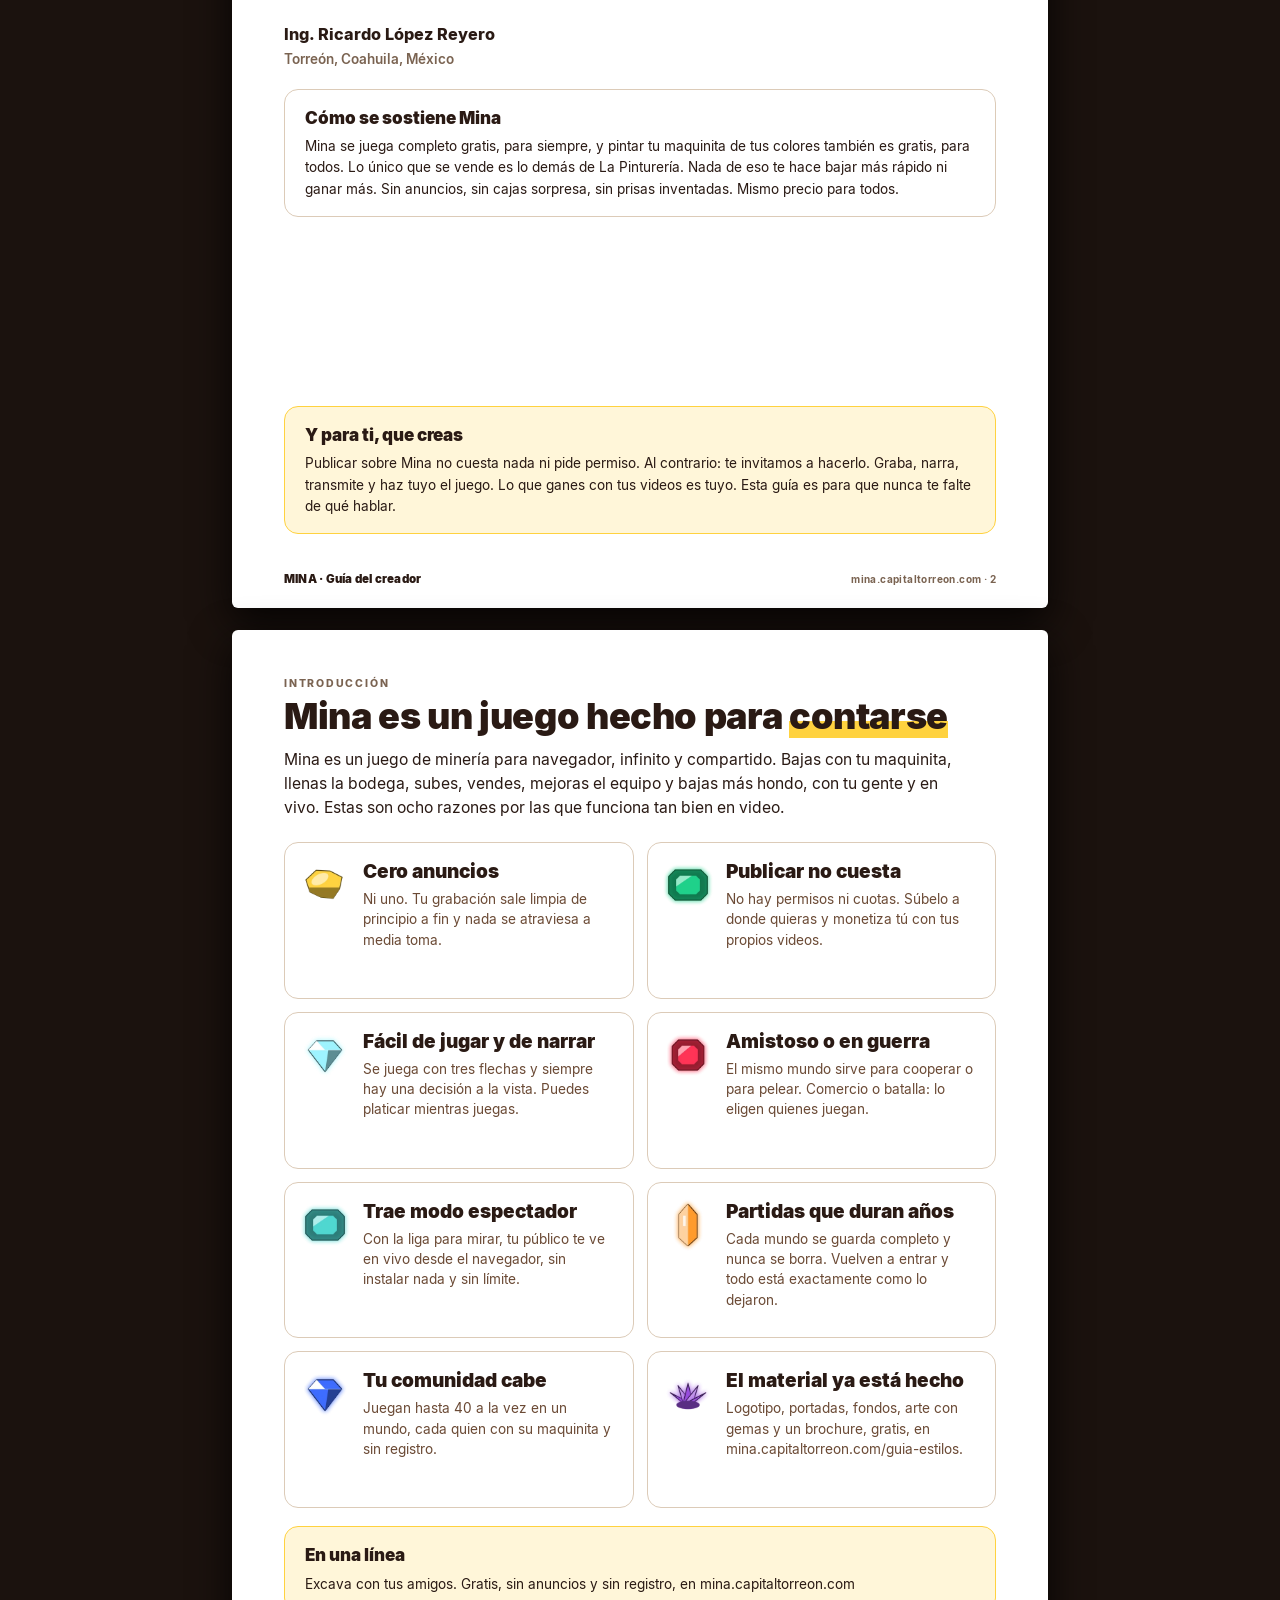
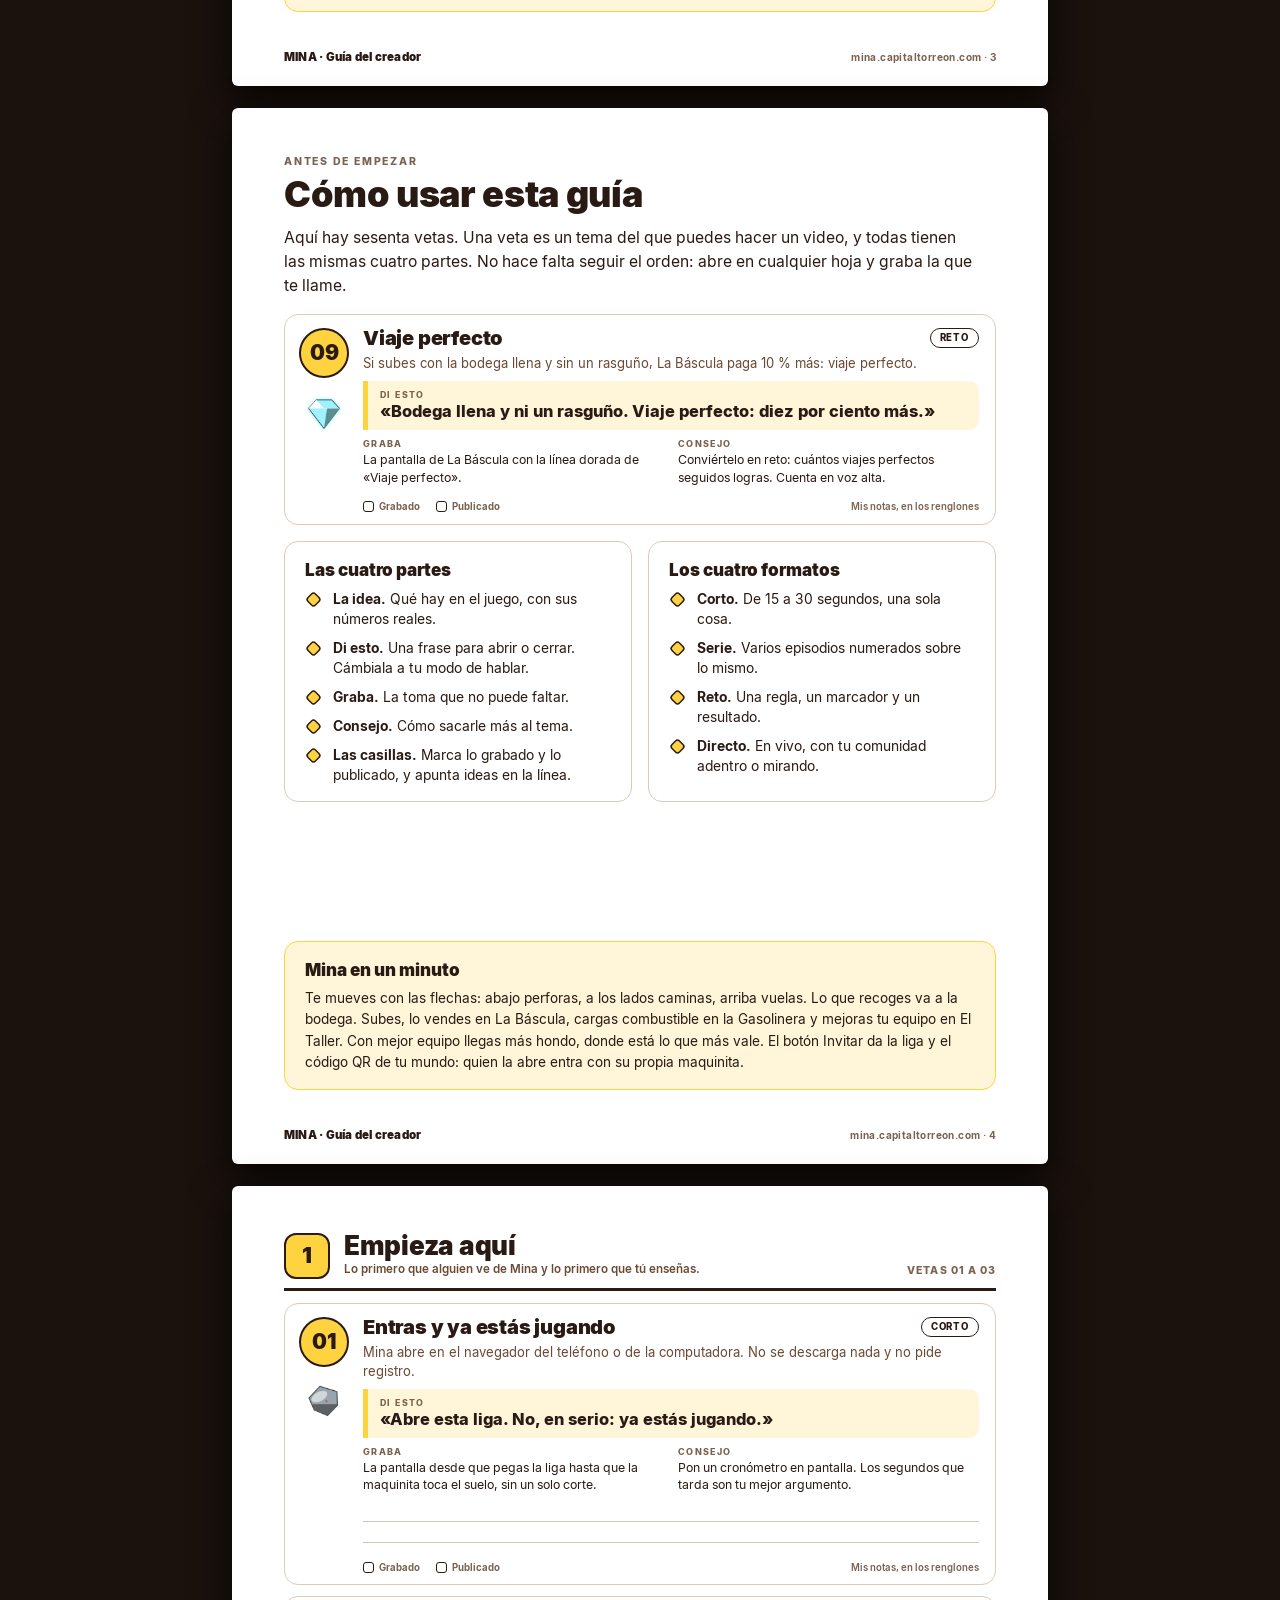
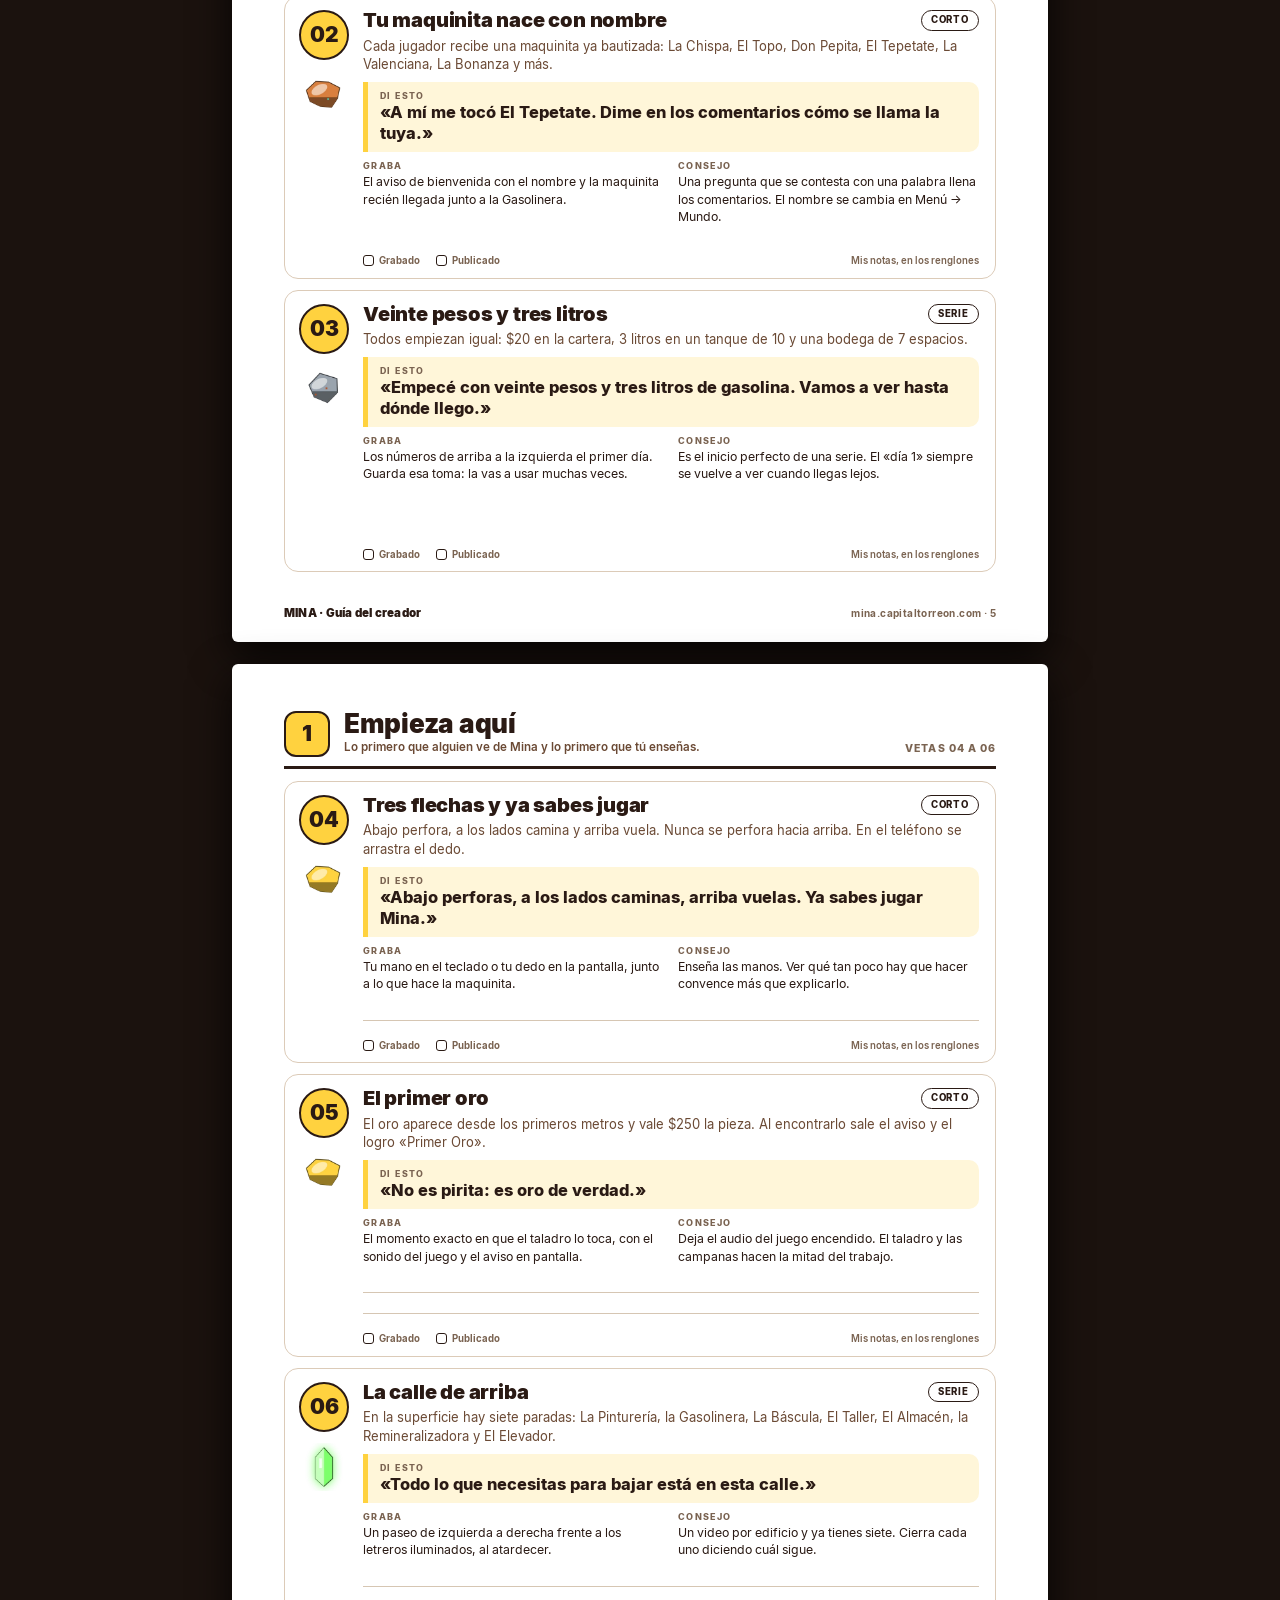
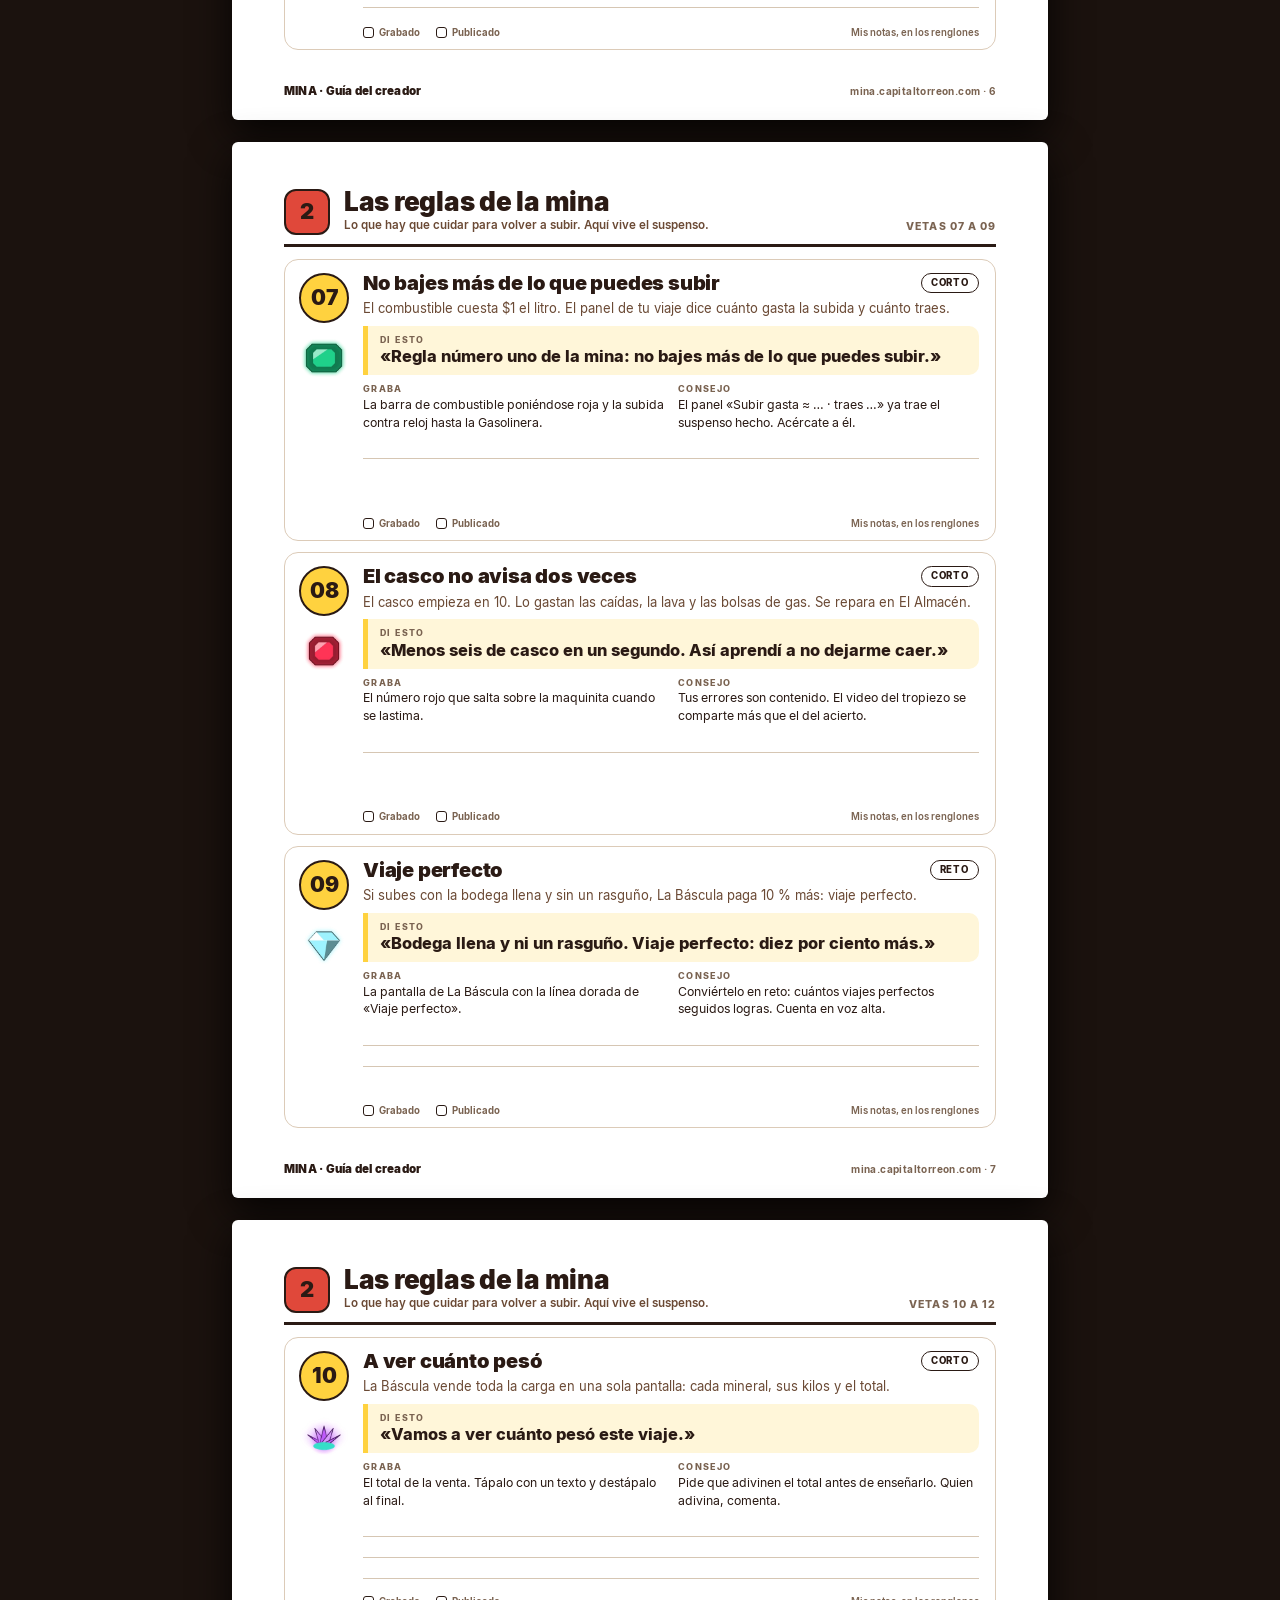
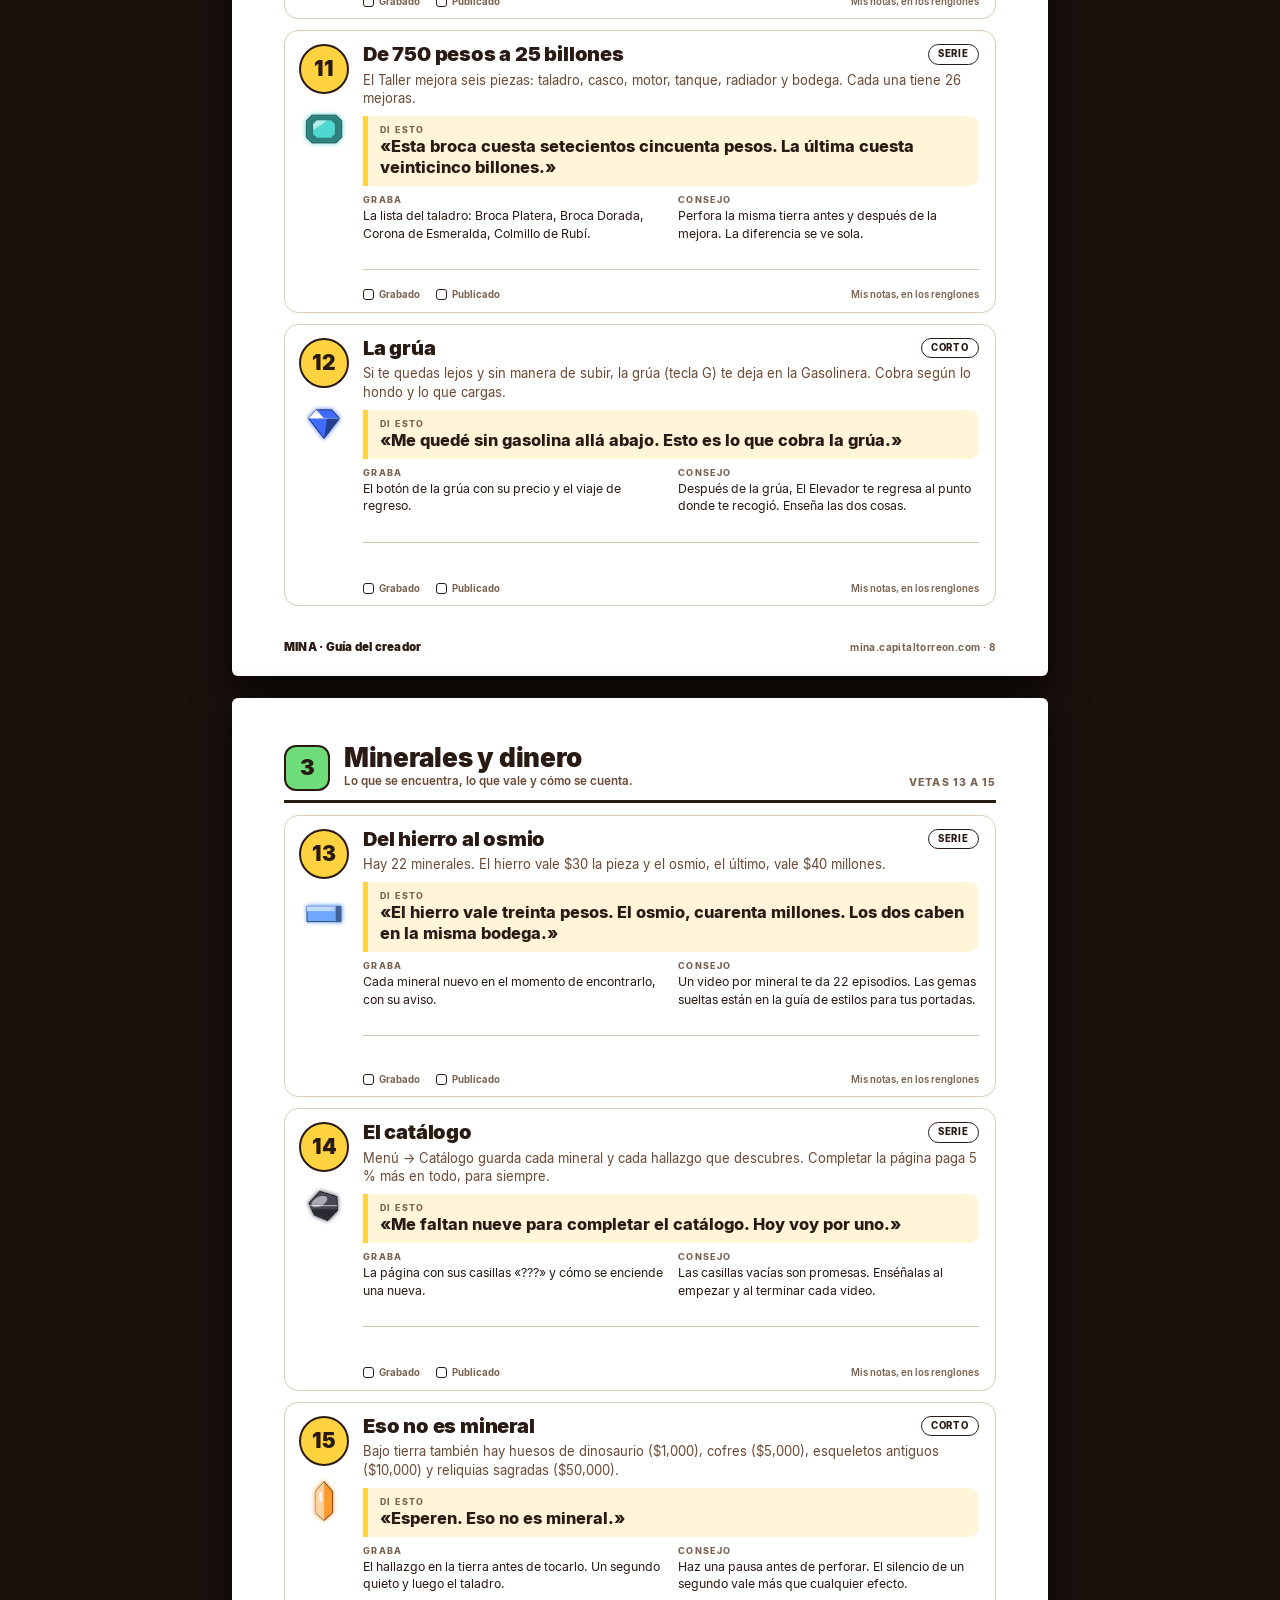
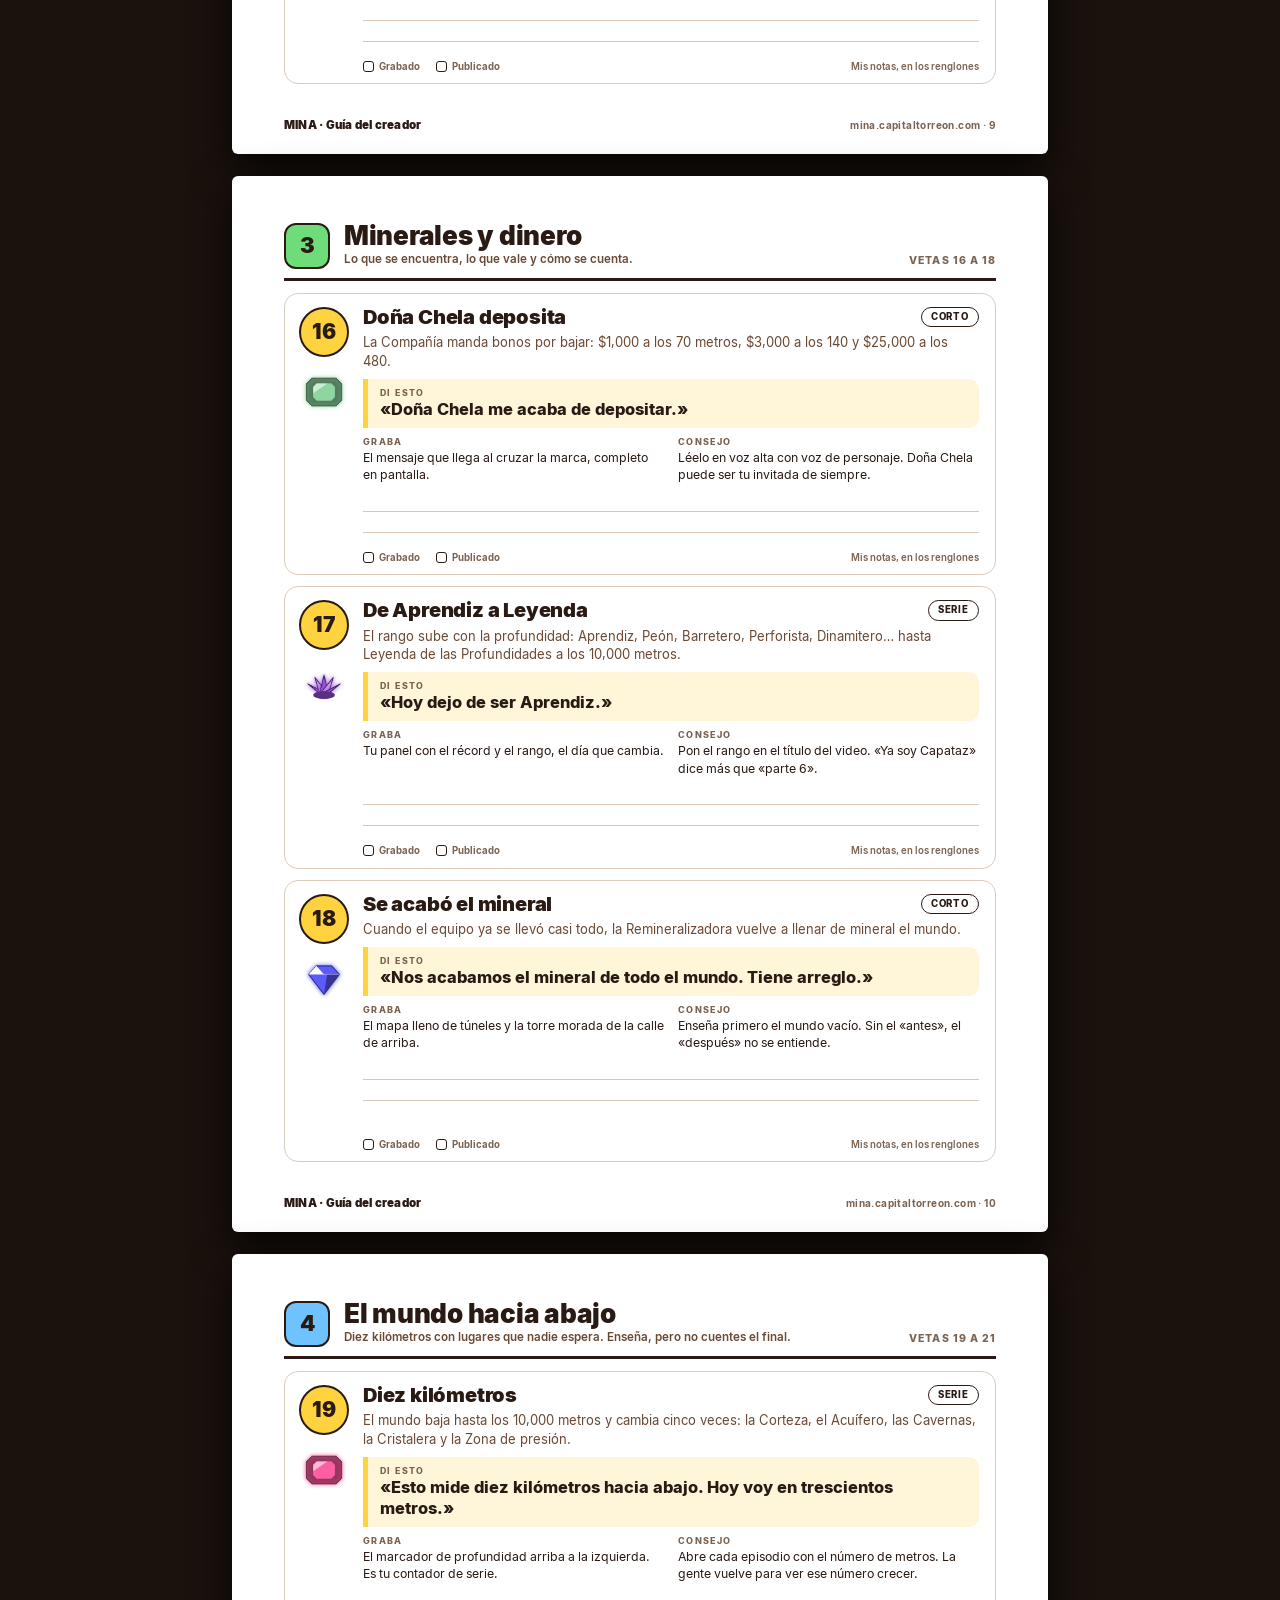
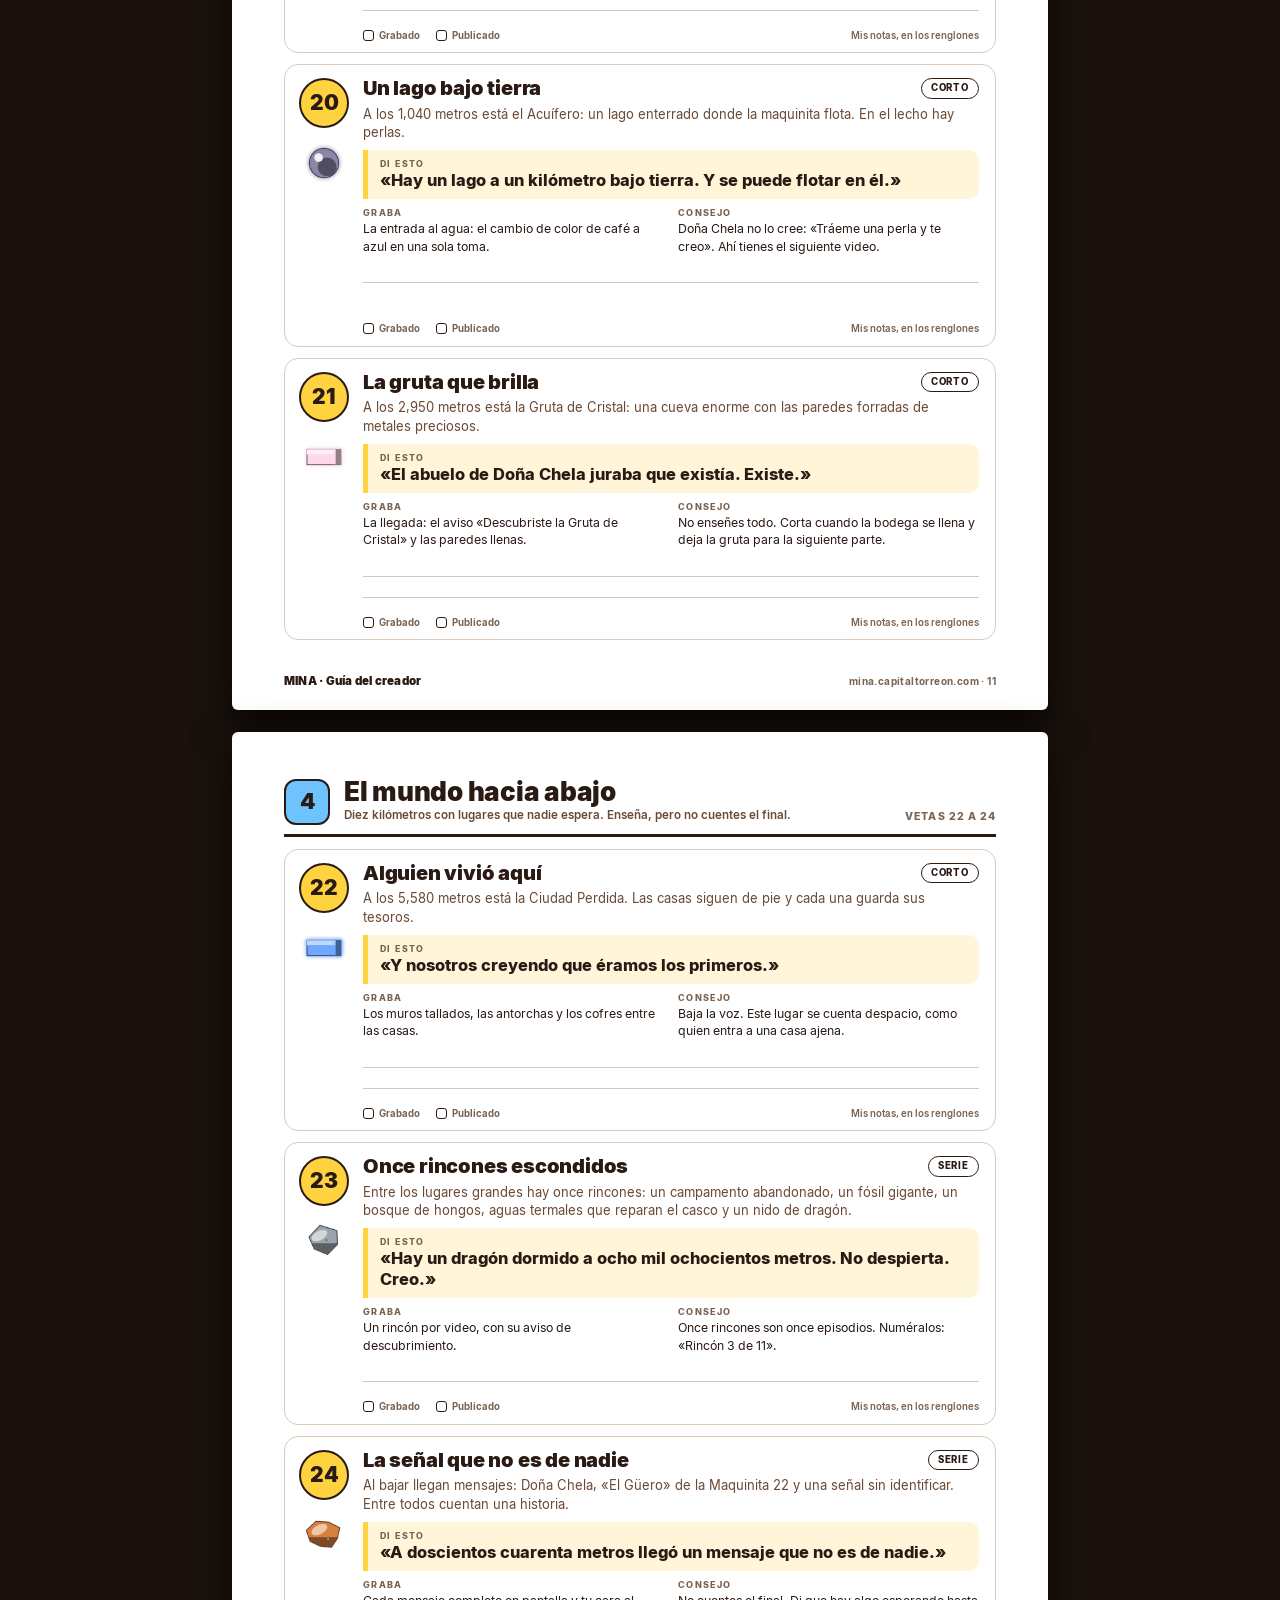
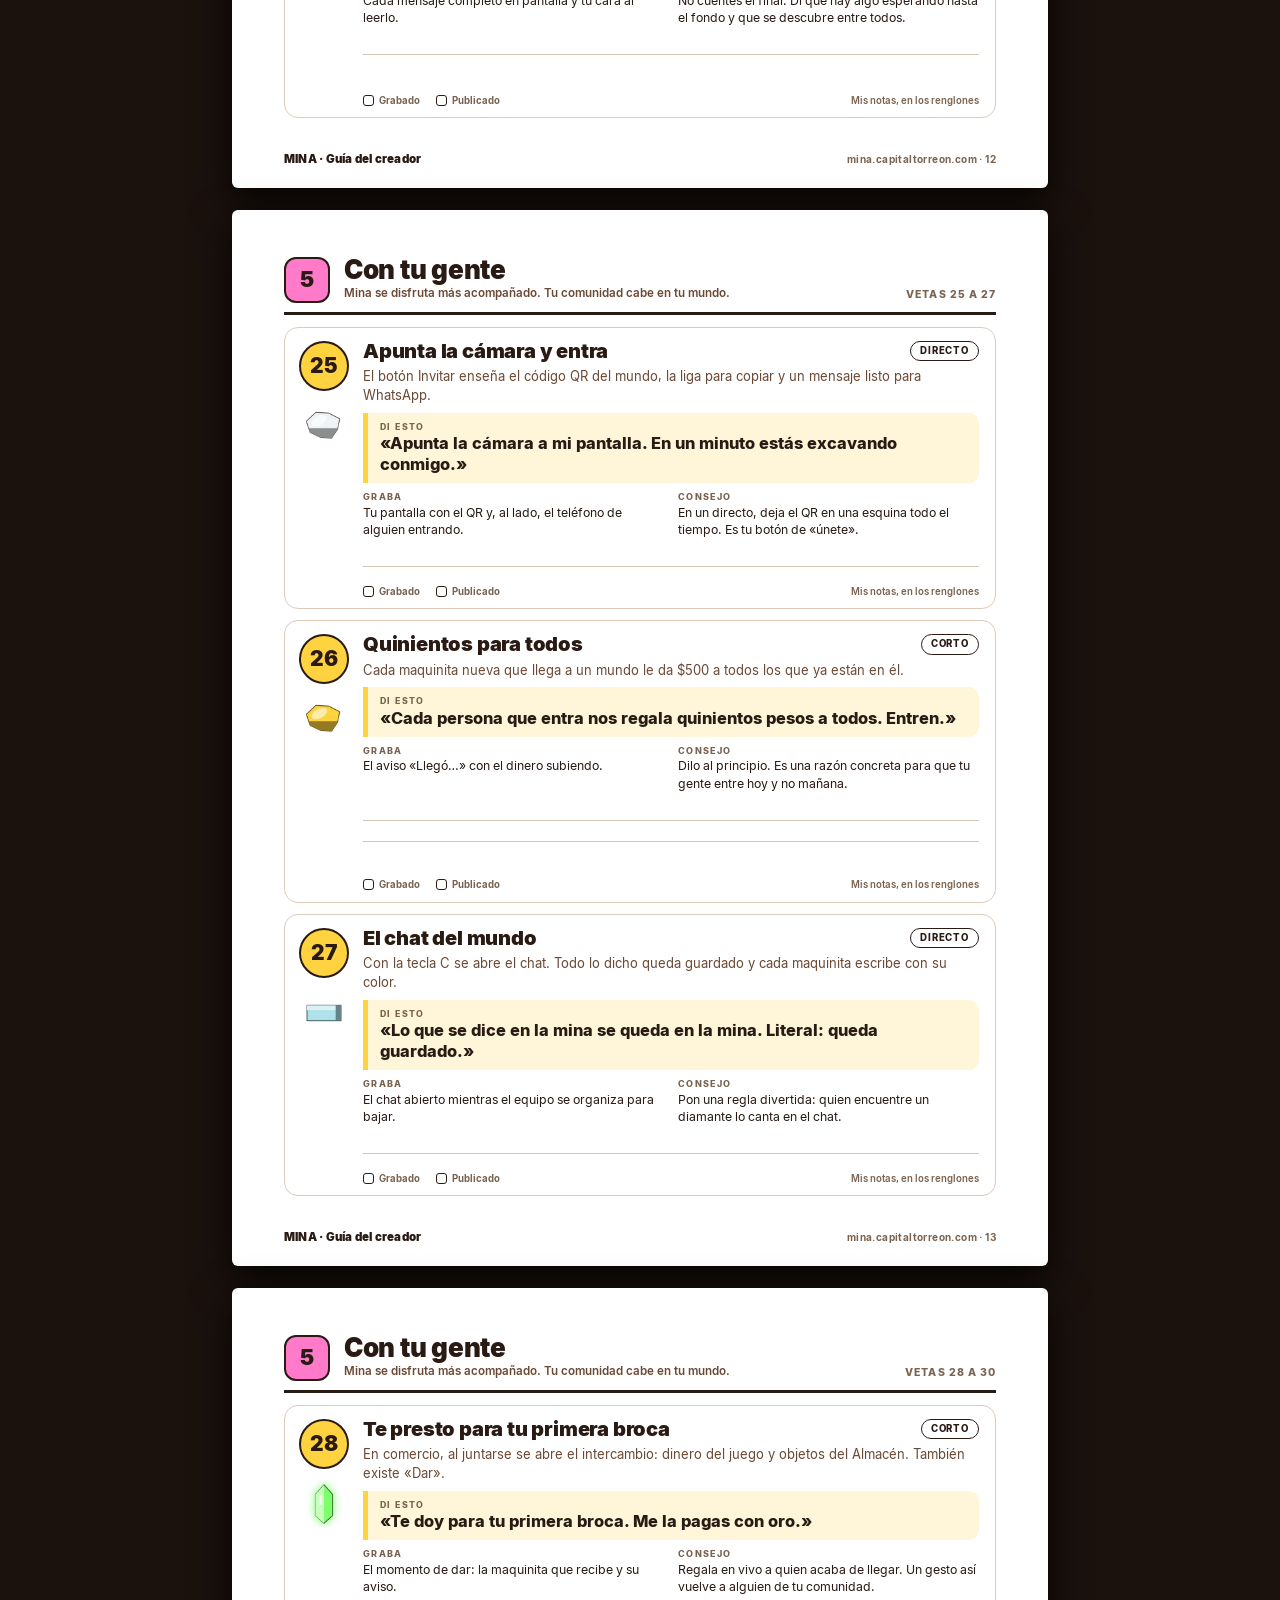
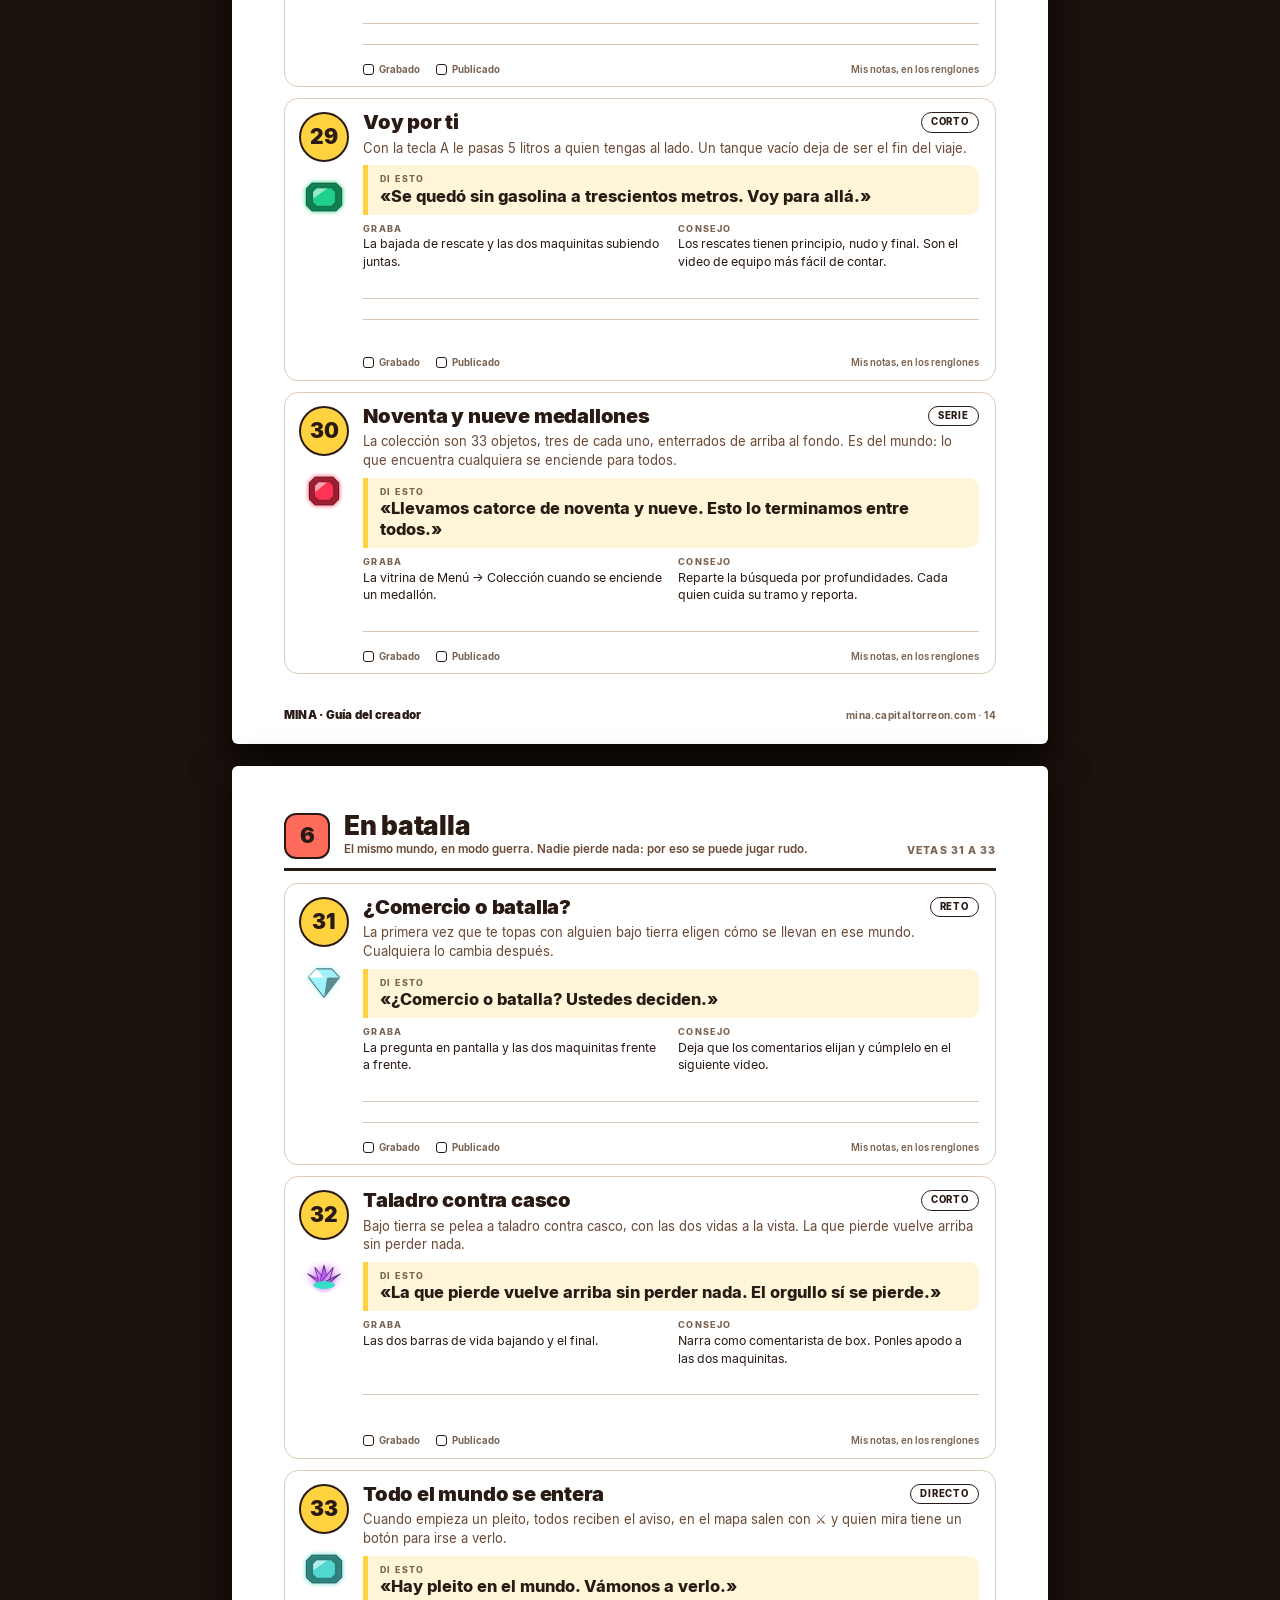
<file: publico/guia-estilos/creador/index.html>
<!doctype html>
<!-- Mina · Guía del creador · Ricardo López Reyero (RLR) · mina.capitaltorreon.com/guia-estilos/creador -->
<html lang="es" data-k="eye" data-rev="181218">
<head>
<meta charset="utf-8">
<meta name="viewport" content="width=device-width,initial-scale=1">
<title>Mina · Guía del creador</title>
<meta name="description" content="Sesenta vetas de contenido para quien graba, narra y publica sobre Mina: la idea, la frase para decir, qué grabar y un consejo. Lista para imprimir.">
<meta name="author" content="Ricardo López Reyero">
<meta property="og:title" content="Mina · Guía del creador"><meta property="og:description" content="60 temas con su frase, qué grabar y un consejo. Lista para imprimir.">
<meta property="og:image" content="https://mina.capitaltorreon.com/guia-estilos/kit/07-horizontal/portada-horizontal-1920x1080.jpg">
<meta name="theme-color" content="#1b120e"><meta name="build" content="eye"><meta name="rev" content="181218">
<link rel="icon" type="image/png" sizes="32x32" href="/iconos/icono-32.png">
<style>
/* RLR · hojas tamaño carta sobre papel blanco, para imprimir sin gastar tinta; la misma página es la versión en línea y de aquí sale el PDF */
@font-face{font-family:Inter;font-weight:900;src:url(../kit/10-tipografia/Inter-Black.ttf) format("truetype")}
@font-face{font-family:Inter;font-weight:800;src:url(../kit/10-tipografia/Inter-ExtraBold.ttf) format("truetype")}
@font-face{font-family:Inter;font-weight:700;src:url(../kit/10-tipografia/Inter-Bold.ttf) format("truetype")}
@font-face{font-family:Inter;font-weight:600;src:url(../kit/10-tipografia/Inter-SemiBold.ttf) format("truetype")}
@font-face{font-family:Inter;font-weight:400;src:url(../kit/10-tipografia/Inter-Regular.ttf) format("truetype")}
@page{size:8.5in 11in;margin:0}
:root{--tinta:#2a1a14;--cafe:#6b4a35;--su:#7a6351;--raya:#dccbb8;--ac:#ffd23f;--crema:#fff6d9;--papel:#fff}
*{box-sizing:border-box;-webkit-print-color-adjust:exact;print-color-adjust:exact}
html{background:#1b120e}
body{margin:0;font:400 12px/1.5 Inter,system-ui,sans-serif;color:var(--tinta)}
h1,h2,h3,p,ul,ol,blockquote{margin:0}
.hoja{width:816px;height:1056px;position:relative;overflow:hidden;background:var(--papel);page-break-after:always;break-after:page;padding:46px 52px 52px;display:flex;flex-direction:column}
.hoja:last-of-type{page-break-after:auto;break-after:auto}
.pie{position:absolute;left:52px;right:52px;bottom:20px;display:flex;justify-content:space-between;align-items:center;font-weight:700;font-size:10px;color:var(--su);letter-spacing:.04em}
.pie b{font-weight:900;color:var(--tinta);font-size:11.5px;letter-spacing:.02em}
.ceja{font-weight:800;font-size:10.5px;letter-spacing:.17em;text-transform:uppercase;color:var(--su)}
h2{font-weight:900;font-size:36px;line-height:1.05;letter-spacing:-.01em;margin-top:6px}
.entrada{font-size:15.6px;line-height:1.55;margin-top:12px;max-width:690px}
.subr{background:linear-gradient(transparent 62%,var(--ac) 62%)}
/* portada y contraportada */
.portada{align-items:center;text-align:center;padding-top:58px}
.portada .logo{width:330px;height:auto}
.rueda{position:relative;width:470px;height:470px;margin:26px 0 8px}
.rueda img{position:absolute;width:62px;height:62px;margin:-31px 0 0 -31px}
.rueda .centro{position:absolute;inset:0;display:flex;flex-direction:column;align-items:center;justify-content:center}
.rueda .n{font:900 170px/0.9 Inter;color:var(--ac);-webkit-text-stroke:9px var(--tinta);paint-order:stroke fill;letter-spacing:-.03em}
.rueda .de{font:900 25px/1.1 Inter;margin-top:10px}
.portada h1{font:900 56px/1 Inter;letter-spacing:-.02em}
.portada .sub{font-weight:600;font-size:17px;color:var(--cafe);margin-top:12px;max-width:560px}
.chips{display:flex;gap:8px;flex-wrap:wrap;justify-content:center;margin-top:20px}
.chip{background:var(--ac);border:2px solid var(--tinta);font-weight:900;font-size:12.5px;padding:5px 13px;border-radius:999px}
.chip.o{background:#fff}
.portada .liga{margin-top:auto;font-weight:900;font-size:17px}
.portada .liga small{display:block;font-weight:600;font-size:11px;color:var(--su);margin-top:3px;letter-spacing:.03em}
.qr{width:210px;border:3px solid var(--tinta);border-radius:16px;padding:10px;line-height:0}.qr img{width:100%;image-rendering:pixelated}
/* textos largos */
.carta p{font-size:16.2px;line-height:1.66;margin-top:15px;max-width:670px}
.carta .firma{font-weight:800;margin-top:20px}.carta .firma small{display:block;font-weight:600;color:var(--su)}
.caja{border:1.5px solid var(--raya);border-radius:14px;padding:16px 20px;margin-top:18px}
.caja b{white-space:nowrap}
.caja.am{background:var(--crema);border-color:var(--ac)}
.caja h3{font-weight:900;font-size:17px;margin-bottom:5px}
.caja p{font-size:13.6px;line-height:1.56;margin-top:0;max-width:none}
.razones{display:grid;grid-template-columns:1fr 1fr;grid-auto-rows:1fr;gap:13px;margin:22px 0 18px;flex:1;min-height:0}
.razon{border:1.5px solid var(--raya);border-radius:14px;padding:18px 18px 14px 78px;position:relative}
.razon img{position:absolute;left:14px;top:16px;width:52px;height:52px}
.razon h3{font-weight:900;font-size:19px;line-height:1.15}
.razon p{font-size:13.6px;line-height:1.5;color:var(--cafe);margin-top:6px}
.lista{list-style:none;padding:0;display:grid;gap:9px}
.lista li{position:relative;padding-left:28px;font-size:13.8px;line-height:1.45}
.lista li::before{content:"";position:absolute;left:2px;top:.22em;width:13px;height:13px;border:2px solid var(--tinta);border-radius:3px;background:#fff}
.lista.rombo li::before{border:0;border-radius:2px;background:var(--ac);box-shadow:0 0 0 1.5px var(--tinta);width:9px;height:9px;top:.4em;left:4px;transform:rotate(45deg)}
.dosc{display:grid;grid-template-columns:1fr 1fr;gap:16px}
/* las vetas */
.capi{display:flex;align-items:flex-end;gap:14px;border-bottom:3px solid var(--tinta);padding-bottom:9px}
.capi .cn{flex:none;width:46px;height:46px;border-radius:12px;border:2.5px solid var(--tinta);font:900 22px/41px Inter;text-align:center}
.capi h2{font-size:26px;margin:0}
.capi p{font-size:11.6px;color:var(--cafe);font-weight:600;margin-top:2px}
.capi .de{margin-left:auto;font-weight:800;font-size:10.5px;color:var(--su);letter-spacing:.1em;white-space:nowrap}
.vetas{flex:1;display:grid;grid-template-rows:repeat(3,1fr);gap:11px;margin:12px 0 18px;min-height:0}
.veta{border:1.5px solid var(--raya);border-radius:14px;padding:12px 16px 9px 78px;position:relative;display:flex;flex-direction:column;min-height:0;overflow:hidden}
.veta .num{position:absolute;left:14px;top:13px;width:50px;height:50px;border-radius:50%;background:var(--ac);border:2.5px solid var(--tinta);font:900 21px/45px Inter;text-align:center}
.veta .gema{position:absolute;left:15px;top:74px;width:48px;height:48px}
.veta header{display:flex;align-items:center;gap:10px}
.veta h3{font-weight:900;font-size:20px;line-height:1.12;letter-spacing:-.01em}
.veta .fo{margin-left:auto;flex:none;font-weight:800;font-size:9.6px;letter-spacing:.09em;text-transform:uppercase;border:1.5px solid var(--tinta);border-radius:999px;padding:2px 9px}
.veta .idea{font-size:13px;line-height:1.45;margin-top:5px;color:var(--cafe)}
.veta .di{background:var(--crema);border-left:5px solid var(--ac);border-radius:0 10px 10px 0;padding:7px 12px 8px;margin-top:8px}
.veta .di small{display:block;font-weight:800;font-size:8.8px;letter-spacing:.16em;color:var(--su)}
.veta .di p{font-weight:800;font-size:16.4px;line-height:1.28}
.veta .dos{display:grid;grid-template-columns:1fr 1fr;gap:14px;margin-top:8px}
.veta .dos p{font-size:12.3px;line-height:1.43}
.veta .dos b{font-weight:800;display:block;font-size:9px;letter-spacing:.15em;text-transform:uppercase;color:var(--su)}
.veta .notas{flex:1;min-height:0;margin-top:7px;overflow:hidden}.veta .notas i{display:block;height:21px;border-bottom:1px solid #d6c6b3}
.renglones{flex:1;min-height:0;overflow:hidden;margin-bottom:26px}.renglones i{display:block;height:28px;border-bottom:1px solid #d6c6b3}
.veta footer{padding-top:7px;display:flex;gap:16px;align-items:center;font-weight:700;font-size:9.6px;color:var(--su)}
.veta footer i{display:inline-block;width:11px;height:11px;border:1.6px solid var(--tinta);border-radius:3px;vertical-align:-2px;margin-right:5px}
.veta footer u{flex:1;text-decoration:none;text-align:right;font-weight:600}
/* frases y plan */
.frases{display:grid;gap:9px;margin-top:10px}
.frase{background:var(--crema);border-left:5px solid var(--ac);border-radius:0 10px 10px 0;padding:8px 13px;font-weight:800;font-size:14.6px;line-height:1.3}
.sec{font-weight:900;font-size:16px;margin-top:18px}
.plan{display:grid;grid-template-columns:repeat(5,1fr);gap:8px;margin-top:16px}
.dia{border:1.5px solid var(--raya);border-radius:11px;padding:9px 10px 9px;min-height:126px;display:flex;flex-direction:column}
.dia small{font-weight:800;font-size:9px;letter-spacing:.14em;color:var(--su)}
.dia b{font-weight:900;font-size:13.6px;line-height:1.18;margin-top:4px}
.dia span{margin-top:auto;display:flex;align-items:center;gap:6px;font-weight:800;font-size:9.4px;color:var(--cafe)}
.dia span em{font-style:normal;background:var(--ac);border:1.6px solid var(--tinta);border-radius:50%;width:24px;height:24px;font:900 10.5px/21px Inter;text-align:center;color:var(--tinta)}
.dia span i{margin-left:auto;width:12px;height:12px;border:1.6px solid var(--tinta);border-radius:3px}
/* en pantalla */
.barra{display:none}
@media screen{
  body{padding:74px 0 40px}
  .hoja{margin:0 auto 22px;box-shadow:0 14px 40px #000c;border-radius:6px}
  .barra{display:flex;position:fixed;top:0;left:0;right:0;z-index:5;gap:10px;align-items:center;justify-content:center;flex-wrap:wrap;padding:10px 14px;background:#1b120ef2;backdrop-filter:blur(8px);border-bottom:1px solid #5a3d2c;font-size:15px}
  .barra a,.barra button{font:inherit;font-weight:800;text-decoration:none;color:#f3e6d8;border:1px solid #5a3d2c;background:#2a1c16;border-radius:10px;padding:.5em .9em;cursor:pointer}
  .barra a.ppal{background:#ffd23f;color:#2a1a14;border-color:#ffd23f}
}
@media print{.barra{display:none!important}}
</style>
</head>
<body>
<div class="barra"><a href="../#creador">← Guía de estilos</a><a class="ppal" id="pdf" href="../Mina_Guia_del_Creador.pdf" download>⬇ Descargar el PDF</a><button onclick="print()">🖨 Imprimir</button><a href="/galeria">Galería</a><a href="/">Jugar Mina</a></div>
<main id="hojas"></main>
<script src="vetas.js"></script>
<script>
/* RLR · Ricardo López Reyero — arma las hojas de la guía del creador con las 60 vetas de vetas.js */
'use strict';
const _RLR = 'Ricardo López Reyero', _k = 'EYE', _rev = 181218;
const G = ['hierro', 'cobre', 'plata', 'oro', 'platino', 'einstenio', 'esmeralda', 'rubi', 'diamante', 'amazonita', 'aguamarina', 'zafiro', 'perla-negra', 'onix', 'topacio', 'jade-imperial', 'amatista', 'tanzanita', 'alejandrita', 'paladio', 'rodio', 'osmio'];
const gema = (k) => `../brochure/img/gema-${String((k % 22) + 1).padStart(2, '0')}-${G[k % 22]}.webp`;      // las gemas chicas, las mismas del brochure: así el PDF pesa poco
const e = (s) => String(s).replace(/[&<>]/g, (c) => ({ '&': '&amp;', '<': '&lt;', '>': '&gt;' }[c]));
const p2 = (n) => String(n).padStart(2, '0');
const H = []; let pag = 0;
const hoja = (html, clase = '', conPie = true) => { pag++; H.push(`<section class="hoja ${clase}">${html}${conPie ? `<div class="pie"><b>MINA · Guía del creador</b><span>mina.capitaltorreon.com · ${pag}</span></div>` : ''}</section>`); };
const TODAS = CAPITULOS.flatMap((c, k) => c.v.map((v) => ({ ...v, cap: k })));

// 1 · portada
hoja(`<img class="logo" src="../brochure/img/mina-palabra.png" alt="MINA">
  <div class="rueda">${G.map((_, k) => { const a = -Math.PI / 2 + k * Math.PI * 2 / 22; return `<img src="${gema(k)}" alt="" style="left:${(235 + Math.cos(a) * 200).toFixed(1)}px;top:${(235 + Math.sin(a) * 200).toFixed(1)}px">`; }).join('')}
    <div class="centro"><div class="n">60</div><div class="de">vetas de contenido</div></div></div>
  <h1>Guía del creador</h1>
  <p class="sub">Temas, frases y consejos para grabar, narrar y publicar sobre Mina. Cada veta trae la idea, qué decir, qué grabar y un consejo.</p>
  <div class="chips"><span class="chip">Cero anuncios</span><span class="chip">Publicar no cuesta</span><span class="chip">Lo que ganes es tuyo</span><span class="chip o">Lista para imprimir</span></div>
  <div class="liga">mina.capitaltorreon.com<small>EXCAVA CON TUS AMIGOS</small></div>`, 'portada', false);

// 2 · manifiesto
hoja(`<div class="ceja">De quien hizo el juego</div><h2>Manifiesto</h2>
  <div class="carta">
    <p>Este juego está hecho con todo el cariño con el que se puede hacer un juego.</p>
    <p>Nació de <b>Motherload</b>, un juego que jugué de niño durante decenas de horas. Todavía me acuerdo de lo que disfrutaba y de lo que no. Me quedé con lo bueno, lo multipliqué, y le di al juego mucho más sentido y una historia que contar.</p>
    <p>Aquí no se excava solo: se baja con amigos, en el mismo mundo y al mismo tiempo. Cada lugar guarda algo, cada metro tiene su razón de ser, y hasta el fondo, debajo de todo, hay algo esperándote.</p>
    <p>Ojalá sea un regalo para ti. Disfrútalo sin prisa, y si te gusta, compártelo con alguien que quieras: se disfruta más acompañado.</p>
    <p>Y si llegas al final, que te deje un buen mensaje y un buen sabor de boca.</p>
    <p class="firma">Ing. Ricardo López Reyero<small>Torreón, Coahuila, México</small></p>
  </div>
  <div class="caja"><h3>Cómo se sostiene Mina</h3><p>Mina se juega completo gratis, para siempre, y pintar tu maquinita de tus colores también es gratis, para todos. Lo único que se vende es lo demás de La Pinturería. Nada de eso te hace bajar más rápido ni ganar más. Sin anuncios, sin cajas sorpresa, sin prisas inventadas. Mismo precio para todos.</p></div>
  <div class="caja am" style="margin-top:auto;margin-bottom:22px"><h3>Y para ti, que creas</h3><p>Publicar sobre Mina no cuesta nada ni pide permiso. Al contrario: te invitamos a hacerlo. Graba, narra, transmite y haz tuyo el juego. Lo que ganes con tus videos es tuyo. Esta guía es para que nunca te falte de qué hablar.</p></div>`, 'carta');

// 3 · por qué Mina
const RAZONES = [
  ['Cero anuncios', 'Ni uno. Tu grabación sale limpia de principio a fin y nada se atraviesa a media toma.'],
  ['Publicar no cuesta', 'No hay permisos ni cuotas. Súbelo a donde quieras y monetiza tú con tus propios videos.'],
  ['Fácil de jugar y de narrar', 'Se juega con tres flechas y siempre hay una decisión a la vista. Puedes platicar mientras juegas.'],
  ['Amistoso o en guerra', 'El mismo mundo sirve para cooperar o para pelear. Comercio o batalla: lo eligen quienes juegan.'],
  ['Trae modo espectador', 'Con la liga para mirar, tu público te ve en vivo desde el navegador, sin instalar nada y sin límite.'],
  ['Partidas que duran años', 'Cada mundo se guarda completo y nunca se borra. Vuelven a entrar y todo está exactamente como lo dejaron.'],
  ['Tu comunidad cabe', 'Juegan hasta 40 a la vez en un mundo, cada quien con su maquinita y sin registro.'],
  ['El material ya está hecho', 'Logotipo, portadas, fondos, arte con gemas y un brochure, gratis, en mina.capitaltorreon.com/guia-estilos.'],
];
hoja(`<div class="ceja">Introducción</div><h2>Mina es un juego hecho para <span class="subr">contarse</span></h2>
  <p class="entrada">Mina es un juego de minería para navegador, infinito y compartido. Bajas con tu maquinita, llenas la bodega, subes, vendes, mejoras el equipo y bajas más hondo, con tu gente y en vivo. Estas son ocho razones por las que funciona tan bien en video.</p>
  <div class="razones">${RAZONES.map(([t, x], k) => `<div class="razon"><img src="${gema([3, 6, 8, 7, 10, 14, 11, 16][k])}" alt=""><h3>${e(t)}</h3><p>${e(x)}</p></div>`).join('')}</div>
  <div class="caja am" style="margin-top:0;margin-bottom:22px"><h3>En una línea</h3><p>Excava con tus amigos. Gratis, sin anuncios y sin registro, en mina.capitaltorreon.com</p></div>`);

// 4 · cómo usar la guía
const m = TODAS[8];
hoja(`<div class="ceja">Antes de empezar</div><h2>Cómo usar esta guía</h2>
  <p class="entrada">Aquí hay sesenta vetas. Una veta es un tema del que puedes hacer un video, y todas tienen las mismas cuatro partes. No hace falta seguir el orden: abre en cualquier hoja y graba la que te llame.</p>
  <div class="vetas" style="grid-template-rows:auto;flex:none;margin:16px 0 6px"><article class="veta"><div class="num">${p2(9)}</div><img class="gema" src="${gema(8)}" alt="">
    <header><h3>${e(m.t)}</h3><span class="fo">${e(m.f)}</span></header>
    <p class="idea">${e(m.i)}</p><div class="di"><small>DI ESTO</small><p>«${e(m.d)}»</p></div>
    <div class="dos"><p><b>Graba</b>${e(m.g)}</p><p><b>Consejo</b>${e(m.c)}</p></div>
    <div class="notas"></div><footer><span><i></i>Grabado</span><span><i></i>Publicado</span><u>Mis notas, en los renglones</u></footer></article></div>
  <div class="dosc" style="margin-top:10px">
    <div class="caja" style="margin-top:0"><h3>Las cuatro partes</h3><ul class="lista rombo" style="margin-top:6px">
      <li><b>La idea.</b> Qué hay en el juego, con sus números reales.</li>
      <li><b>Di esto.</b> Una frase para abrir o cerrar. Cámbiala a tu modo de hablar.</li>
      <li><b>Graba.</b> La toma que no puede faltar.</li>
      <li><b>Consejo.</b> Cómo sacarle más al tema.</li>
      <li><b>Las casillas.</b> Marca lo grabado y lo publicado, y apunta ideas en la línea.</li></ul></div>
    <div class="caja" style="margin-top:0"><h3>Los cuatro formatos</h3><ul class="lista rombo" style="margin-top:6px">
      <li><b>Corto.</b> De 15 a 30 segundos, una sola cosa.</li>
      <li><b>Serie.</b> Varios episodios numerados sobre lo mismo.</li>
      <li><b>Reto.</b> Una regla, un marcador y un resultado.</li>
      <li><b>Directo.</b> En vivo, con tu comunidad adentro o mirando.</li></ul></div>
  </div>
  <div class="caja am" style="margin-top:auto;margin-bottom:22px"><h3>Mina en un minuto</h3><p>Te mueves con las flechas: abajo perforas, a los lados caminas, arriba vuelas. Lo que recoges va a la bodega. Subes, lo vendes en La Báscula, cargas combustible en la Gasolinera y mejoras tu equipo en El Taller. Con mejor equipo llegas más hondo, donde está lo que más vale. El botón Invitar da la liga y el código QR de tu mundo: quien la abre entra con su propia maquinita.</p></div>`);

// 5 a 24 · las vetas, tres por hoja
let n = 0;
CAPITULOS.forEach((c, k) => {
  for (let parte = 0; parte < 2; parte++) {
    const tres = c.v.slice(parte * 3, parte * 3 + 3);
    hoja(`<div class="capi"><div class="cn" style="background:${c.col}">${k + 1}</div><div><h2>${e(c.n)}</h2><p>${e(c.u)}</p></div><div class="de">VETAS ${p2(n + 1)} A ${p2(n + 3)}</div></div>
      <div class="vetas">${tres.map((v) => { n++; return `<article class="veta"><div class="num">${p2(n)}</div><img class="gema" src="${gema(v.m ?? n - 1)}" alt="">
        <header><h3>${e(v.t)}</h3><span class="fo">${e(v.f)}</span></header>
        <p class="idea">${e(v.i)}</p><div class="di"><small>DI ESTO</small><p>«${e(v.d)}»</p></div>
        <div class="dos"><p><b>Graba</b>${e(v.g)}</p><p><b>Consejo</b>${e(v.c)}</p></div>
        <div class="notas"></div><footer><span><i></i>Grabado</span><span><i></i>Publicado</span><u>Mis notas, en los renglones</u></footer></article>`; }).join('')}</div>`);
  }
});

// 25 · frases
const ABRIR = ['Empecé con veinte pesos y una maquinita. Mira dónde voy.', 'Este juego no tiene un solo anuncio. Te lo enseño.', 'Hay algo a diez kilómetros bajo tierra y vamos a llegar.', 'Tengo un mundo donde cabemos cuarenta. ¿Quién entra?', 'No bajes más de lo que puedes subir. Hoy no hice caso.', '¿Ves esa piedra azul? Vale un millón.', 'Doña Chela dice que regrese. Voy a seguir bajando.', 'Día uno. Veinte pesos. Tres litros.'];
const MEDIO = ['Esperen. Eso no es mineral.', 'Bodega llena. Ahora viene lo difícil: subir.', 'Me queda un litro. Uno.', 'Viaje perfecto. Ni un rasguño.', '¿Comercio o batalla? Tú dime.', 'Eso que brilla no lo había visto nunca.'];
const CERRAR = ['Se juega gratis en mina punto capitaltorreon punto com. Te espero abajo.', 'La liga está en mi perfil. Entras y ya estás jugando.', 'Mañana bajo más. Sígueme para ver hasta dónde.', 'Dime en los comentarios cómo se llama tu maquinita.', 'Mi mundo sigue abierto. Trae a alguien.', 'Gratis, sin anuncios y sin registro. No tienes pretexto.', 'Si llegas antes que yo, no me cuentes el final.', 'Nos vemos en el fondo.'];
const fr = (l) => `<div class="frases">${l.map((x) => `<div class="frase">«${e(x)}»</div>`).join('')}</div>`;
hoja(`<div class="ceja">Herramientas</div><h2>Frases para decir</h2>
  <p class="entrada" style="font-size:13px;margin-top:8px">Para cuando no sabes cómo empezar o cómo despedirte. Dilas como tú hablas.</p>
  <div class="dosc" style="margin-top:4px"><div><div class="sec">Para abrir</div>${fr(ABRIR)}</div>
  <div><div class="sec">Para cerrar</div>${fr(CERRAR)}</div></div>
  <div class="sec">Para cuando pasa algo</div><div class="frases" style="grid-template-columns:1fr 1fr">${MEDIO.map((x) => `<div class="frase">«${e(x)}»</div>`).join('')}</div>
  <div class="sec">Las mías</div><div class="renglones" style="margin-top:4px"></div>`);

// 26 · plan de 30 días
const PLAN = [1, 55, 4, 5, 3, 7, 11, 13, 16, 9, 25, 26, 31, 32, 19, 20, 37, 38, 49, 52, 10, 43, 44, 28, 29, 35, 40, 57, 23, 60];
hoja(`<div class="ceja">Herramientas</div><h2>Un mes de videos</h2>
  <p class="entrada" style="font-size:13px;margin-top:8px">Treinta vetas en orden, una por día: primero presentas el juego, luego las reglas, después tu gente, y cierras con tu serie. El número amarillo es la veta. Cuando termines, quedan otras treinta.</p>
  <div class="plan">${PLAN.map((v, d) => `<div class="dia"><small>DÍA ${d + 1}</small><b>${e(TODAS[v - 1].t)}</b><span><em>${p2(v)}</em>${e(TODAS[v - 1].f)}<i></i></span></div>`).join('')}</div>`);

// 27 · antes de publicar y cierre
hoja(`<div class="ceja">Para terminar</div><h2>Antes de publicar</h2>
  <div class="dosc" style="margin-top:14px">
    <div class="caja" style="margin-top:0"><h3>Revisa tu video</h3><ul class="lista" style="margin-top:8px">
      <li>Lo mejor está en los primeros dos segundos.</li><li>El sonido del juego está encendido.</li><li>Es vertical, 1080 × 1920, sin barras negras.</li><li>El título no queda tapado por los botones de la red.</li>
      <li>Cuenta una sola cosa.</li><li>Dije dónde se juega.</li><li>La liga está en mi perfil o en la descripción.</li><li>No conté el final del juego.</li></ul></div>
    <div><div class="caja" style="margin-top:0"><h3>Lo que Mina sí dice</h3><ul class="lista rombo" style="margin-top:8px"><li>Es gratis, sin anuncios y sin registro.</li><li>Se juega con amigos, en el mismo mundo.</li><li>Los mundos son para siempre.</li><li>Pagar no da ventaja.</li></ul></div>
      <div class="caja"><h3>Lo que Mina no dice</h3><ul class="lista rombo" style="margin-top:8px"><li>Que se gana dinero de verdad jugando.</li><li>Que hay premios o sorteos.</li><li>Nada que el juego no haga hoy.</li></ul></div></div>
  </div>
  <div class="carta" style="margin-top:22px"><h2 style="font-size:28px">Y ahora, a bajar</h2>
    <p>Tienes sesenta vetas y no hace falta trabajarlas todas. Empieza por la que te dio risa o curiosidad al leerla: esa es la que vas a contar mejor.</p>
    <p>Juega primero y graba después. Lo que de verdad te pasó allá abajo siempre sale mejor que lo planeado. Y si un día no sabes qué publicar, abre esta guía en cualquier hoja.</p>
    <p>Mina va a seguir creciendo, y esta guía con él. Gracias por contarlo.</p>
    <p class="firma">Te esperamos abajo.</p></div>
  <div class="sec" style="margin-top:26px">Mis ideas</div><div class="renglones" style="margin-top:4px"></div>`);

// 28 · contraportada
hoja(`<img class="logo" src="../brochure/img/mina-palabra.png" alt="MINA" style="margin-top:70px">
  <p class="sub" style="font-size:22px;font-weight:900;color:var(--tinta);margin-top:14px">Excava con tus amigos</p>
  <div class="qr" style="margin-top:46px"><img src="../brochure/img/qr-mina.png" alt="Código QR de Mina"></div>
  <div class="liga" style="margin-top:22px;font-size:24px">mina.capitaltorreon.com<small>APUNTA LA CÁMARA O ESCRIBE LA LIGA</small></div>
  <div class="chips" style="margin-top:26px"><span class="chip">Gratis</span><span class="chip">Sin anuncios</span><span class="chip">Sin registro</span></div>
  <div class="caja" style="margin-top:auto;width:100%;text-align:left"><h3>Todo el material para publicar</h3><p>Logotipo, foto de perfil, portadas, fondos, arte con gemas, brochure y esta guía: <b>mina.capitaltorreon.com/guia-estilos</b></p></div>
  <p style="font-size:10.5px;color:var(--su);font-weight:600;margin:14px 0 0">Hecha en Torreón, Coahuila, por Ing. Ricardo López Reyero · CapitalTorreon</p>`, 'portada', false);

document.getElementById('hojas').innerHTML = H.join('');
for (const r of document.querySelectorAll('.notas, .renglones')) r.innerHTML = '<i></i>'.repeat(Math.max(0, Math.floor(r.clientHeight / (r.classList.contains('notas') ? 21 : 28))));      // renglones de verdad: los que quepan completos
fetch('../kit.json', { cache: 'no-cache' }).then((r) => r.json()).then((K) => { const a = document.getElementById('pdf'); if (K.creador) { a.href = '../' + K.creador; a.setAttribute('download', K.creadorNombre || K.creador); } }).catch(() => {});
const ajusta = () => { if (matchMedia('screen').matches) document.body.style.zoom = Math.min(1, document.documentElement.clientWidth / 850); };
addEventListener('resize', ajusta); ajusta(); addEventListener('beforeprint', () => { document.body.style.zoom = 1; }); addEventListener('afterprint', ajusta);
</script>
</body>
</html>
</file>
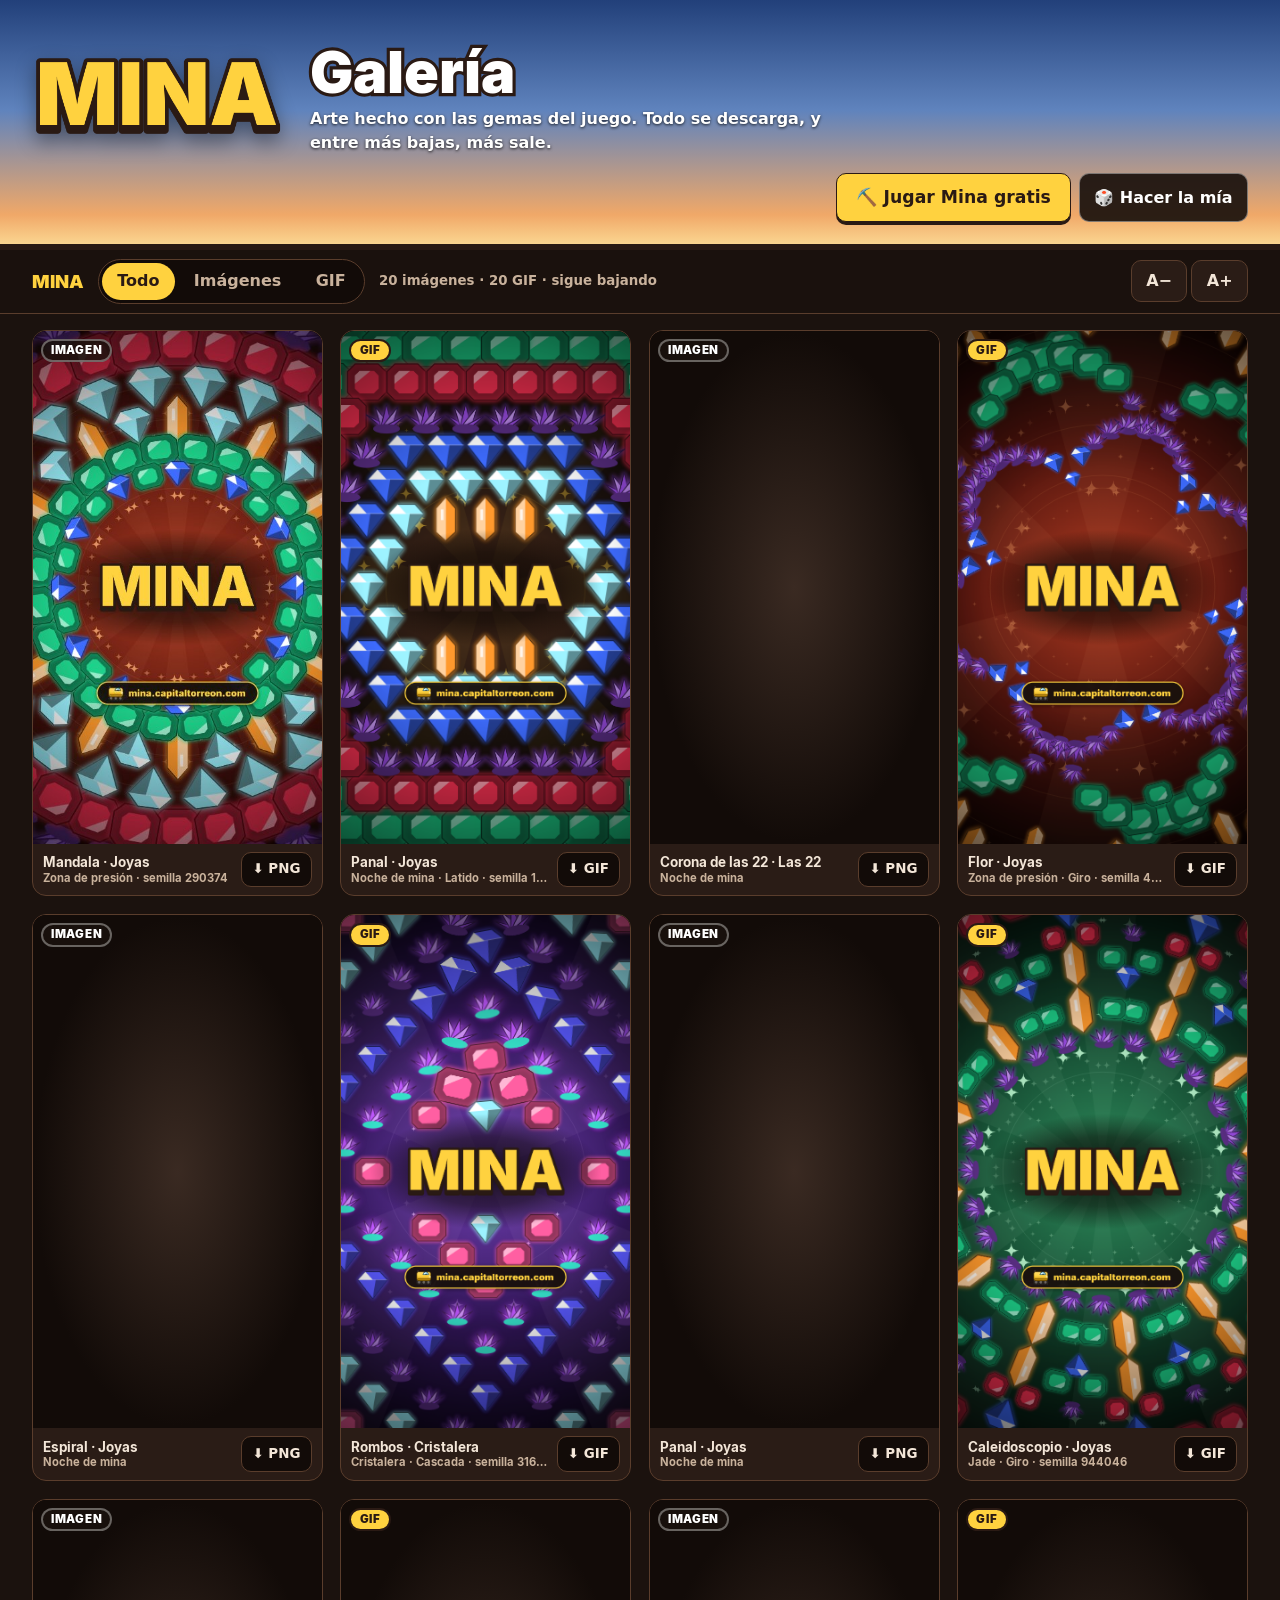
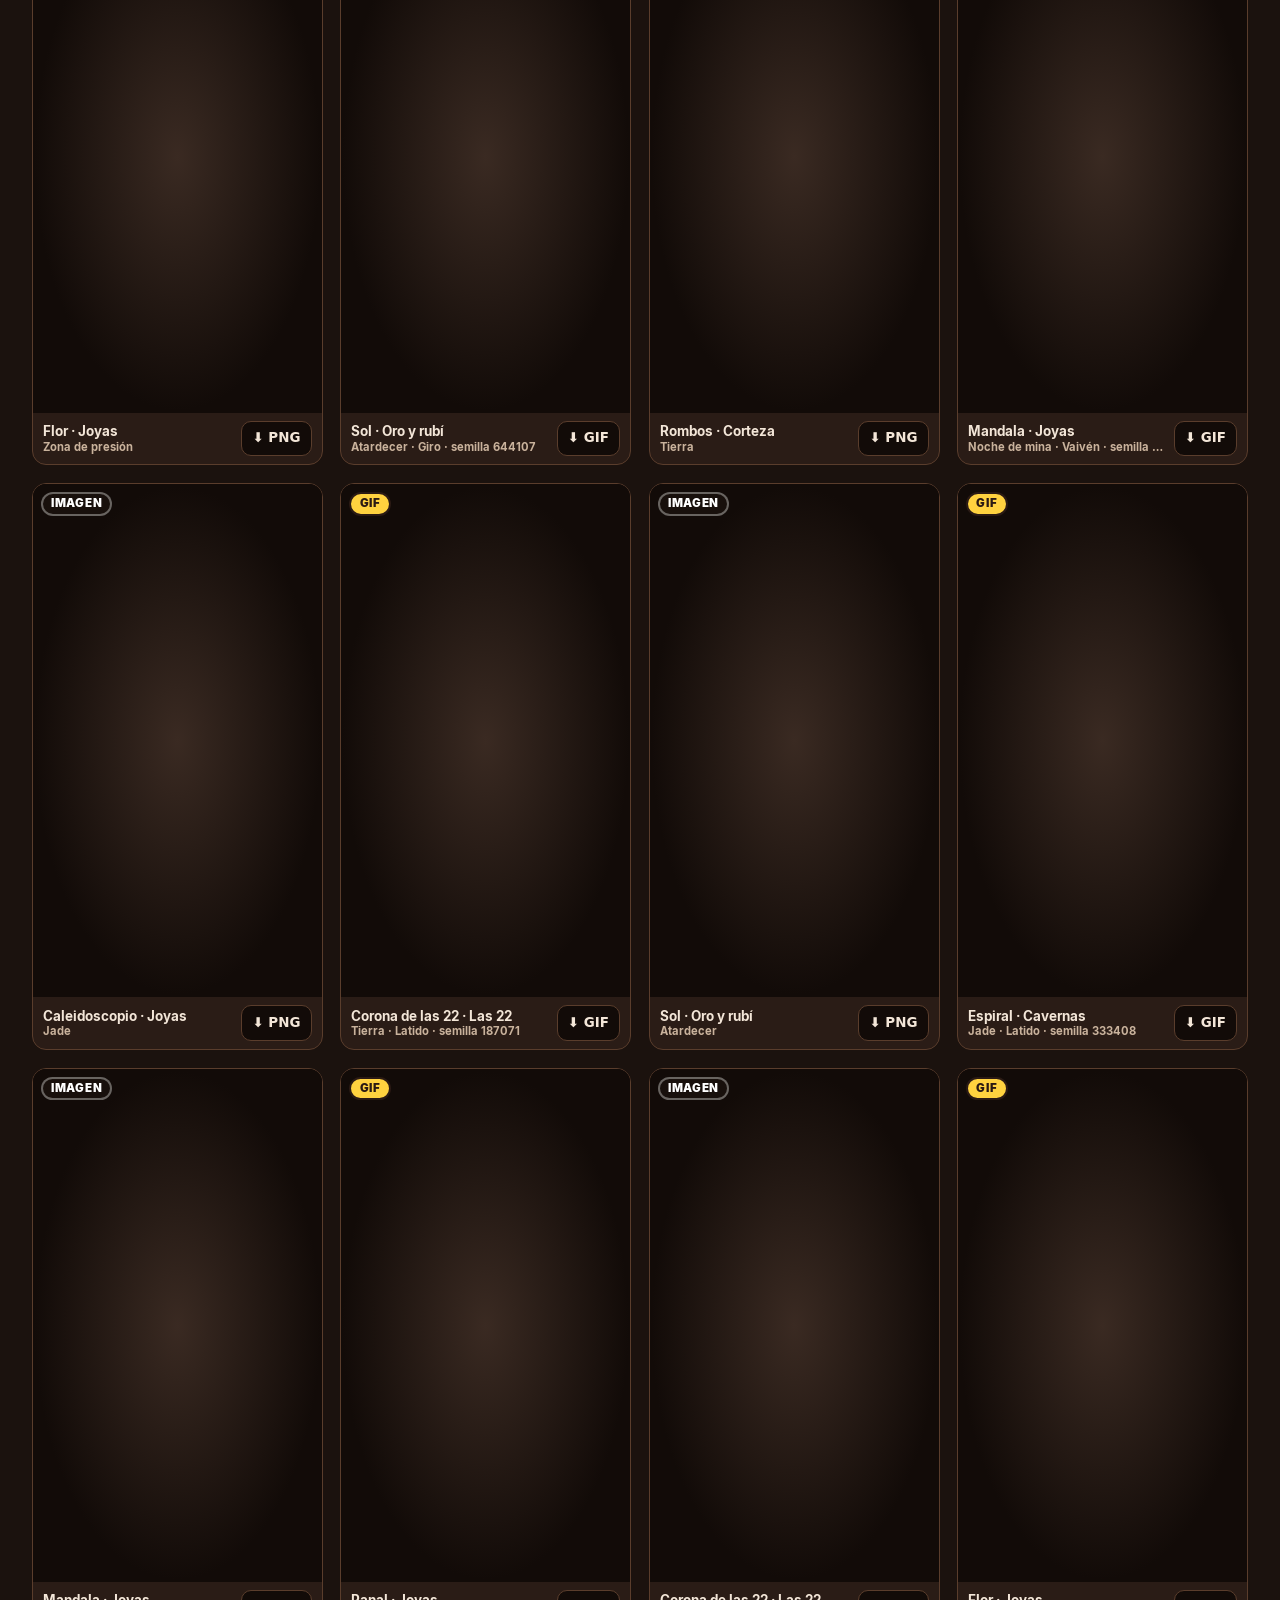
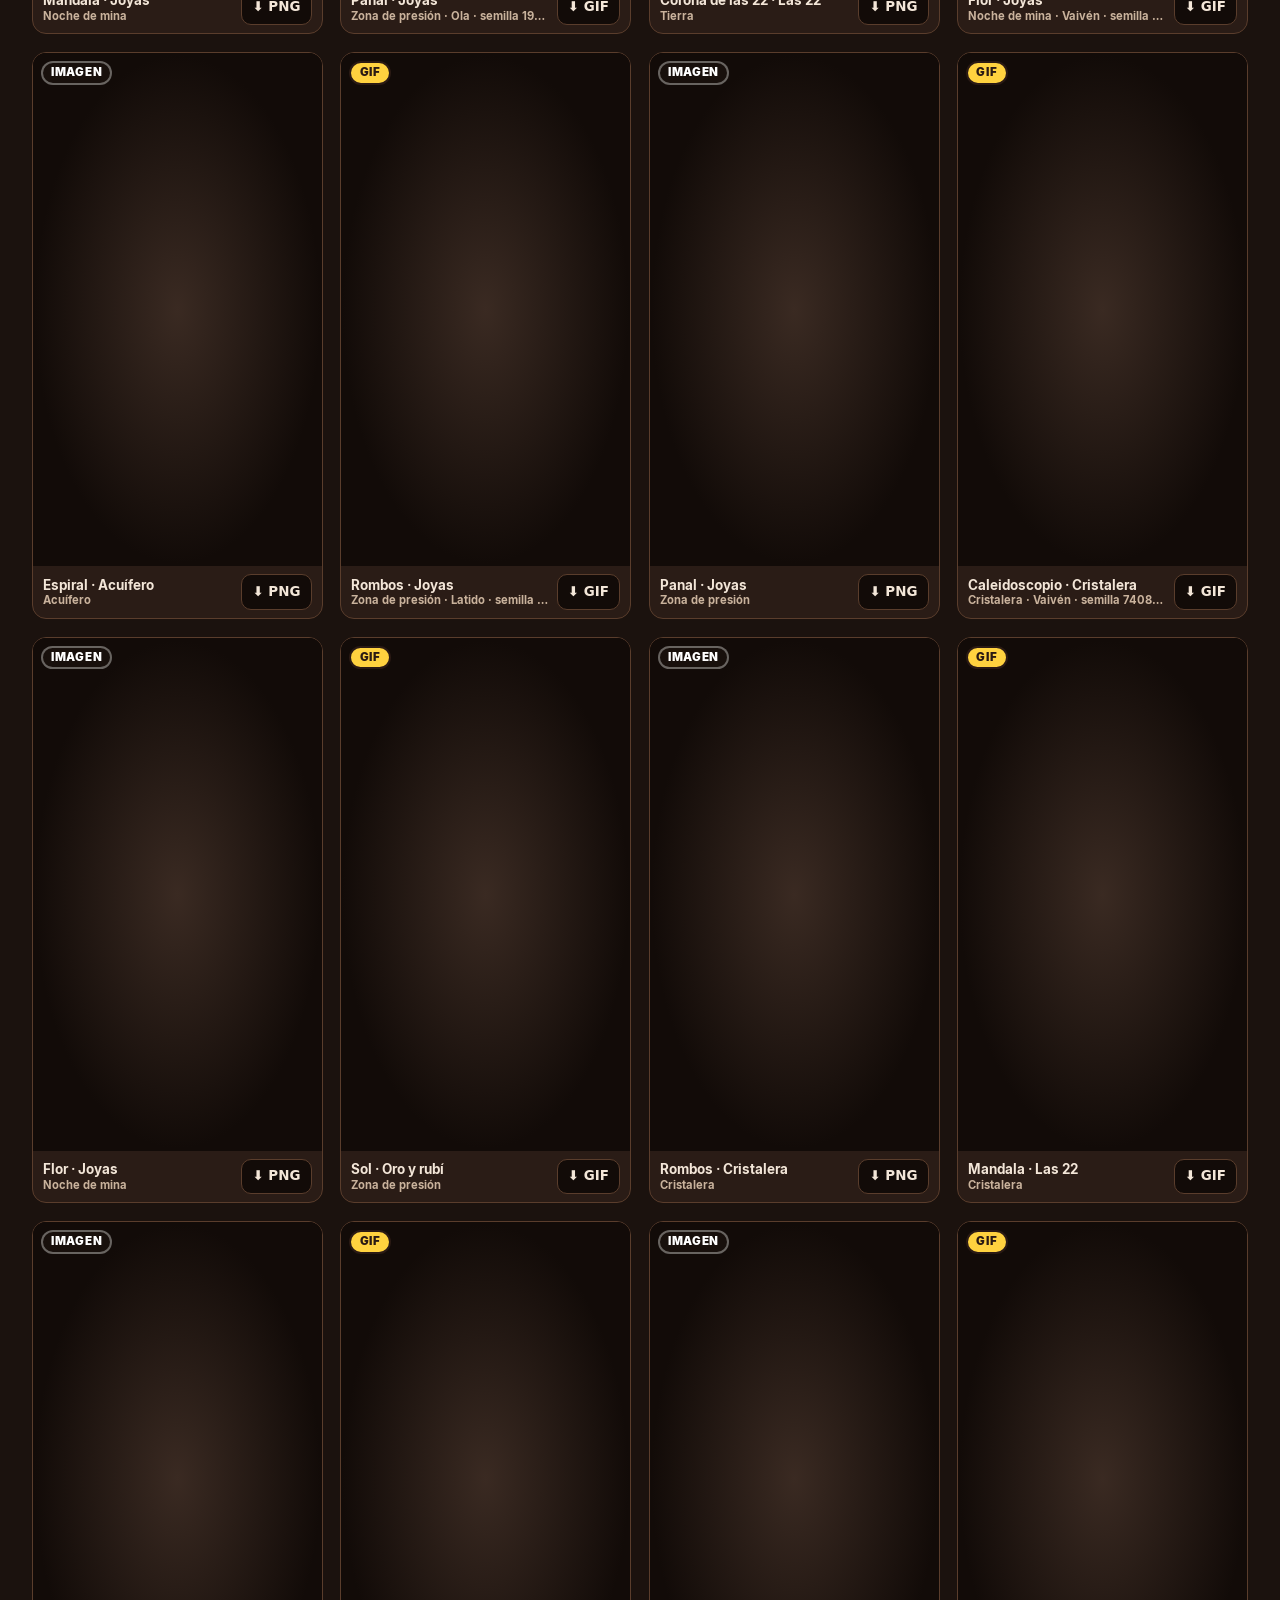
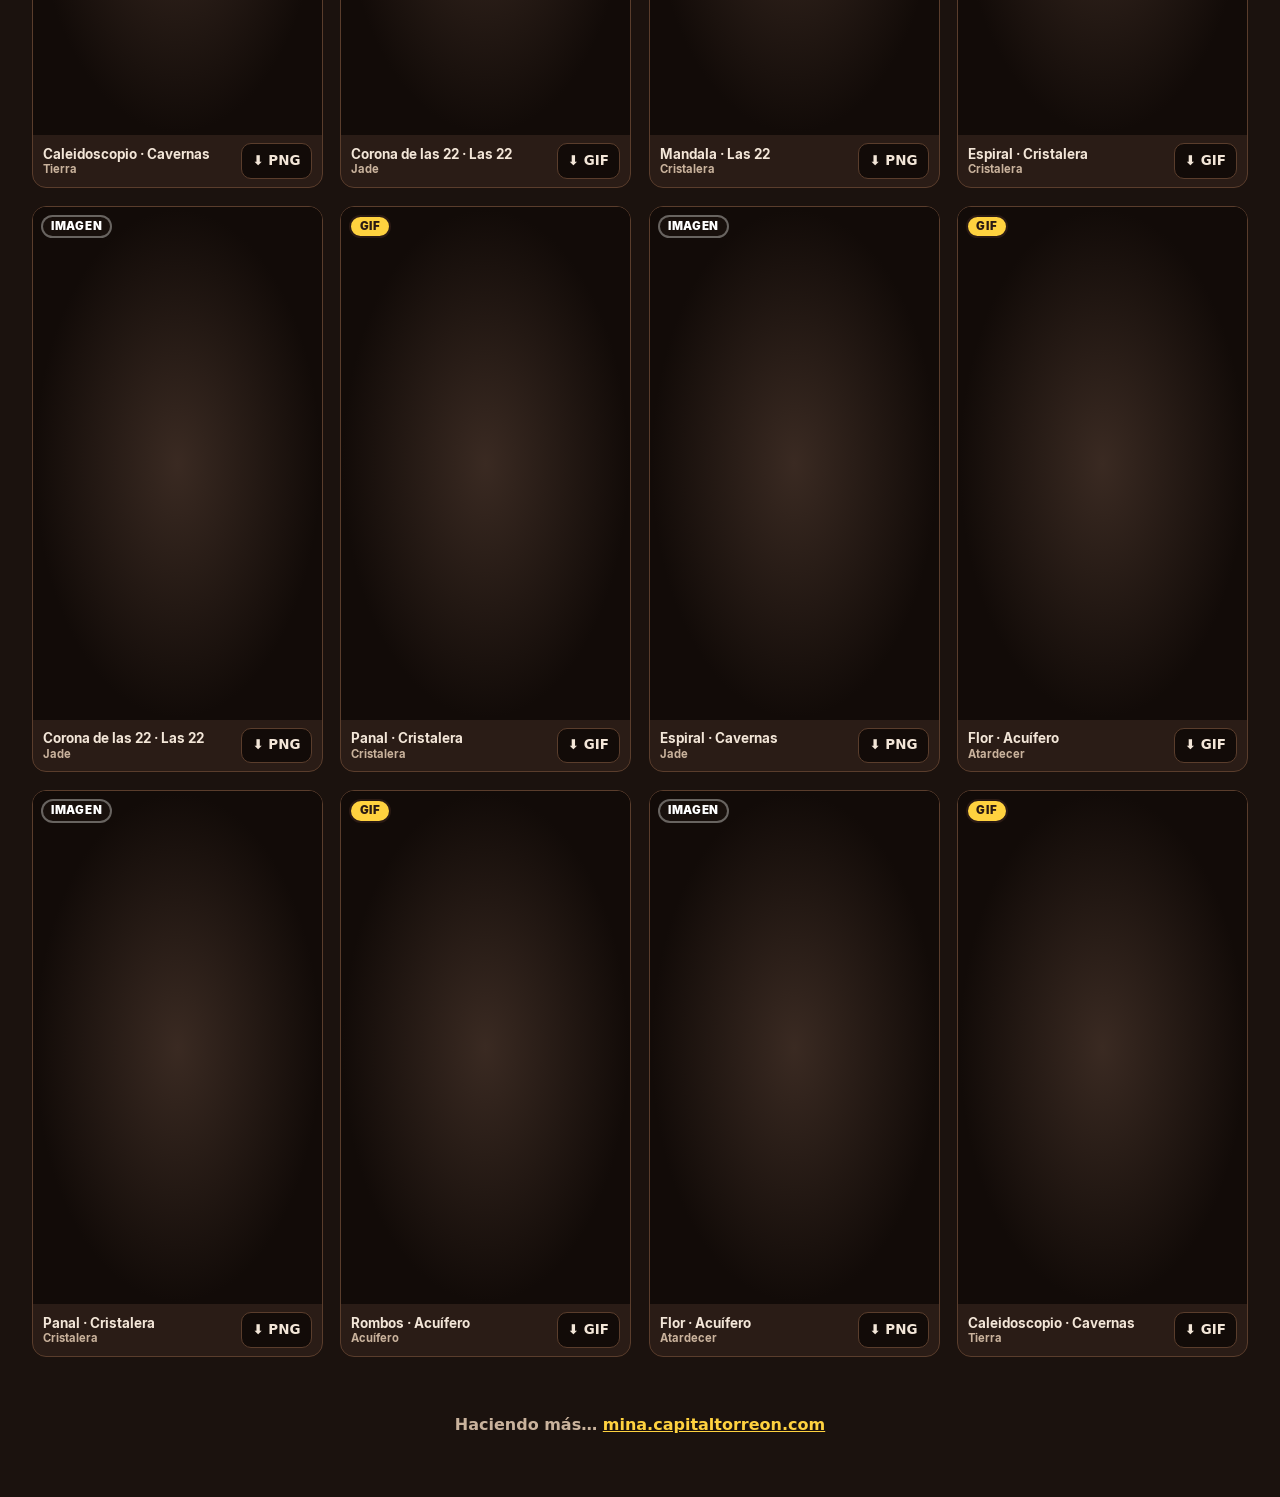
<file: publico/guia-estilos/galeria/index.html>
<!doctype html>
<!-- Mina · Galería · Ricardo López Reyero (RLR) · mina.capitaltorreon.com/galeria -->
<html lang="es" data-k="eye" data-rev="181218">
<head>
<meta charset="utf-8">
<meta name="viewport" content="width=device-width,initial-scale=1,viewport-fit=cover">
<title>Mina · Galería</title>
<meta name="description" content="Arte con las gemas de Mina: imágenes y GIF en bucle, todos para descargar. Sigue bajando: la galería no se acaba.">
<meta name="author" content="Ricardo López Reyero">
<meta property="og:type" content="website"><meta property="og:site_name" content="Mina"><meta property="og:locale" content="es_MX">
<meta property="og:url" content="https://mina.capitaltorreon.com/galeria">
<meta property="og:title" content="Mina · Galería">
<meta property="og:description" content="Imágenes y GIF hechos con las gemas de Mina. Todos se descargan. La galería no se acaba.">
<meta property="og:image" content="https://mina.capitaltorreon.com/guia-estilos/kit/07-horizontal/portada-horizontal-1920x1080.jpg">
<meta name="twitter:card" content="summary_large_image">
<meta name="theme-color" content="#1b120e"><meta name="build" content="eye"><meta name="rev" content="181218">
<link rel="icon" type="image/png" sizes="32x32" href="/iconos/icono-32.png"><link rel="apple-touch-icon" href="/iconos/icono-180.png">
<style>
/* RLR · la galería: todo vertical, todo hacia abajo, y no se acaba */
@font-face{font-family:Inter;font-weight:900;font-display:swap;src:url(../kit/10-tipografia/Inter-Black.ttf) format("truetype")}
@font-face{font-family:Inter;font-weight:700 800;font-display:swap;src:url(../kit/10-tipografia/Inter-Bold.ttf) format("truetype")}
:root{--f:1;--bg:#1b120e;--caja:#2a1c16;--borde:#5a3d2c;--tx:#f3e6d8;--su:#c9b29c;--ac:#ffd23f;--tinta:#2a1a14}
*{box-sizing:border-box}
body{margin:0;background:var(--bg);color:var(--tx);font:calc(16px*var(--f))/1.5 system-ui,-apple-system,"Segoe UI",Roboto,sans-serif}
a{color:var(--ac)}
.envuelve{max-width:1500px;margin:0 auto;padding:0 clamp(12px,3vw,32px)}
header{padding:clamp(22px,4vw,44px) 0 clamp(14px,2vw,22px);background:linear-gradient(#22407a,#5f83bd 45%,#f0a868 88%,#fbd590);border-bottom:6px solid var(--tinta)}
header .envuelve{display:flex;gap:18px 28px;align-items:center;flex-wrap:wrap}
header img{width:min(250px,46vw);height:auto;filter:drop-shadow(0 8px 10px #0006)}
h1{font:900 clamp(2em,6vw,3.6em)/1 Inter,system-ui,sans-serif;margin:0;color:#fff;-webkit-text-stroke:.11em var(--tinta);paint-order:stroke fill}
header p{margin:.35em 0 0;font-weight:800;color:#fff;text-shadow:0 1px 3px #000c;max-width:46ch}
header .lado{margin-left:auto;display:flex;gap:8px;flex-wrap:wrap}
button,.boton{font:inherit;font-weight:800;cursor:pointer;border:1px solid var(--borde);background:var(--caja);color:var(--tx);border-radius:10px;padding:.5em .9em;text-decoration:none;display:inline-flex;align-items:center;gap:.45em}
button:hover,.boton:hover{border-color:var(--ac)}
.boton.ppal{background:var(--ac);color:var(--tinta);border-color:var(--tinta);font-size:1.08em;padding:.6em 1.1em;box-shadow:0 3px 0 var(--tinta)}
.boton.osc{background:#1b120eeb;color:#fff;border-color:#ffffff66}
.barra{position:sticky;top:0;z-index:5;background:#1b120ef2;backdrop-filter:blur(8px);border-bottom:1px solid var(--borde)}
.barra .envuelve{display:flex;gap:8px;align-items:center;padding-top:9px;padding-bottom:9px}
.barra .marca{font:900 1.15em Inter,system-ui;color:var(--ac);text-decoration:none;margin-right:6px}
.filtro{display:flex;gap:4px;background:#120b08;border:1px solid var(--borde);border-radius:999px;padding:3px}
.filtro button{border:0;background:none;border-radius:999px;color:var(--su);padding:.4em .95em}
.filtro button.on{background:var(--ac);color:var(--tinta)}
.barra small{color:var(--su);font-weight:700;margin-left:6px;white-space:nowrap;overflow:hidden;text-overflow:ellipsis}
.barra .tam{margin-left:auto;display:flex;gap:4px;flex:none}
main{padding:16px 0 30px}
.rejilla{display:grid;grid-template-columns:repeat(4,minmax(0,1fr));gap:clamp(8px,1.4vw,18px)}
@media(max-width:1100px){.rejilla{grid-template-columns:repeat(3,minmax(0,1fr))}}
@media(max-width:700px){.rejilla{grid-template-columns:repeat(2,minmax(0,1fr))}.barra small,.barra .marca{display:none}header .lado{margin-left:0}.filtro button{padding:.4em .75em}.barra .tam button{padding:.5em .65em}}
.pieza{background:var(--caja);border:1px solid var(--borde);border-radius:14px;overflow:hidden;display:flex;flex-direction:column;min-width:0}
.pieza .vista{position:relative;aspect-ratio:9/16;background:#120b08 radial-gradient(#3a2a22,#120b08 70%);line-height:0}
.pieza .vista img,.pieza .vista canvas{position:absolute;inset:0;width:100%;height:100%;display:block;object-fit:cover}
.pieza .tipo{position:absolute;left:8px;top:8px;z-index:2;font:900 .72em/1 Inter,system-ui;letter-spacing:.06em;background:var(--ac);color:var(--tinta);border:2px solid var(--tinta);border-radius:999px;padding:.35em .7em}
.pieza.img .tipo{background:#1b120ed9;color:#fff;border-color:#ffffff59}
.pieza .pie{display:flex;gap:8px;align-items:center;padding:8px 10px}
.pieza .pie b{flex:1;min-width:0;font:800 .84em/1.25 Inter,system-ui;white-space:nowrap;overflow:hidden;text-overflow:ellipsis}
.pieza .pie b small{display:block;font-weight:600;color:var(--su);overflow:hidden;text-overflow:ellipsis}
.pieza .baja{flex:none;font-size:.84em;background:#120b08;padding:.5em .75em}
.pieza .baja:disabled{opacity:.7;cursor:progress}
body[data-ver="img"] .pieza.gif,body[data-ver="gif"] .pieza.img{display:none}
body[data-ver="todo"] .corte:not([data-de="todo"]),body[data-ver="img"] .corte:not([data-de="img"]),body[data-ver="gif"] .corte:not([data-de="gif"]){display:none}
.corte{grid-column:1/-1;background:var(--ac);color:var(--tinta);border-radius:14px;border:3px solid var(--tinta);padding:14px 18px;font-weight:800}
.corte b{font:900 1.3em/1.15 Inter,system-ui;display:block}
#fin{padding:26px 0 60px;text-align:center;color:var(--su);font-weight:700}
#aviso{position:fixed;left:50%;bottom:22px;transform:translateX(-50%) translateY(20px);background:var(--ac);color:var(--tinta);font-weight:800;padding:.6em 1.1em;border-radius:999px;opacity:0;transition:.25s;pointer-events:none;z-index:9}
#aviso.on{opacity:1;transform:translateX(-50%)}
</style>
</head>
<body data-ver="todo">
<header><div class="envuelve">
  <a href="/" title="Jugar Mina"><img src="../kit/03-logotipo/mina-palabra.png" alt="MINA" width="250" height="76"></a>
  <div><h1>Galería</h1><p>Arte hecho con las gemas del juego. Todo se descarga, y entre más bajas, más sale.</p></div>
  <div class="lado"><a class="boton ppal" href="/">⛏️ Jugar Mina gratis</a><a class="boton osc" href="../#generador">🎲 Hacer la mía</a></div>
</div></header>
<div class="barra"><div class="envuelve">
  <a class="marca" href="/" title="mina.capitaltorreon.com">MINA</a>
  <div class="filtro" role="tablist" aria-label="Qué ver"><button data-ver="todo" class="on">Todo</button><button data-ver="img">Imágenes</button><button data-ver="gif">GIF</button></div>
  <small id="cuenta"></small>
  <span class="tam"><button id="menos" title="Letra más chica" aria-label="Letra más chica">A−</button><button id="mas" title="Letra más grande" aria-label="Letra más grande">A+</button></span>
</div></div>
<main><div class="envuelve"><div class="rejilla" id="rejilla"></div></div></main>
<div id="fin">Haciendo más… <a href="/">mina.capitaltorreon.com</a></div>
<div id="aviso" role="status" aria-live="polite"></div>

<script src="../arte.js"></script>
<script src="lista.js"></script>
<script>
/* RLR · Ricardo López Reyero — la galería pinta cada pieza en el momento con el generador (arte.js): por eso no pesa y no se acaba.
   Las imágenes se pintan una vez y se quedan como foto; los GIF se mueven solo mientras están a la vista. */
'use strict';
const _RLR = 'Ricardo López Reyero', _k = 'EYE', _rev = 181218;
const $ = (s) => document.querySelector(s), A = window.ArteMina, G = window.GALERIA, R = $('#rejilla');
G.gif = G.gif.slice(3).concat(G.gif.slice(0, 3));      // las dos listas empiezan por la misma figura: se recorre una para que no queden juntas
const esc = (s) => String(s).replace(/[&<>"]/g, (c) => ({ '&': '&amp;', '<': '&lt;', '>': '&gt;', '"': '&quot;' }[c]));
let avisoT = 0; const aviso = (t) => { const a = $('#aviso'); a.textContent = t; a.classList.add('on'); clearTimeout(avisoT); avisoT = setTimeout(() => a.classList.remove('on'), 1900); };
const de = (l) => l[Math.floor(Math.random() * l.length)];
const receta = (r) => ({ base: '../', estilo: r.e, paleta: r.p, fondo: r.f, semilla: r.s, movimiento: r.m || '', formato: 'vertical' });      // base: las gemas viven una carpeta arriba
const alAzar = (tipo) => { const e = de(G.figuras), [p, f] = de(G.pares[e]); return { e, p, f, s: 1 + Math.floor(Math.random() * 999999), m: tipo === 'gif' ? de(['giro', 'giro', 'latido', 'ola', 'vaiven', 'cascada']) : '' }; };

// ── la fila de trabajo: una foto a la vez, para que el scroll no se trabe ──
const cola = []; let ocupada = false; const lienzo = document.createElement('canvas');
async function trabaja() {
  if (ocupada) return; ocupada = true;
  while (cola.length) {
    const P = cola.shift(); if (P.foto || !P.el.isConnected) continue;
    try {
      const info = await A.pintar(lienzo, { ...receta(P.r), escala: 0.4 }); P.info = info;
      const blob = await new Promise((si) => lienzo.toBlob(si, 'image/jpeg', 0.86)); P.foto = URL.createObjectURL(blob);
      P.el.querySelector('.vista').insertAdjacentHTML('afterbegin', `<img src="${P.foto}" alt="${esc(info.texto)}" decoding="async">`);
      if (!P.r.m) pinta(P, info);
    } catch { P.el.querySelector('.pie b').textContent = 'No cargó. Recarga la página.'; }
    await new Promise((si) => setTimeout(si, 0));
  }
  ocupada = false;
}
const nombres = (i) => `${esc(A.ESTILOS[i.estilo].n)} · ${esc(A.PALETAS[i.paleta].n)}<small>${esc(A.FONDOS[i.fondo].n)}${i.movimiento ? ' · ' + esc(A.MOVIMIENTOS[i.movimiento]) : ''} · semilla ${i.semilla}</small>`;
const pinta = (P, i) => { P.el.querySelector('.pie b').innerHTML = nombres(i); };

// ── cada pieza: se pinta al acercarse; el GIF se mueve mientras está a la vista ──
const piezas = new Map();
const cerca = new IntersectionObserver((es) => { for (const e of es) if (e.isIntersecting) { const P = piezas.get(e.target); cerca.unobserve(e.target); if (P && !P.foto) { cola.push(P); trabaja(); } } }, { rootMargin: '900px 0px' });
const aLaVista = new IntersectionObserver((es) => { for (const e of es) { const P = piezas.get(e.target); if (!P) continue; if (e.isIntersecting) prende(P); else apaga(P); } }, { rootMargin: '60px 0px' });
async function prende(P) {
  if (P.vivo || P.prendiendo || document.body.dataset.ver === 'img') return; P.prendiendo = true;
  const c = document.createElement('canvas');
  try { const v = await A.animar(c, { ...receta(P.r), escala: 0.3, segundos: 3, fps: 24 }); if (!P.prendiendo) { v.parar(); return; } P.vivo = v; P.lienzo = c; P.info = v.info; P.el.querySelector('.vista').appendChild(c); pinta(P, v.info); }
  catch {} P.prendiendo = false;
}
function apaga(P) { P.prendiendo = false; if (P.vivo) { P.vivo.parar(); P.vivo = null; } if (P.lienzo) { P.lienzo.remove(); P.lienzo.width = P.lienzo.height = 0; P.lienzo = null; } }
function agrega(r, tipo) {
  const el = document.createElement('article'); el.className = 'pieza ' + tipo;
  el.innerHTML = `<div class="vista"><span class="tipo">${tipo === 'gif' ? 'GIF' : 'IMAGEN'}</span></div><div class="pie"><b>${esc(A.ESTILOS[r.e].n)} · ${esc(A.PALETAS[r.p].n)}<small>${esc(A.FONDOS[r.f].n)}</small></b><button class="baja" title="Descargar">⬇ ${tipo === 'gif' ? 'GIF' : 'PNG'}</button></div>`;
  R.appendChild(el); const P = { el, r, tipo }; piezas.set(el, P); cerca.observe(el); if (tipo === 'gif') aLaVista.observe(el);
  el.querySelector('.baja').onclick = () => baja(P);
}
const bajar = (blob, nombre) => { const a = document.createElement('a'); a.href = URL.createObjectURL(blob); a.download = nombre; document.body.appendChild(a); a.click(); a.remove(); setTimeout(() => URL.revokeObjectURL(a.href), 30000); };
async function baja(P) {
  const b = P.el.querySelector('.baja'); if (b.disabled) return; b.disabled = true; const antes = b.textContent;
  try {
    if (P.tipo === 'gif') {
      const g = await A.gif({ ...receta(P.r), movimiento: (P.info && P.info.movimiento) || P.r.m, escala: 0.4 }, { segundos: 3, fps: 20, alAvance: (x) => { b.textContent = Math.round(x * 100) + ' %'; } });
      bajar(g, g.info.nombre); aviso(`GIF listo · ${(g.size / 1048576).toFixed(1)} MB`);
    } else {
      b.textContent = '…'; const c = document.createElement('canvas'), i = await A.pintar(c, receta(P.r));
      bajar(await A.aPng(c), i.nombre); c.width = c.height = 0; aviso('Imagen descargada · 1080 × 1920');
    }
  } catch { aviso('No se pudo. Intenta otra vez.'); }
  b.textContent = antes; b.disabled = false;
}

// ── primero las cien escogidas, revueltas imagen y GIF; después, las que se hacen solas, sin fin ──
let hechas = { img: 0, gif: 0 }, turno = 0; const cortes = {};
function mas(n) {
  const ver = document.body.dataset.ver;
  for (let k = 0; k < n; k++) {
    const tipo = ver === 'todo' ? (turno++ % 2 ? 'gif' : 'img') : ver, i = hechas[tipo]++;
    if (i === G[tipo].length && !cortes[ver]) { cortes[ver] = 1; R.insertAdjacentHTML('beforeend', '<div class="corte" data-de="' + ver + '"><b>De aquí en adelante, recién hechas</b>Estas se están haciendo en este momento, solo para ti: nadie más las ha visto. Si una te gusta, bájala, porque al recargar salen otras.</div>'); }
    agrega(i < G[tipo].length ? G[tipo][i] : alAzar(tipo), tipo);
  }
  cuenta();
}
const cuenta = () => { const n = (t) => R.querySelectorAll('.pieza.' + t).length; $('#cuenta').textContent = `${n('img')} imágenes · ${n('gif')} GIF · sigue bajando`; };
new IntersectionObserver((es) => { if (es[0].isIntersecting) mas(12); }, { rootMargin: '1400px 0px' }).observe($('#fin'));
let rueda = 0; addEventListener('scroll', () => { const ahora = Date.now(); if (ahora - rueda > 250 && document.documentElement.scrollHeight - scrollY - innerHeight < 1200) { rueda = ahora; mas(12); } }, { passive: true });      // por si el aviso de arriba no alcanza a dispararse
for (const b of document.querySelectorAll('.filtro button')) b.onclick = () => {
  document.body.dataset.ver = b.dataset.ver; for (const x of document.querySelectorAll('.filtro button')) x.classList.toggle('on', x === b);
  if (b.dataset.ver === 'img') for (const P of piezas.values()) apaga(P);
  const visibles = R.querySelectorAll(b.dataset.ver === 'todo' ? '.pieza' : '.pieza.' + b.dataset.ver).length; if (visibles < 16) mas(16 - visibles);
  scrollTo({ top: Math.min(scrollY, $('.barra').offsetTop) });
};
mas(16);
// A− / A+: el tamaño de la letra, recordado en este equipo
let f = 1; try { f = +localStorage.getItem('mina_guia_f') || 1; } catch {}
const pon = () => { document.documentElement.style.setProperty('--f', f); try { localStorage.setItem('mina_guia_f', f); } catch {} };
$('#menos').onclick = () => { f = Math.max(0.85, +(f - 0.1).toFixed(2)); pon(); }; $('#mas').onclick = () => { f = Math.min(1.5, +(f + 0.1).toFixed(2)); pon(); }; pon();
</script>
</body>
</html>
</file>
